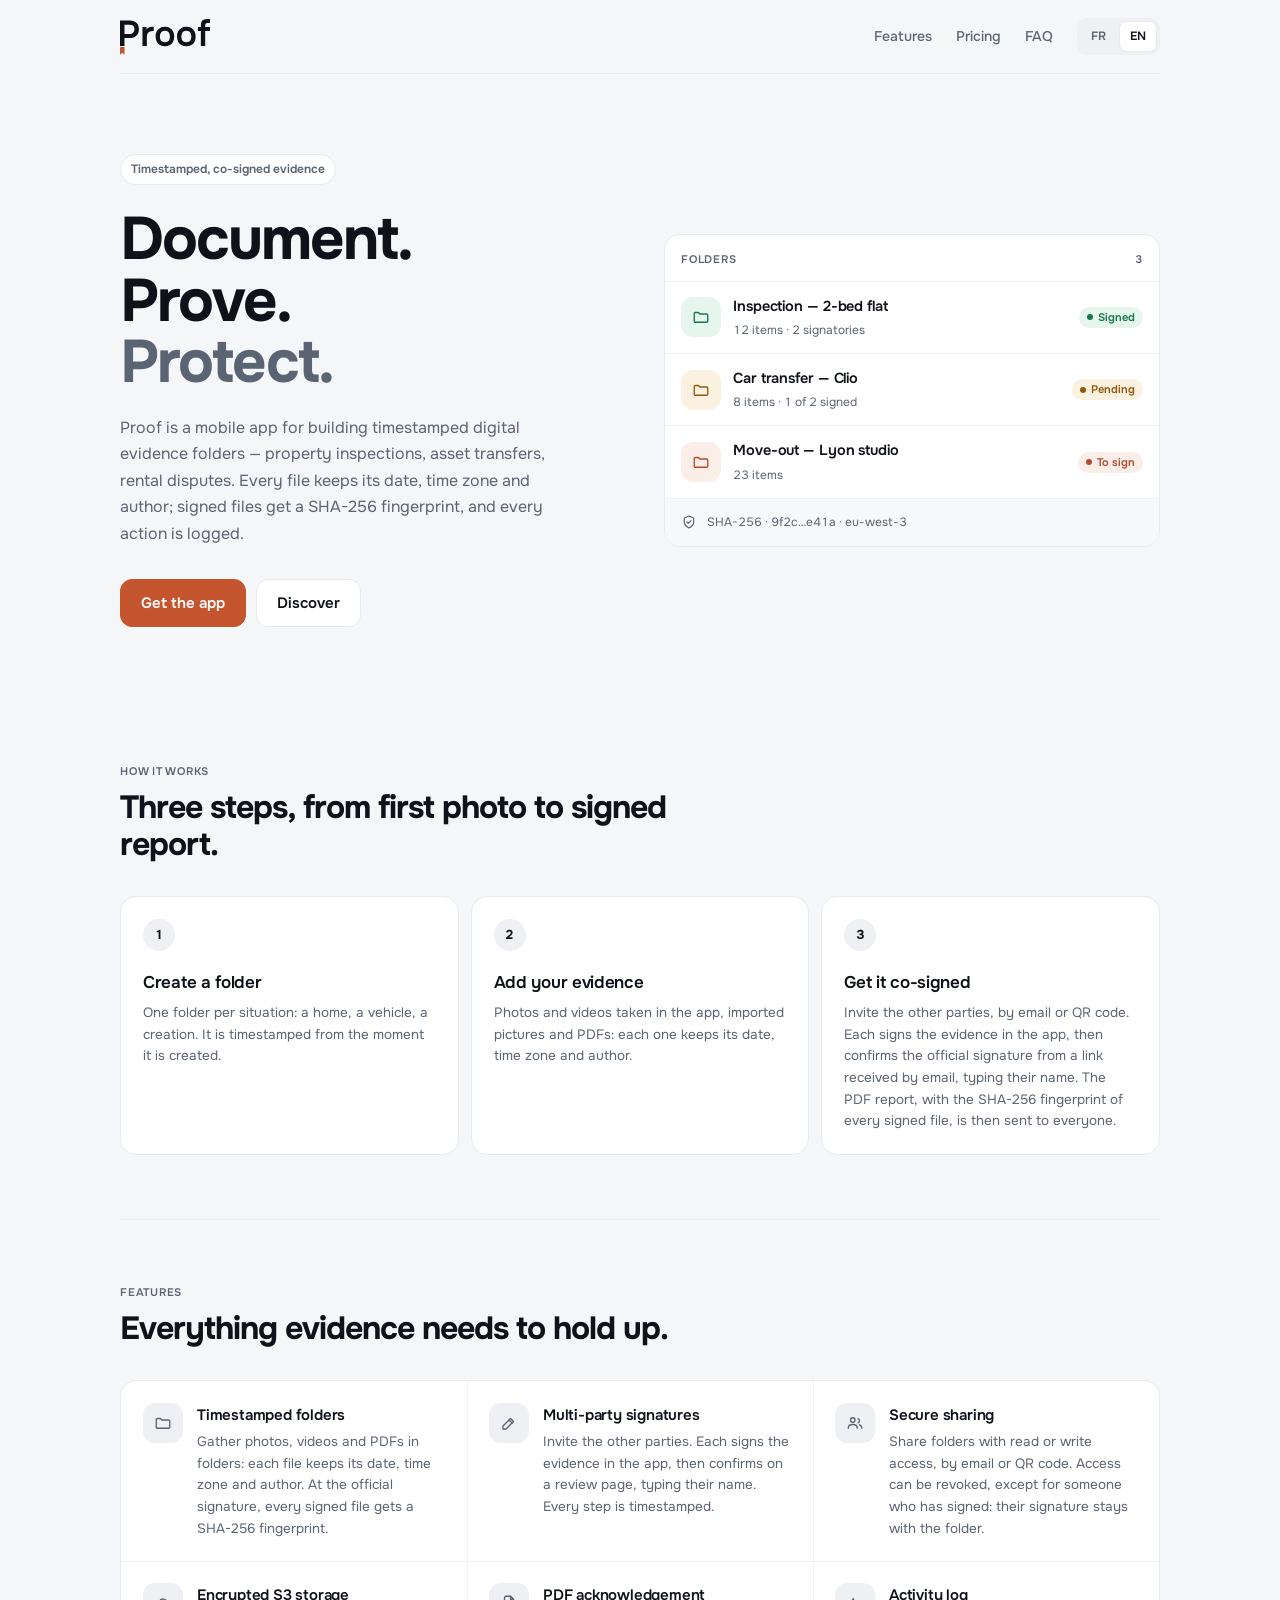
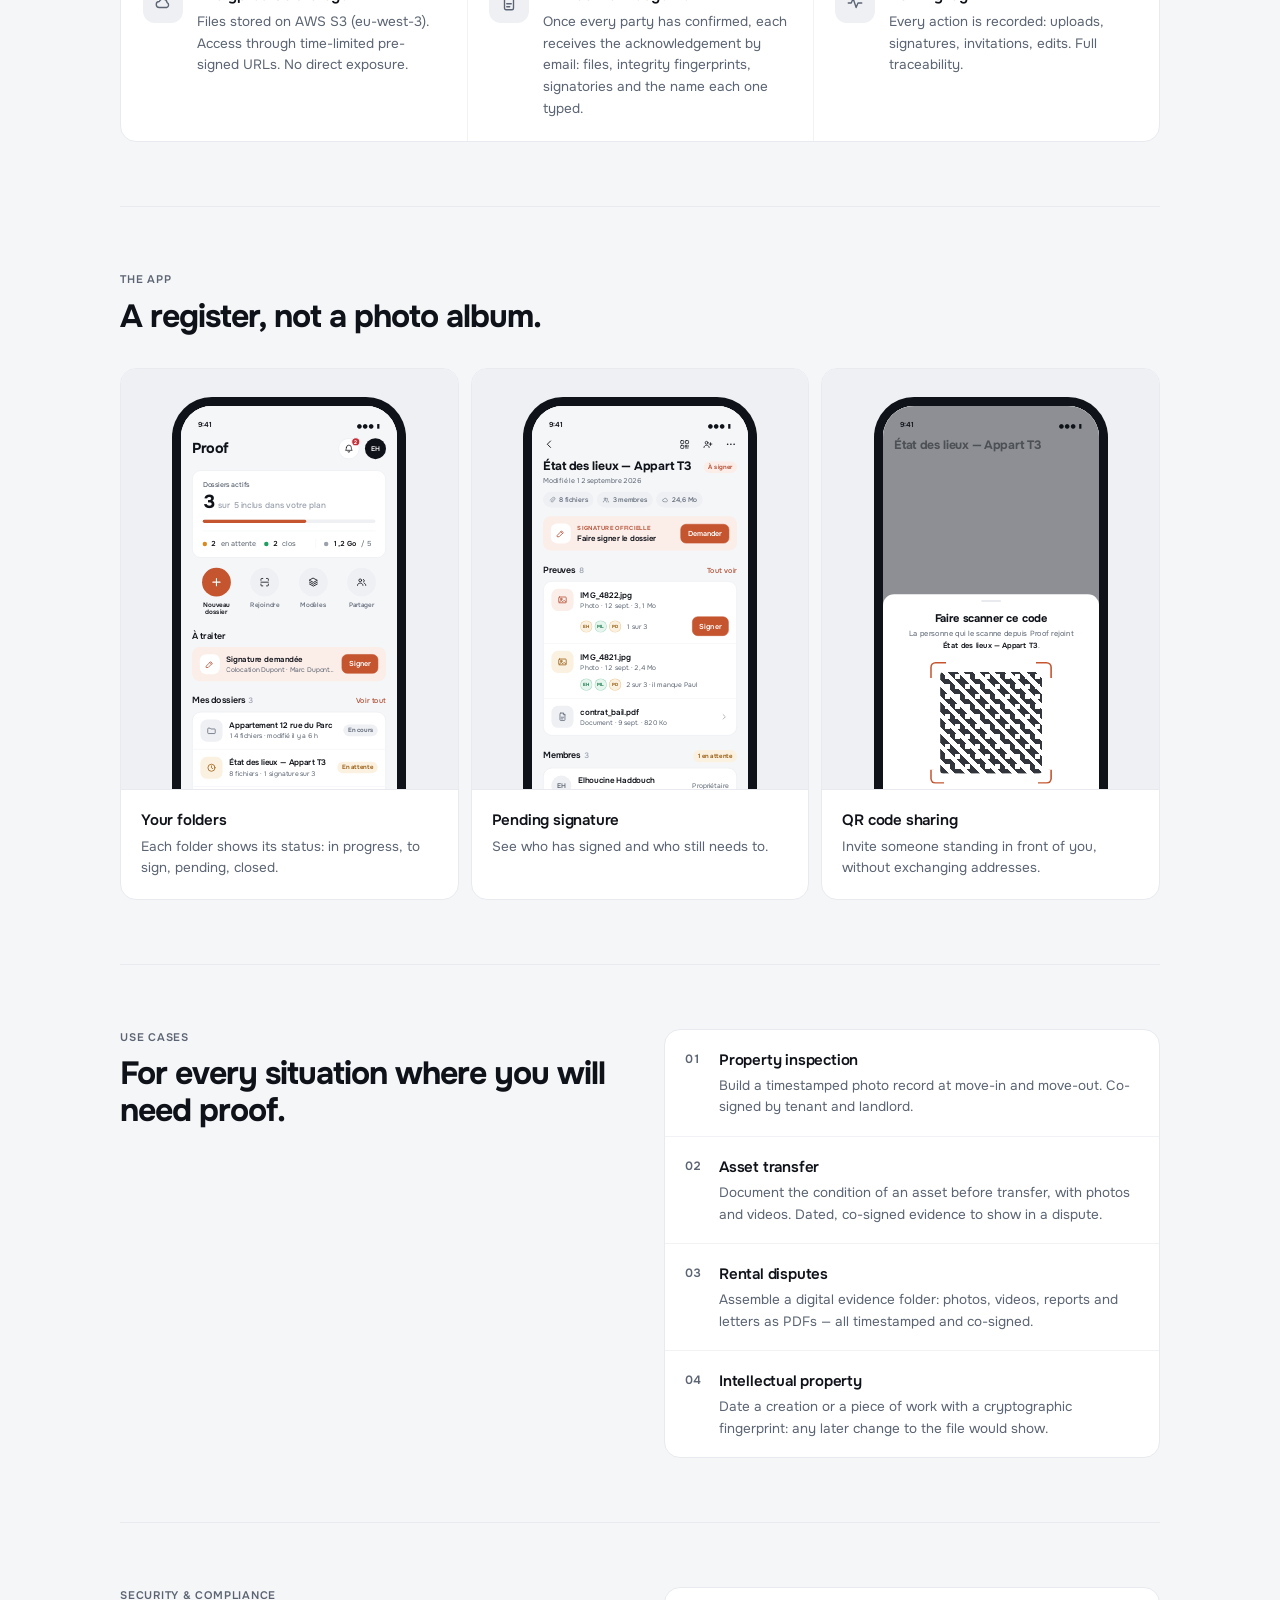
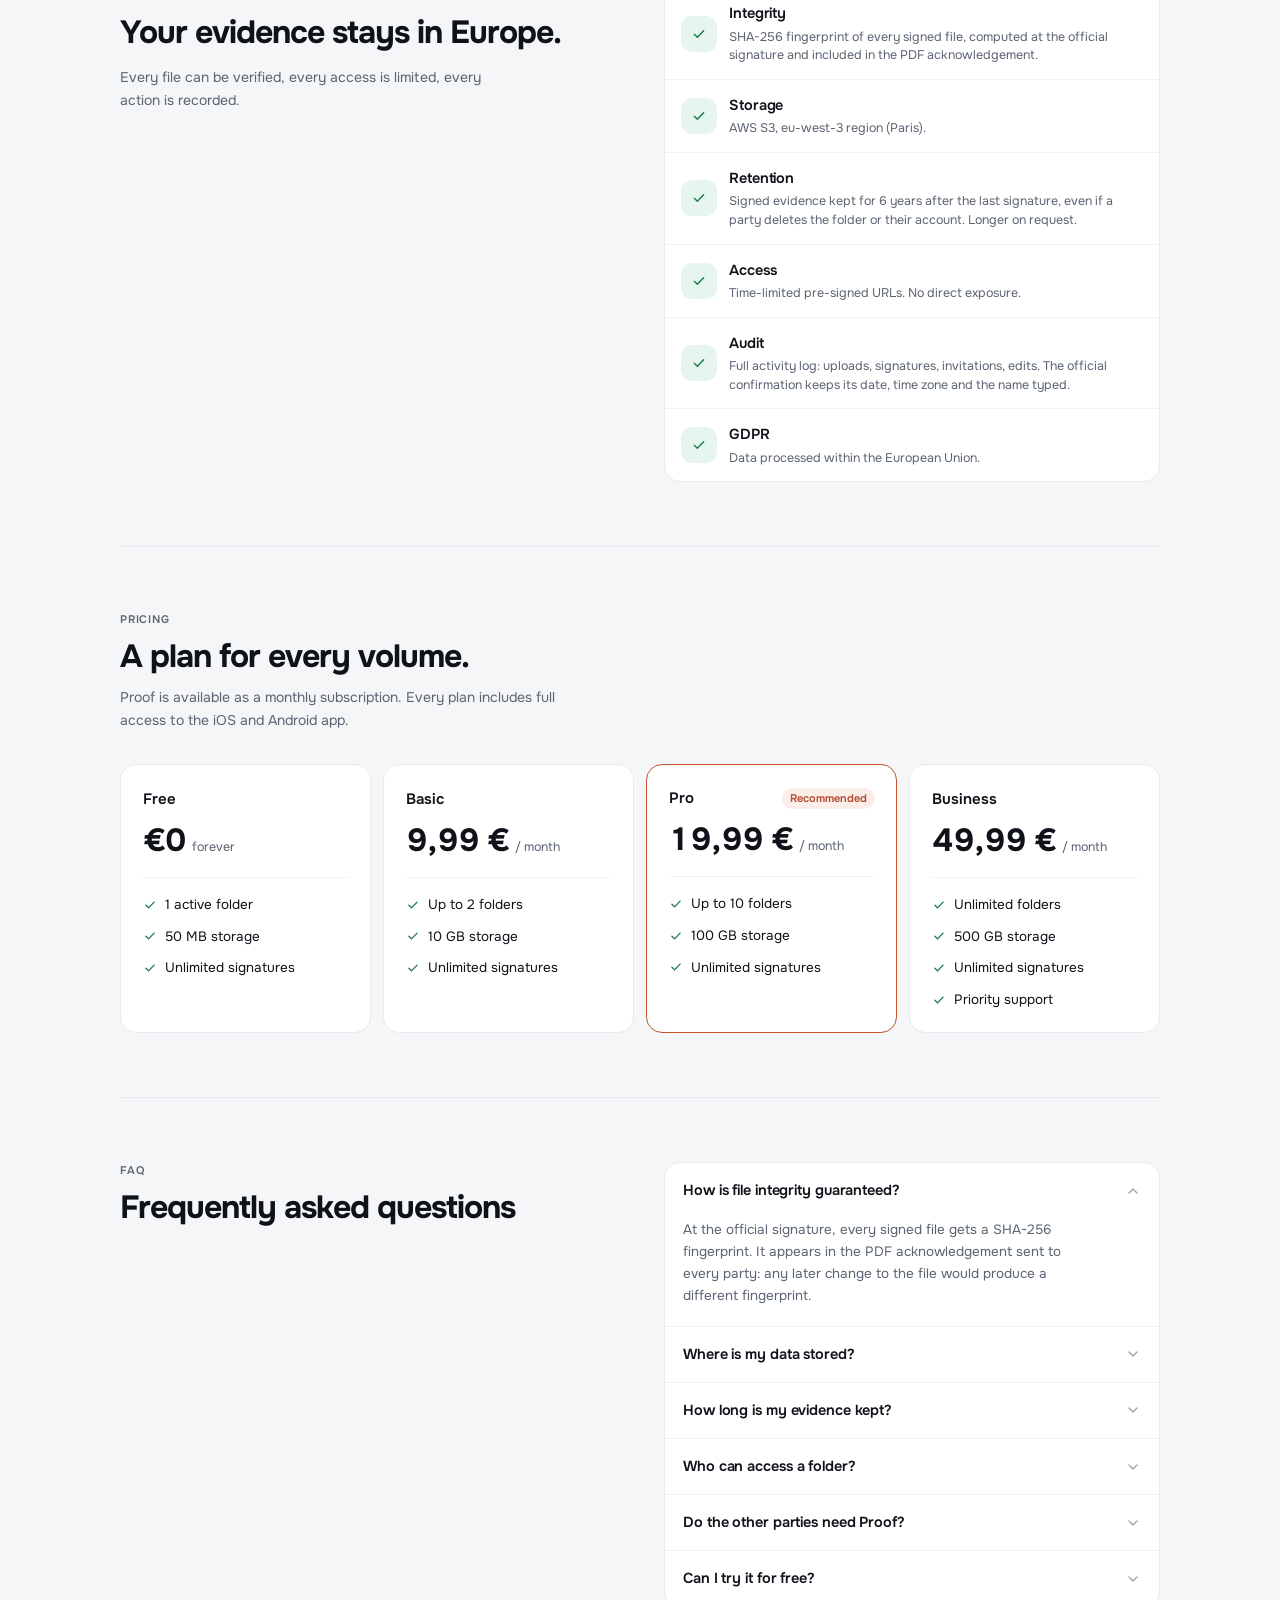
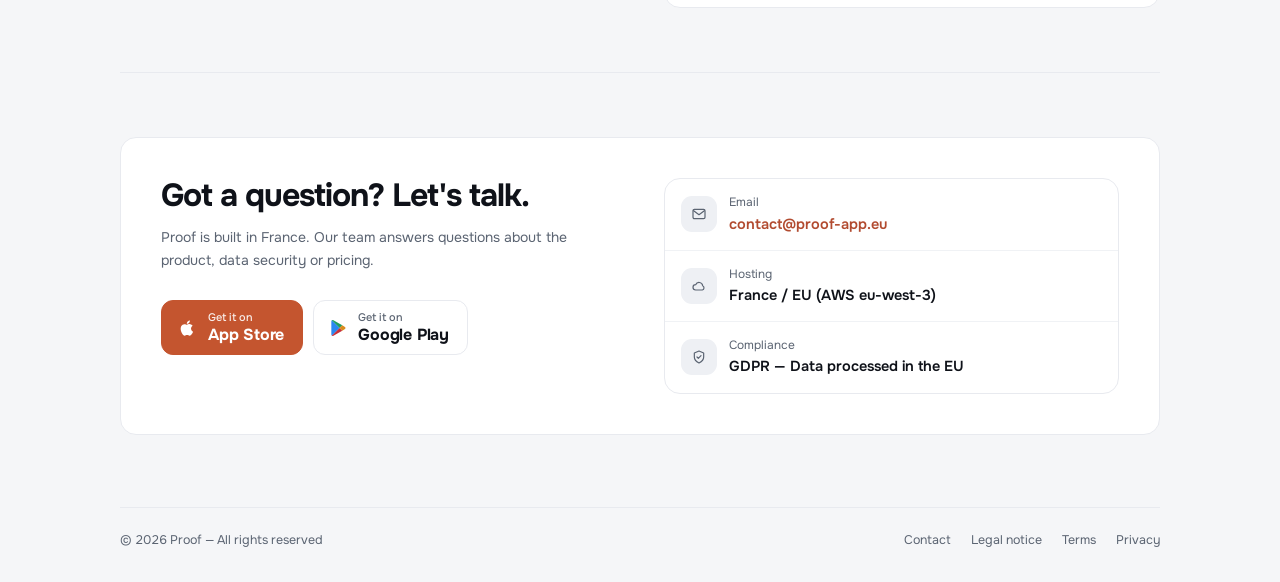
<file: index.html>
<!DOCTYPE html>
<html lang="fr">
<head>
  <meta charset="UTF-8" />
  <meta name="viewport" content="width=device-width, initial-scale=1.0" />
  <title>Proof — Preuves horodatées et co-signées</title>
  <meta name="description" content="Proof est une application mobile pour constituer des dossiers de preuves numériques horodatées et co-signées : état des lieux, cession de biens, litiges locatifs." />
  <meta name="theme-color" content="#F5F6F8" />
  <meta property="og:title" content="Proof — Preuves horodatées et co-signées" />
  <meta property="og:description" content="Documentez. Prouvez. Protégez. Des dossiers de preuves horodatées, co-signées et stockées en Europe." />
  <meta property="og:url" content="https://www.proof-app.eu/" />
  <meta property="og:type" content="website" />
  <link rel="icon" type="image/svg+xml" href="favicon.svg" />
  <link rel="apple-touch-icon" href="apple-touch-icon.png" />
  <link rel="preconnect" href="https://fonts.googleapis.com" />
  <link rel="preconnect" href="https://fonts.gstatic.com" crossorigin />
  <link href="https://fonts.googleapis.com/css2?family=Onest:wght@400;500;600;700&display=swap" rel="stylesheet" />
  <style>
    *, *::before, *::after { box-sizing: border-box; margin: 0; padding: 0; }

    /* Proof 2.0 tokens: one brand colour (terracotta, for actions), three status colours, cool neutrals */
    :root {
      --bg:     #F5F6F8;
      --card:   #FFFFFF;
      --grey:   #EEF0F4;
      --press:  #F7F8FA;
      --line:   #E8EAEF;
      --line2:  #F0F2F5;
      --ink:    #0F1219;
      --ink2:   #5B6472;
      --ink3:   #9AA1AD;
      --brand:  #C4552F;
      --brandL: #FBEDE8;
      --brandD: #B24B30;
      --okL:    #E6F5EE;
      --okD:    #16784A;
      --warnL:  #FBF1E0;
      --warnD:  #94580C;
      --r-card: 16px;
      --r-ctl:  12px;
    }

    html { scroll-behavior: smooth; }
    body {
      background: var(--bg);
      color: var(--ink);
      font-family: 'Onest', system-ui, -apple-system, 'Segoe UI', sans-serif;
      -webkit-font-smoothing: antialiased;
      font-size: 15px;
      line-height: 1.6;
      overflow-x: hidden;
    }
    svg { display: block; }
    a { color: var(--brandD); text-decoration: none; }
    a:hover { color: var(--brand); }
    :focus-visible { outline: 2px solid var(--brand); outline-offset: 2px; border-radius: 4px; }
    .num { font-variant-numeric: tabular-nums; }

    .wrap { max-width: 1080px; margin: 0 auto; padding: 0 20px; }

    /* ── Header ── */
    header {
      position: sticky; top: 0; z-index: 10;
      background: var(--bg);
      display: flex; align-items: center; justify-content: space-between; gap: 16px;
      padding: 18px 0;
      border-bottom: 1px solid var(--line);
    }
    .logo { display: block; line-height: 0; }
    .logo img { height: 36px; width: auto; }
    nav { display: flex; align-items: center; gap: 24px; flex-wrap: wrap; justify-content: flex-end; }
    .nav-link { font-size: 14px; font-weight: 500; color: var(--ink2); }
    .nav-link:hover { color: var(--ink); }
    .lang { display: flex; padding: 3px; gap: 2px; background: var(--grey); border-radius: 10px; }
    .lang button {
      font: inherit; font-size: 12px; font-weight: 600;
      padding: 5px 10px; border-radius: 8px;
      border: 1px solid transparent; background: transparent; color: var(--ink2);
      cursor: pointer;
    }
    .lang button[aria-pressed="true"] { background: var(--card); border-color: var(--line); color: var(--ink); }

    /* ── Shared ── */
    section { padding: 64px 0; border-top: 1px solid var(--line); }
    .kicker {
      font-size: 11px; font-weight: 600; letter-spacing: .07em; text-transform: uppercase;
      color: var(--ink2); margin-bottom: 10px;
    }
    h2 { font-size: 32px; font-weight: 700; letter-spacing: -1px; line-height: 1.15; }
    .h2-gap { margin-bottom: 32px; max-width: 560px; }
    .muted { color: var(--ink2); }
    .card { background: var(--card); border: 1px solid var(--line); border-radius: var(--r-card); }
    .grp { background: var(--card); border: 1px solid var(--line); border-radius: var(--r-card); overflow: hidden; }
    .split {
      display: grid; grid-template-columns: repeat(auto-fit, minmax(300px, 1fr));
      gap: 32px 48px; align-items: start;
    }
    .row-title { font-size: 15px; font-weight: 600; letter-spacing: -.2px; }
    .row-desc { font-size: 13.5px; line-height: 1.6; color: var(--ink2); }

    .btn {
      display: inline-flex; align-items: center; gap: 8px;
      border-radius: var(--r-ctl); padding: 14px 20px;
      font-size: 15px; font-weight: 600; line-height: 1.2;
      background: var(--brand); color: #FFFFFF; border: 1px solid var(--brand);
    }
    .btn:hover { background: var(--brandD); border-color: var(--brandD); color: #FFFFFF; }
    .btn.secondary { background: var(--card); color: var(--ink); border-color: var(--line); }
    .btn.secondary:hover { background: var(--press); color: var(--ink); }
    .btns { display: flex; gap: 10px; flex-wrap: wrap; }

    .ic {
      width: 40px; height: 40px; border-radius: 12px; flex: none;
      background: var(--grey); color: var(--ink2);
      display: flex; align-items: center; justify-content: center;
    }
    .ic.sm { width: 36px; height: 36px; border-radius: 11px; }
    .ic.ok { background: var(--okL); color: var(--okD); }
    .ic.warn { background: var(--warnL); color: var(--warnD); }
    .ic.act { background: var(--brandL); color: var(--brandD); }
    .pill {
      display: inline-flex; align-items: center; gap: 5px; flex: none;
      font-size: 11px; font-weight: 600; line-height: 1.2; white-space: nowrap;
      padding: 4px 8px; border-radius: 999px;
    }
    .pill::before { content: ""; width: 6px; height: 6px; border-radius: 50%; background: currentColor; }
    .pill.ok { background: var(--okL); color: var(--okD); }
    .pill.warn { background: var(--warnL); color: var(--warnD); }
    .pill.act { background: var(--brandL); color: var(--brandD); }

    /* ── Hero ── */
    .hero {
      border-top: 0; padding: 80px 0 72px;
      display: grid; grid-template-columns: repeat(auto-fit, minmax(320px, 1fr));
      gap: 48px; align-items: center;
    }
    .eyebrow {
      display: inline-flex; align-items: center; gap: 6px;
      font-size: 12px; font-weight: 600; color: var(--ink2);
      padding: 5px 10px; border-radius: 999px;
      background: var(--card); border: 1px solid var(--line);
      margin-bottom: 24px;
    }
    h1 {
      font-size: clamp(40px, 5.4vw, 60px); font-weight: 700;
      letter-spacing: -2px; line-height: 1.02; margin-bottom: 22px;
    }
    h1 span { display: block; }
    h1 .muted { color: var(--ink2); }
    .lede { font-size: 16px; line-height: 1.65; color: var(--ink2); max-width: 460px; margin-bottom: 32px; text-wrap: pretty; }

    .register-head { display: flex; align-items: center; justify-content: space-between; padding: 16px 16px 12px; }
    .register-head span { font-size: 11px; font-weight: 600; letter-spacing: .07em; text-transform: uppercase; color: var(--ink2); }
    .register-row { display: flex; align-items: center; gap: 12px; padding: 13px 16px; border-top: 1px solid var(--line2); }
    .register-row .t { flex: 1; min-width: 0; }
    .register-row .n { font-size: 14.5px; font-weight: 600; letter-spacing: -.1px; white-space: nowrap; overflow: hidden; text-overflow: ellipsis; }
    .register-row .s { font-size: 12px; color: var(--ink2); margin-top: 3px; font-variant-numeric: tabular-nums; }
    .register-foot {
      display: flex; align-items: center; gap: 10px;
      padding: 14px 16px; border-top: 1px solid var(--line2); background: var(--press);
      font-size: 12px; color: var(--ink2); font-variant-numeric: tabular-nums;
    }

    /* ── Steps ── */
    .steps { border-top: 0; }
    .steps-grid { display: grid; grid-template-columns: repeat(auto-fit, minmax(240px, 1fr)); gap: 12px; }
    .step { padding: 22px; }
    .step-n {
      width: 32px; height: 32px; border-radius: 50%;
      background: var(--grey); color: var(--ink);
      display: flex; align-items: center; justify-content: center;
      font-size: 13px; font-weight: 700; font-variant-numeric: tabular-nums;
      margin-bottom: 18px;
    }
    .step-title { font-size: 17px; font-weight: 600; letter-spacing: -.3px; margin-bottom: 6px; }

    /* ── Features ── */
    .features-grid { display: grid; grid-template-columns: repeat(auto-fit, minmax(300px, 1fr)); }
    .feature {
      display: flex; gap: 14px; padding: 22px;
      border-bottom: 1px solid var(--line2); border-right: 1px solid var(--line2);
      margin: 0 -1px -1px 0;
    }
    .feature .row-title { margin-bottom: 4px; }

    /* ── Screens ── */
    .screens-grid { display: grid; grid-template-columns: repeat(auto-fit, minmax(280px, 1fr)); gap: 12px; }
    .screen-card { overflow: hidden; }
    .screen-stage { background: var(--grey); display: flex; justify-content: center; padding: 28px 0 0; height: 420px; overflow: hidden; }
    .phone { flex: none; width: 234px; height: 486px; border-radius: 40px; background: var(--ink); padding: 9px; }
    .phone-screen { width: 216px; height: 468px; border-radius: 31px; overflow: hidden; background: var(--bg); }
    .phone-screen iframe {
      width: 390px; height: 844px; border: 0;
      transform: scale(.554); transform-origin: 0 0; pointer-events: none;
    }
    .screen-caption { padding: 18px 20px 20px; border-top: 1px solid var(--line); }
    .screen-caption .row-title { margin-bottom: 4px; }

    /* ── Lists (use cases, security) ── */
    .list-row { display: flex; align-items: flex-start; gap: 14px; padding: 18px 20px; border-top: 1px solid var(--line2); }
    .list-row:first-child { border-top: 0; }
    .list-n { font-size: 12px; font-weight: 600; color: var(--ink2); font-variant-numeric: tabular-nums; padding-top: 2px; flex: none; width: 20px; }
    .list-row .row-title { margin-bottom: 3px; }
    .check-row { display: flex; align-items: center; gap: 12px; padding: 14px 16px; border-top: 1px solid var(--line2); }
    .check-row:first-child { border-top: 0; }
    .check-row .k { font-size: 14.5px; font-weight: 600; letter-spacing: -.1px; }
    .check-row .v { font-size: 12.5px; color: var(--ink2); margin-top: 2px; line-height: 1.5; }
    .sub { font-size: 14px; line-height: 1.65; color: var(--ink2); max-width: 400px; margin-top: 14px; }

    /* ── Pricing ── */
    .price-intro { font-size: 14px; line-height: 1.65; color: var(--ink2); max-width: 480px; margin: 10px 0 32px; }
    .plans { display: grid; grid-template-columns: repeat(auto-fit, minmax(220px, 1fr)); gap: 12px; }
    .plan { padding: 22px; }
    .plan.featured { border: 1.5px solid var(--brand); padding: 21.5px; }
    .plan-head { display: flex; align-items: center; justify-content: space-between; gap: 8px; margin-bottom: 14px; min-height: 22px; }
    .plan-name { font-size: 15px; font-weight: 600; }
    .badge { font-size: 11px; font-weight: 600; line-height: 1.2; padding: 4px 8px; border-radius: 999px; background: var(--brandL); color: var(--brandD); }
    .plan-price { display: flex; align-items: baseline; gap: 6px; margin-bottom: 20px; }
    .plan-price b { font-size: 32px; font-weight: 700; letter-spacing: -1px; font-variant-numeric: tabular-nums; line-height: 1; }
    .plan-price span { font-size: 12.5px; color: var(--ink2); }
    .plan ul { list-style: none; display: flex; flex-direction: column; gap: 10px; padding-top: 16px; border-top: 1px solid var(--line2); }
    .plan li { display: flex; align-items: center; gap: 8px; font-size: 13.5px; }
    .plan li svg { flex: none; }

    /* ── FAQ ── */
    .faq details { border-top: 1px solid var(--line2); }
    .faq details:first-child { border-top: 0; }
    .faq summary {
      display: flex; align-items: center; gap: 12px;
      padding: 16px 18px; cursor: pointer; list-style: none;
      font-size: 14.5px; font-weight: 600; letter-spacing: -.1px;
    }
    .faq summary::-webkit-details-marker { display: none; }
    .faq summary:hover { background: var(--press); }
    .faq summary span { flex: 1; }
    .faq summary svg { color: var(--ink3); flex: none; transition: transform .2s; }
    .faq details[open] summary svg { transform: rotate(180deg); }
    .faq p { padding: 0 48px 18px 18px; font-size: 13.5px; line-height: 1.65; color: var(--ink2); text-wrap: pretty; }

    /* ── Download & contact ── */
    .download { padding: 64px 0 72px; }
    .download-card { padding: 40px; }
    .download-card .sub { max-width: 420px; margin: 12px 0 28px; }
    .store { display: inline-flex; align-items: center; gap: 10px; padding: 10px 18px 10px 14px; }
    .store small { display: block; font-size: 11px; font-weight: 500; opacity: .9; }
    .store strong { display: block; font-size: 16px; font-weight: 700; letter-spacing: -.2px; }
    .store.secondary small { color: var(--ink2); opacity: 1; }
    .contact-row { display: flex; align-items: center; gap: 12px; padding: 14px 16px; border-top: 1px solid var(--line2); }
    .contact-row:first-child { border-top: 0; }
    .contact-row .t { flex: 1; min-width: 0; }
    .contact-row .k { font-size: 12px; color: var(--ink2); }
    .contact-row .v { font-size: 14.5px; font-weight: 600; }

    /* ── Footer ── */
    footer {
      border-top: 1px solid var(--line); padding: 22px 0 32px;
      display: flex; align-items: center; justify-content: space-between; gap: 16px; flex-wrap: wrap;
      font-size: 12.5px; color: var(--ink2);
    }
    footer nav { gap: 20px; }
    footer a { color: var(--ink2); }
    footer a:hover { color: var(--ink); }

    @media (max-width: 640px) {
      header { flex-wrap: wrap; }
      nav { gap: 16px; }
      .hero { padding: 48px 0 56px; }
      .download-card { padding: 24px; }
      h2 { font-size: 28px; }
    }
  </style>
</head>
<body>
<div class="wrap">

  <header>
    <a href="#" class="logo"><img src="assets/logo.svg" alt="Proof" width="90" height="36" /></a>
    <nav aria-label="Navigation principale">
      <a href="#features" class="nav-link" data-i18n="navFeat">Fonctionnalités</a>
      <a href="#pricing" class="nav-link" data-i18n="navPrice">Tarifs</a>
      <a href="#faq" class="nav-link">FAQ</a>
      <div class="lang" role="group" aria-label="Langue / Language">
        <button type="button" data-lang="fr" aria-pressed="true">FR</button>
        <button type="button" data-lang="en" aria-pressed="false">EN</button>
      </div>
    </nav>
  </header>

  <main>

  <!-- Hero -->
  <section class="hero">
    <div>
      <span class="eyebrow" data-i18n="eyebrow">Preuves horodatées et co-signées</span>
      <h1><span data-i18n="h1a">Documentez.</span><span data-i18n="h1b">Prouvez.</span><span class="muted" data-i18n="h1c">Protégez.</span></h1>
      <p class="lede" data-i18n="desc1">Proof est une application mobile pour constituer des dossiers de preuves numériques horodatées — état des lieux, cession de biens, litiges locatifs. Chaque fichier garde sa date, son fuseau horaire et son auteur ; les fichiers signés reçoivent une empreinte SHA-256, et chaque action est tracée.</p>
      <div class="btns">
        <a href="#download" class="btn" data-i18n="ctaStore">Télécharger l'app</a>
        <a href="#features" class="btn secondary" data-i18n="ctaMore">Découvrir</a>
      </div>
    </div>
    <div class="grp" aria-hidden="true">
      <div class="register-head"><span data-i18n="regTitle">Dossiers</span><span class="num">3</span></div>
      <div class="register-row">
        <div class="ic ok"><svg width="18" height="18" viewBox="0 0 24 24" fill="none" stroke="currentColor" stroke-width="1.8" stroke-linecap="round" stroke-linejoin="round"><path d="M3 7.5A1.5 1.5 0 0 1 4.5 6h4l2 2h9A1.5 1.5 0 0 1 21 9.5v8a1.5 1.5 0 0 1-1.5 1.5h-15A1.5 1.5 0 0 1 3 17.5z"/></svg></div>
        <div class="t"><div class="n" data-i18n="reg.0.name">État des lieux — Appart T3</div><div class="s" data-i18n="reg.0.sub">12 preuves · 2 signataires</div></div>
        <span class="pill ok" data-i18n="reg.0.status">Signé</span>
      </div>
      <div class="register-row">
        <div class="ic warn"><svg width="18" height="18" viewBox="0 0 24 24" fill="none" stroke="currentColor" stroke-width="1.8" stroke-linecap="round" stroke-linejoin="round"><path d="M3 7.5A1.5 1.5 0 0 1 4.5 6h4l2 2h9A1.5 1.5 0 0 1 21 9.5v8a1.5 1.5 0 0 1-1.5 1.5h-15A1.5 1.5 0 0 1 3 17.5z"/></svg></div>
        <div class="t"><div class="n" data-i18n="reg.1.name">Cession véhicule Clio</div><div class="s" data-i18n="reg.1.sub">8 preuves · 1 sur 2 signé</div></div>
        <span class="pill warn" data-i18n="reg.1.status">En attente</span>
      </div>
      <div class="register-row">
        <div class="ic act"><svg width="18" height="18" viewBox="0 0 24 24" fill="none" stroke="currentColor" stroke-width="1.8" stroke-linecap="round" stroke-linejoin="round"><path d="M3 7.5A1.5 1.5 0 0 1 4.5 6h4l2 2h9A1.5 1.5 0 0 1 21 9.5v8a1.5 1.5 0 0 1-1.5 1.5h-15A1.5 1.5 0 0 1 3 17.5z"/></svg></div>
        <div class="t"><div class="n" data-i18n="reg.2.name">Sortie studio Lyon 7e</div><div class="s" data-i18n="reg.2.sub">23 preuves</div></div>
        <span class="pill act" data-i18n="reg.2.status">À signer</span>
      </div>
      <div class="register-foot">
        <svg width="16" height="16" viewBox="0 0 24 24" fill="none" stroke="currentColor" stroke-width="1.8" stroke-linecap="round" stroke-linejoin="round"><path d="M12 3l7 3v6c0 4-3 7-7 9-4-2-7-5-7-9V6z"/><path d="M9 12l2 2 4-4"/></svg>
        <span>SHA-256 · 9f2c…e41a · eu-west-3</span>
      </div>
    </div>
  </section>

  <!-- Steps -->
  <section class="steps">
    <p class="kicker" data-i18n="stepsLabel">Comment ça marche</p>
    <h2 class="h2-gap" data-i18n="stepsH2">Trois étapes, du premier cliché au rapport signé.</h2>
    <div class="steps-grid">
      <div class="card step"><div class="step-n">1</div><div class="step-title" data-i18n="steps.0.title">Créez un dossier</div><p class="row-desc" data-i18n="steps.0.desc">Un dossier par situation : un logement, un véhicule, une création. Il est horodaté dès sa création.</p></div>
      <div class="card step"><div class="step-n">2</div><div class="step-title" data-i18n="steps.1.title">Ajoutez vos preuves</div><p class="row-desc" data-i18n="steps.1.desc">Photos et vidéos prises dans l'app, images et PDF importés : chaque preuve garde sa date, son fuseau horaire et son auteur.</p></div>
      <div class="card step"><div class="step-n">3</div><div class="step-title" data-i18n="steps.2.title">Faites co-signer</div><p class="row-desc" data-i18n="steps.2.desc">Invitez les autres parties, par e-mail ou par QR code. Chacun signe les preuves dans l'app, puis confirme la signature officielle depuis un lien reçu par e-mail, en saisissant son nom. Le rapport PDF, avec l'empreinte SHA-256 de chaque fichier signé, est alors envoyé à tous.</p></div>
    </div>
  </section>

  <!-- Features -->
  <section id="features">
    <p class="kicker" data-i18n="featLabel">Fonctionnalités</p>
    <h2 class="h2-gap" data-i18n="featH2">Tout ce qu'il faut pour qu'une preuve tienne.</h2>
    <div class="grp features-grid">
      <div class="feature">
        <div class="ic"><svg width="18" height="18" viewBox="0 0 24 24" fill="none" stroke="currentColor" stroke-width="1.8" stroke-linecap="round" stroke-linejoin="round"><path d="M3 7.5A1.5 1.5 0 0 1 4.5 6h4l2 2h9A1.5 1.5 0 0 1 21 9.5v8a1.5 1.5 0 0 1-1.5 1.5h-15A1.5 1.5 0 0 1 3 17.5z"/></svg></div>
        <div><h3 class="row-title" data-i18n="features.0.title">Dossiers horodatés</h3><p class="row-desc" data-i18n="features.0.desc">Rassemblez photos, vidéos et PDF dans des dossiers : chaque fichier garde sa date, son fuseau horaire et son auteur. À la signature officielle, chaque fichier signé reçoit une empreinte SHA-256.</p></div>
      </div>
      <div class="feature">
        <div class="ic"><svg width="18" height="18" viewBox="0 0 24 24" fill="none" stroke="currentColor" stroke-width="1.8" stroke-linecap="round" stroke-linejoin="round"><path d="M4 20h4l10-10-4-4L4 16z"/><path d="M12 8l4 4"/></svg></div>
        <div><h3 class="row-title" data-i18n="features.1.title">Signatures multi-parties</h3><p class="row-desc" data-i18n="features.1.desc">Invitez les autres parties. Chacun signe les preuves dans l'app, puis confirme sur une page de relecture en saisissant son nom. Chaque étape est horodatée.</p></div>
      </div>
      <div class="feature">
        <div class="ic"><svg width="18" height="18" viewBox="0 0 24 24" fill="none" stroke="currentColor" stroke-width="1.8" stroke-linecap="round" stroke-linejoin="round"><circle cx="9" cy="8" r="3"/><path d="M3 19c0-3 2.7-5 6-5s6 2 6 5"/><path d="M16 6.2a3 3 0 0 1 0 5.6"/><path d="M18 14.4c2 .7 3 2.2 3 4.6"/></svg></div>
        <div><h3 class="row-title" data-i18n="features.2.title">Partage sécurisé</h3><p class="row-desc" data-i18n="features.2.desc">Partagez des dossiers avec des droits lecture ou écriture, par e-mail ou par QR code. Accès révocable, sauf pour une personne qui a déjà signé : sa signature reste attachée au dossier.</p></div>
      </div>
      <div class="feature">
        <div class="ic"><svg width="18" height="18" viewBox="0 0 24 24" fill="none" stroke="currentColor" stroke-width="1.8" stroke-linecap="round" stroke-linejoin="round"><path d="M7 18a4 4 0 0 1 0-8 5.5 5.5 0 0 1 10.5 1.5A3.5 3.5 0 0 1 17 18z"/></svg></div>
        <div><h3 class="row-title" data-i18n="features.3.title">Stockage chiffré S3</h3><p class="row-desc" data-i18n="features.3.desc">Fichiers stockés sur AWS S3 (eu-west-3). Accès via URLs pré-signées à durée limitée. Aucune exposition directe.</p></div>
      </div>
      <div class="feature">
        <div class="ic"><svg width="18" height="18" viewBox="0 0 24 24" fill="none" stroke="currentColor" stroke-width="1.8" stroke-linecap="round" stroke-linejoin="round"><path d="M8 3h6l4 4v12a2 2 0 0 1-2 2H8a2 2 0 0 1-2-2V5a2 2 0 0 1 2-2z"/><path d="M14 3v4h4"/><path d="M9 13h6M9 17h4"/></svg></div>
        <div><h3 class="row-title" data-i18n="features.4.title">Accusé de réception PDF</h3><p class="row-desc" data-i18n="features.4.desc">Quand toutes les parties ont confirmé, chacune reçoit l'accusé par e-mail : fichiers, empreintes d'intégrité, signataires et nom saisi par chacun.</p></div>
      </div>
      <div class="feature">
        <div class="ic"><svg width="18" height="18" viewBox="0 0 24 24" fill="none" stroke="currentColor" stroke-width="1.8" stroke-linecap="round" stroke-linejoin="round"><path d="M3 12h4l2.5-6 4 12 2.5-6H21"/></svg></div>
        <div><h3 class="row-title" data-i18n="features.5.title">Journal d'activité</h3><p class="row-desc" data-i18n="features.5.desc">Toutes les actions sont enregistrées : uploads, signatures, invitations, modifications. Traçabilité totale.</p></div>
      </div>
    </div>
  </section>

  <!-- Screens -->
  <section>
    <p class="kicker" data-i18n="screensLabel">L'application</p>
    <h2 class="h2-gap" data-i18n="screensH2">Un registre, pas un album photo.</h2>
    <div class="screens-grid">
      <div class="card screen-card">
        <div class="screen-stage"><div class="phone"><div class="phone-screen"><iframe src="screens/main.html" scrolling="no" tabindex="-1" title="Proof — Dossiers" loading="lazy"></iframe></div></div></div>
        <div class="screen-caption"><h3 class="row-title" data-i18n="screens.0.title">Vos dossiers</h3><p class="row-desc" data-i18n="screens.0.desc">Chaque dossier affiche son état : en cours, à signer, en attente, clos.</p></div>
      </div>
      <div class="card screen-card">
        <div class="screen-stage"><div class="phone"><div class="phone-screen"><iframe src="screens/dossier.html" scrolling="no" tabindex="-1" title="Proof — Signature en attente" loading="lazy"></iframe></div></div></div>
        <div class="screen-caption"><h3 class="row-title" data-i18n="screens.1.title">Signature en attente</h3><p class="row-desc" data-i18n="screens.1.desc">Suivez qui a signé et qui doit encore le faire.</p></div>
      </div>
      <div class="card screen-card">
        <div class="screen-stage"><div class="phone"><div class="phone-screen"><iframe src="screens/partage.html" scrolling="no" tabindex="-1" title="Proof — Partage par QR code" loading="lazy"></iframe></div></div></div>
        <div class="screen-caption"><h3 class="row-title" data-i18n="screens.2.title">Partage par QR code</h3><p class="row-desc" data-i18n="screens.2.desc">Invitez une partie en face de vous, sans échanger d'adresse.</p></div>
      </div>
    </div>
  </section>

  <!-- Use cases -->
  <section>
    <div class="split">
      <div>
        <p class="kicker" data-i18n="useLabel">Cas d'usage</p>
        <h2 data-i18n="useH2">Pour chaque situation où il faudra prouver.</h2>
      </div>
      <div class="grp">
        <div class="list-row"><span class="list-n">01</span><div><h3 class="row-title" data-i18n="usecases.0.title">État des lieux</h3><p class="row-desc" data-i18n="usecases.0.desc">Constituez un dossier photographique horodaté à l'entrée et à la sortie d'un logement. Co-signé par locataire et bailleur.</p></div></div>
        <div class="list-row"><span class="list-n">02</span><div><h3 class="row-title" data-i18n="usecases.1.title">Cession de biens</h3><p class="row-desc" data-i18n="usecases.1.desc">Documentez l'état d'un bien avant cession, photos et vidéos à l'appui. Des preuves datées et co-signées à présenter en cas de litige.</p></div></div>
        <div class="list-row"><span class="list-n">03</span><div><h3 class="row-title" data-i18n="usecases.2.title">Litiges locatifs</h3><p class="row-desc" data-i18n="usecases.2.desc">Constituez un dossier de preuves numériques : photos, vidéos, constats et courriers en PDF — tous horodatés et co-signés.</p></div></div>
        <div class="list-row"><span class="list-n">04</span><div><h3 class="row-title" data-i18n="usecases.3.title">Propriété intellectuelle</h3><p class="row-desc" data-i18n="usecases.3.desc">Datez une création ou un travail avec une empreinte cryptographique : toute modification ultérieure du fichier se verrait.</p></div></div>
      </div>
    </div>
  </section>

  <!-- Security -->
  <section>
    <div class="split">
      <div>
        <p class="kicker" data-i18n="secLabel">Sécurité &amp; conformité</p>
        <h2 data-i18n="secH2">Vos preuves restent en Europe.</h2>
        <p class="sub" data-i18n="secSub">Chaque fichier est vérifiable, chaque accès est limité, chaque action est consignée.</p>
      </div>
      <div class="grp">
        <div class="check-row"><div class="ic sm ok"><svg width="16" height="16" viewBox="0 0 24 24" fill="none" stroke="currentColor" stroke-width="2" stroke-linecap="round" stroke-linejoin="round"><path d="M5 12.5l4.5 4.5L19 7"/></svg></div><div><div class="k" data-i18n="security.0.k">Intégrité</div><div class="v" data-i18n="security.0.v">Empreinte SHA-256 de chaque fichier signé, calculée à la signature officielle et reportée dans l'accusé PDF.</div></div></div>
        <div class="check-row"><div class="ic sm ok"><svg width="16" height="16" viewBox="0 0 24 24" fill="none" stroke="currentColor" stroke-width="2" stroke-linecap="round" stroke-linejoin="round"><path d="M5 12.5l4.5 4.5L19 7"/></svg></div><div><div class="k" data-i18n="security.1.k">Stockage</div><div class="v" data-i18n="security.1.v">AWS S3, région eu-west-3 (Paris).</div></div></div>
        <div class="check-row"><div class="ic sm ok"><svg width="16" height="16" viewBox="0 0 24 24" fill="none" stroke="currentColor" stroke-width="2" stroke-linecap="round" stroke-linejoin="round"><path d="M5 12.5l4.5 4.5L19 7"/></svg></div><div><div class="k" data-i18n="security.5.k">Conservation</div><div class="v" data-i18n="security.5.v">Preuves signées conservées 6 ans après la dernière signature, même si une partie supprime le dossier ou son compte. Plus longtemps sur demande.</div></div></div>
        <div class="check-row"><div class="ic sm ok"><svg width="16" height="16" viewBox="0 0 24 24" fill="none" stroke="currentColor" stroke-width="2" stroke-linecap="round" stroke-linejoin="round"><path d="M5 12.5l4.5 4.5L19 7"/></svg></div><div><div class="k" data-i18n="security.2.k">Accès</div><div class="v" data-i18n="security.2.v">URLs pré-signées à durée limitée. Aucune exposition directe.</div></div></div>
        <div class="check-row"><div class="ic sm ok"><svg width="16" height="16" viewBox="0 0 24 24" fill="none" stroke="currentColor" stroke-width="2" stroke-linecap="round" stroke-linejoin="round"><path d="M5 12.5l4.5 4.5L19 7"/></svg></div><div><div class="k" data-i18n="security.3.k">Traçabilité</div><div class="v" data-i18n="security.3.v">Journal d'activité complet : dépôts, signatures, invitations, modifications. La confirmation officielle garde sa date, son fuseau horaire et le nom saisi.</div></div></div>
        <div class="check-row"><div class="ic sm ok"><svg width="16" height="16" viewBox="0 0 24 24" fill="none" stroke="currentColor" stroke-width="2" stroke-linecap="round" stroke-linejoin="round"><path d="M5 12.5l4.5 4.5L19 7"/></svg></div><div><div class="k" data-i18n="security.4.k">RGPD</div><div class="v" data-i18n="security.4.v">Données traitées en Union Européenne.</div></div></div>
      </div>
    </div>
  </section>

  <!-- Pricing -->
  <section id="pricing">
    <p class="kicker" data-i18n="priceLabel">Tarifs</p>
    <h2 data-i18n="priceH2">Un plan pour chaque volume.</h2>
    <p class="price-intro" data-i18n="priceIntro">Proof est disponible par abonnement mensuel. Chaque plan inclut l'accès complet à l'application mobile iOS et Android.</p>
    <div class="plans">
      <div class="card plan">
        <div class="plan-head"><span class="plan-name">Free</span></div>
        <div class="plan-price"><b data-i18n="free">0 €</b><span data-i18n="forever">pour toujours</span></div>
        <ul>
          <li><svg width="14" height="14" viewBox="0 0 24 24" fill="none" stroke="#16784A" stroke-width="2.2" stroke-linecap="round" stroke-linejoin="round" aria-hidden="true"><path d="M5 12.5l4.5 4.5L19 7"/></svg><span data-i18n="plans.0.0">1 dossier actif</span></li>
          <li><svg width="14" height="14" viewBox="0 0 24 24" fill="none" stroke="#16784A" stroke-width="2.2" stroke-linecap="round" stroke-linejoin="round" aria-hidden="true"><path d="M5 12.5l4.5 4.5L19 7"/></svg><span data-i18n="plans.0.1">50 Mo de stockage</span></li>
          <li><svg width="14" height="14" viewBox="0 0 24 24" fill="none" stroke="#16784A" stroke-width="2.2" stroke-linecap="round" stroke-linejoin="round" aria-hidden="true"><path d="M5 12.5l4.5 4.5L19 7"/></svg><span data-i18n="plans.0.2">Signatures illimitées</span></li>
        </ul>
      </div>
      <div class="card plan">
        <div class="plan-head"><span class="plan-name">Basic</span></div>
        <div class="plan-price"><b>9,99 €</b><span data-i18n="month">/ mois</span></div>
        <ul>
          <li><svg width="14" height="14" viewBox="0 0 24 24" fill="none" stroke="#16784A" stroke-width="2.2" stroke-linecap="round" stroke-linejoin="round" aria-hidden="true"><path d="M5 12.5l4.5 4.5L19 7"/></svg><span data-i18n="plans.1.0">Jusqu'à 2 dossiers</span></li>
          <li><svg width="14" height="14" viewBox="0 0 24 24" fill="none" stroke="#16784A" stroke-width="2.2" stroke-linecap="round" stroke-linejoin="round" aria-hidden="true"><path d="M5 12.5l4.5 4.5L19 7"/></svg><span data-i18n="plans.1.1">10 Go de stockage</span></li>
          <li><svg width="14" height="14" viewBox="0 0 24 24" fill="none" stroke="#16784A" stroke-width="2.2" stroke-linecap="round" stroke-linejoin="round" aria-hidden="true"><path d="M5 12.5l4.5 4.5L19 7"/></svg><span data-i18n="plans.1.2">Signatures illimitées</span></li>
        </ul>
      </div>
      <div class="card plan featured">
        <div class="plan-head"><span class="plan-name">Pro</span><span class="badge" data-i18n="recommended">Recommandé</span></div>
        <div class="plan-price"><b>19,99 €</b><span data-i18n="month">/ mois</span></div>
        <ul>
          <li><svg width="14" height="14" viewBox="0 0 24 24" fill="none" stroke="#16784A" stroke-width="2.2" stroke-linecap="round" stroke-linejoin="round" aria-hidden="true"><path d="M5 12.5l4.5 4.5L19 7"/></svg><span data-i18n="plans.2.0">Jusqu'à 10 dossiers</span></li>
          <li><svg width="14" height="14" viewBox="0 0 24 24" fill="none" stroke="#16784A" stroke-width="2.2" stroke-linecap="round" stroke-linejoin="round" aria-hidden="true"><path d="M5 12.5l4.5 4.5L19 7"/></svg><span data-i18n="plans.2.1">100 Go de stockage</span></li>
          <li><svg width="14" height="14" viewBox="0 0 24 24" fill="none" stroke="#16784A" stroke-width="2.2" stroke-linecap="round" stroke-linejoin="round" aria-hidden="true"><path d="M5 12.5l4.5 4.5L19 7"/></svg><span data-i18n="plans.2.2">Signatures illimitées</span></li>
        </ul>
      </div>
      <div class="card plan">
        <div class="plan-head"><span class="plan-name">Business</span></div>
        <div class="plan-price"><b>49,99 €</b><span data-i18n="month">/ mois</span></div>
        <ul>
          <li><svg width="14" height="14" viewBox="0 0 24 24" fill="none" stroke="#16784A" stroke-width="2.2" stroke-linecap="round" stroke-linejoin="round" aria-hidden="true"><path d="M5 12.5l4.5 4.5L19 7"/></svg><span data-i18n="plans.3.0">Dossiers illimités</span></li>
          <li><svg width="14" height="14" viewBox="0 0 24 24" fill="none" stroke="#16784A" stroke-width="2.2" stroke-linecap="round" stroke-linejoin="round" aria-hidden="true"><path d="M5 12.5l4.5 4.5L19 7"/></svg><span data-i18n="plans.3.1">500 Go de stockage</span></li>
          <li><svg width="14" height="14" viewBox="0 0 24 24" fill="none" stroke="#16784A" stroke-width="2.2" stroke-linecap="round" stroke-linejoin="round" aria-hidden="true"><path d="M5 12.5l4.5 4.5L19 7"/></svg><span data-i18n="plans.3.2">Signatures illimitées</span></li>
          <li><svg width="14" height="14" viewBox="0 0 24 24" fill="none" stroke="#16784A" stroke-width="2.2" stroke-linecap="round" stroke-linejoin="round" aria-hidden="true"><path d="M5 12.5l4.5 4.5L19 7"/></svg><span data-i18n="plans.3.3">Support prioritaire</span></li>
        </ul>
      </div>
    </div>
  </section>

  <!-- FAQ -->
  <section id="faq">
    <div class="split">
      <div>
        <p class="kicker">FAQ</p>
        <h2 data-i18n="faqH2">Questions fréquentes</h2>
      </div>
      <div class="grp faq">
        <details open>
          <summary><span data-i18n="faq.0.q">Comment l'intégrité d'un fichier est-elle garantie ?</span><svg width="16" height="16" viewBox="0 0 24 24" fill="none" stroke="currentColor" stroke-width="2" stroke-linecap="round" stroke-linejoin="round" aria-hidden="true"><path d="M6 9l6 6 6-6"/></svg></summary>
          <p data-i18n="faq.0.a">À la signature officielle, chaque fichier signé reçoit une empreinte SHA-256. Cette empreinte figure dans l'accusé PDF envoyé à toutes les parties : toute modification ultérieure du fichier la rendrait différente.</p>
        </details>
        <details>
          <summary><span data-i18n="faq.1.q">Où sont stockées mes données ?</span><svg width="16" height="16" viewBox="0 0 24 24" fill="none" stroke="currentColor" stroke-width="2" stroke-linecap="round" stroke-linejoin="round" aria-hidden="true"><path d="M6 9l6 6 6-6"/></svg></summary>
          <p data-i18n="faq.1.a">Sur AWS S3, dans la région eu-west-3 (Paris). Les données sont traitées en Union Européenne, conformément au RGPD.</p>
        </details>
        <details>
          <summary><span data-i18n="faq.5.q">Combien de temps mes preuves sont-elles conservées ?</span><svg width="16" height="16" viewBox="0 0 24 24" fill="none" stroke="currentColor" stroke-width="2" stroke-linecap="round" stroke-linejoin="round" aria-hidden="true"><path d="M6 9l6 6 6-6"/></svg></summary>
          <p data-i18n="faq.5.a">Tant que le dossier existe. Une fois signé par d'autres parties, un dossier ne peut plus faire disparaître leur preuve : si son propriétaire le supprime, ou supprime son compte, il est archivé et conservé 6 ans après la dernière signature, puis effacé. Cette durée couvre le délai de prescription de droit commun (5 ans) et peut être prolongée sur demande, par exemple en cas de litige.</p>
        </details>
        <details>
          <summary><span data-i18n="faq.2.q">Qui peut accéder à un dossier ?</span><svg width="16" height="16" viewBox="0 0 24 24" fill="none" stroke="currentColor" stroke-width="2" stroke-linecap="round" stroke-linejoin="round" aria-hidden="true"><path d="M6 9l6 6 6-6"/></svg></summary>
          <p data-i18n="faq.2.a">Seules les personnes que vous invitez, par e-mail ou par QR code, avec des droits lecture ou écriture. Vous pouvez retirer un accès, sauf à une personne qui a déjà signé : sa signature fait partie de la preuve.</p>
        </details>
        <details>
          <summary><span data-i18n="faq.3.q">Les autres parties doivent-elles installer Proof ?</span><svg width="16" height="16" viewBox="0 0 24 24" fill="none" stroke="currentColor" stroke-width="2" stroke-linecap="round" stroke-linejoin="round" aria-hidden="true"><path d="M6 9l6 6 6-6"/></svg></summary>
          <p data-i18n="faq.3.a">Oui, pour rejoindre un dossier et signer les preuves depuis son appareil. La confirmation officielle, elle, se fait depuis un lien reçu par e-mail, dans n'importe quel navigateur.</p>
        </details>
        <details>
          <summary><span data-i18n="faq.4.q">Puis-je essayer gratuitement ?</span><svg width="16" height="16" viewBox="0 0 24 24" fill="none" stroke="currentColor" stroke-width="2" stroke-linecap="round" stroke-linejoin="round" aria-hidden="true"><path d="M6 9l6 6 6-6"/></svg></summary>
          <p data-i18n="faq.4.a">Oui. Le plan Free comprend 1 dossier actif, 50 Mo de stockage et des signatures illimitées, sans limite de durée.</p>
        </details>
      </div>
    </div>
  </section>

  <!-- Download & contact -->
  <section id="download" class="download">
    <div class="card download-card split">
      <div>
        <h2 data-i18n="contactH2">Une question ? Parlons-en.</h2>
        <p class="sub" data-i18n="contactSub">Proof est développé en France. Notre équipe répond à vos questions sur la solution, la sécurité des données ou les plans tarifaires.</p>
        <div class="btns">
          <a class="btn store" href="https://apps.apple.com/us/app/proof-archive/id6806847085" target="_blank" rel="noopener">
            <svg width="22" height="22" viewBox="0 0 24 24" fill="currentColor" aria-hidden="true"><path d="M16.37 12.6c-.02-2.1 1.72-3.12 1.8-3.17-.98-1.43-2.5-1.63-3.04-1.65-1.29-.13-2.53.76-3.18.76-.66 0-1.67-.74-2.75-.72-1.41.02-2.72.82-3.44 2.09-1.47 2.55-.38 6.32 1.05 8.39.7 1.01 1.53 2.15 2.62 2.11 1.05-.04 1.45-.68 2.72-.68 1.27 0 1.63.68 2.74.66 1.13-.02 1.85-1.03 2.54-2.05.8-1.17 1.13-2.31 1.15-2.37-.03-.01-2.2-.84-2.21-3.37zM14.3 6.4c.58-.7.97-1.68.86-2.65-.83.03-1.84.55-2.44 1.25-.53.62-1 1.61-.88 2.56.93.07 1.88-.47 2.46-1.16z"/></svg>
            <span><small data-i18n="getOn">Disponible sur</small><strong>App Store</strong></span>
          </a>
          <a class="btn secondary store" href="https://play.google.com/store/apps/details?id=eu.proofapp.proof" target="_blank" rel="noopener">
            <svg width="20" height="20" viewBox="0 0 24 24" fill="none" aria-hidden="true"><path d="M4.6 2.8 13.9 12l-9.3 9.2a1.6 1.6 0 0 1-.6-1.3V4.1c0-.5.2-1 .6-1.3z" fill="#2B88F0"/><path d="m17.1 8.8-3.2 3.2-9.3-9.2c.5-.4 1.2-.5 1.9-.1l10.6 6.1z" fill="#1F9D63"/><path d="m17.1 15.2-10.6 6.1c-.7.4-1.4.3-1.9-.1l9.3-9.2 3.2 3.2z" fill="#C62F3A"/><path d="m20.4 13.1-3.3 2.1-3.2-3.2 3.2-3.2 3.3 2.1c.8.5.8 1.7 0 2.2z" fill="#D98B1F"/></svg>
            <span><small data-i18n="getOn">Disponible sur</small><strong>Google Play</strong></span>
          </a>
        </div>
      </div>
      <div class="grp">
        <div class="contact-row">
          <div class="ic sm"><svg width="16" height="16" viewBox="0 0 24 24" fill="none" stroke="currentColor" stroke-width="1.8" stroke-linecap="round" stroke-linejoin="round"><rect x="3" y="5" width="18" height="14" rx="2"/><path d="M4 7l8 6 8-6"/></svg></div>
          <div class="t"><div class="k">Email</div><a class="v" href="mailto:contact@proof-app.eu">contact@proof-app.eu</a></div>
        </div>
        <div class="contact-row">
          <div class="ic sm"><svg width="16" height="16" viewBox="0 0 24 24" fill="none" stroke="currentColor" stroke-width="1.8" stroke-linecap="round" stroke-linejoin="round"><path d="M7 18a4 4 0 0 1 0-8 5.5 5.5 0 0 1 10.5 1.5A3.5 3.5 0 0 1 17 18z"/></svg></div>
          <div class="t"><div class="k" data-i18n="hostLabel">Hébergement</div><div class="v" data-i18n="hostValue">France / UE (AWS eu-west-3)</div></div>
        </div>
        <div class="contact-row">
          <div class="ic sm"><svg width="16" height="16" viewBox="0 0 24 24" fill="none" stroke="currentColor" stroke-width="1.8" stroke-linecap="round" stroke-linejoin="round"><path d="M12 3l7 3v6c0 4-3 7-7 9-4-2-7-5-7-9V6z"/><path d="M9 12l2 2 4-4"/></svg></div>
          <div class="t"><div class="k" data-i18n="compLabel">Conformité</div><div class="v" data-i18n="compValue">RGPD — Données traitées en UE</div></div>
        </div>
      </div>
    </div>
  </section>

  </main>

  <footer>
    <span class="num">© <span id="year">2026</span> Proof — <span data-i18n="rights">Tous droits réservés</span></span>
    <nav aria-label="Liens légaux">
      <a href="mailto:contact@proof-app.eu">Contact</a>
      <a href="mentions-legales.html" data-i18n="legal">Mentions légales</a>
      <a href="cgu.html" data-i18n="terms">CGU</a>
      <a href="privacy-policy.html" data-i18n="privacy">Confidentialité</a>
    </nav>
  </footer>

</div>

<script>
  // English copy, keyed by the data-i18n path of each element. The French copy is the markup itself:
  // it is read from the page on load, so switching back to FR needs no second dictionary.
  const EN = {
    navFeat: 'Features', navPrice: 'Pricing',
    eyebrow: 'Timestamped, co-signed evidence',
    h1a: 'Document.', h1b: 'Prove.', h1c: 'Protect.',
    desc1: 'Proof is a mobile app for building timestamped digital evidence folders — property inspections, asset transfers, rental disputes. Every file keeps its date, time zone and author; signed files get a SHA-256 fingerprint, and every action is logged.',
    ctaStore: 'Get the app', ctaMore: 'Discover', getOn: 'Get it on',
    regTitle: 'Folders',
    reg: [
      { name: 'Inspection — 2-bed flat', sub: '12 items · 2 signatories', status: 'Signed' },
      { name: 'Car transfer — Clio', sub: '8 items · 1 of 2 signed', status: 'Pending' },
      { name: 'Move-out — Lyon studio', sub: '23 items', status: 'To sign' }
    ],
    stepsLabel: 'How it works', stepsH2: 'Three steps, from first photo to signed report.',
    steps: [
      { title: 'Create a folder', desc: 'One folder per situation: a home, a vehicle, a creation. It is timestamped from the moment it is created.' },
      { title: 'Add your evidence', desc: 'Photos and videos taken in the app, imported pictures and PDFs: each one keeps its date, time zone and author.' },
      { title: 'Get it co-signed', desc: 'Invite the other parties, by email or QR code. Each signs the evidence in the app, then confirms the official signature from a link received by email, typing their name. The PDF report, with the SHA-256 fingerprint of every signed file, is then sent to everyone.' }
    ],
    featLabel: 'Features', featH2: 'Everything evidence needs to hold up.',
    features: [
      { title: 'Timestamped folders', desc: 'Gather photos, videos and PDFs in folders: each file keeps its date, time zone and author. At the official signature, every signed file gets a SHA-256 fingerprint.' },
      { title: 'Multi-party signatures', desc: 'Invite the other parties. Each signs the evidence in the app, then confirms on a review page, typing their name. Every step is timestamped.' },
      { title: 'Secure sharing', desc: 'Share folders with read or write access, by email or QR code. Access can be revoked, except for someone who has signed: their signature stays with the folder.' },
      { title: 'Encrypted S3 storage', desc: 'Files stored on AWS S3 (eu-west-3). Access through time-limited pre-signed URLs. No direct exposure.' },
      { title: 'PDF acknowledgement', desc: 'Once every party has confirmed, each receives the acknowledgement by email: files, integrity fingerprints, signatories and the name each one typed.' },
      { title: 'Activity log', desc: 'Every action is recorded: uploads, signatures, invitations, edits. Full traceability.' }
    ],
    screensLabel: 'The app', screensH2: 'A register, not a photo album.',
    screens: [
      { title: 'Your folders', desc: 'Each folder shows its status: in progress, to sign, pending, closed.' },
      { title: 'Pending signature', desc: 'See who has signed and who still needs to.' },
      { title: 'QR code sharing', desc: 'Invite someone standing in front of you, without exchanging addresses.' }
    ],
    useLabel: 'Use cases', useH2: 'For every situation where you will need proof.',
    usecases: [
      { title: 'Property inspection', desc: 'Build a timestamped photo record at move-in and move-out. Co-signed by tenant and landlord.' },
      { title: 'Asset transfer', desc: 'Document the condition of an asset before transfer, with photos and videos. Dated, co-signed evidence to show in a dispute.' },
      { title: 'Rental disputes', desc: 'Assemble a digital evidence folder: photos, videos, reports and letters as PDFs — all timestamped and co-signed.' },
      { title: 'Intellectual property', desc: 'Date a creation or a piece of work with a cryptographic fingerprint: any later change to the file would show.' }
    ],
    secLabel: 'Security & compliance', secH2: 'Your evidence stays in Europe.', secSub: 'Every file can be verified, every access is limited, every action is recorded.',
    security: [
      { k: 'Integrity', v: 'SHA-256 fingerprint of every signed file, computed at the official signature and included in the PDF acknowledgement.' },
      { k: 'Storage', v: 'AWS S3, eu-west-3 region (Paris).' },
      { k: 'Access', v: 'Time-limited pre-signed URLs. No direct exposure.' },
      { k: 'Audit', v: 'Full activity log: uploads, signatures, invitations, edits. The official confirmation keeps its date, time zone and the name typed.' },
      { k: 'GDPR', v: 'Data processed within the European Union.' },
      { k: 'Retention', v: 'Signed evidence kept for 6 years after the last signature, even if a party deletes the folder or their account. Longer on request.' }
    ],
    priceLabel: 'Pricing', priceH2: 'A plan for every volume.', priceIntro: 'Proof is available as a monthly subscription. Every plan includes full access to the iOS and Android app.',
    recommended: 'Recommended', free: '€0', forever: 'forever', month: '/ month',
    plans: [
      ['1 active folder', '50 MB storage', 'Unlimited signatures'],
      ['Up to 2 folders', '10 GB storage', 'Unlimited signatures'],
      ['Up to 10 folders', '100 GB storage', 'Unlimited signatures'],
      ['Unlimited folders', '500 GB storage', 'Unlimited signatures', 'Priority support']
    ],
    faqH2: 'Frequently asked questions',
    faq: [
      { q: 'How is file integrity guaranteed?', a: 'At the official signature, every signed file gets a SHA-256 fingerprint. It appears in the PDF acknowledgement sent to every party: any later change to the file would produce a different fingerprint.' },
      { q: 'Where is my data stored?', a: 'On AWS S3, in the eu-west-3 region (Paris). Data is processed within the European Union, in line with GDPR.' },
      { q: 'Who can access a folder?', a: 'Only the people you invite, by email or QR code, with read or write access. You can remove access, except from someone who has signed: their signature is part of the evidence.' },
      { q: 'Do the other parties need Proof?', a: 'Yes, to join a folder and sign the evidence from their device. The official confirmation is made from a link received by email, in any browser.' },
      { q: 'Can I try it for free?', a: 'Yes. The Free plan includes 1 active folder, 50 MB of storage and unlimited signatures, with no time limit.' },
      { q: 'How long is my evidence kept?', a: 'For as long as the folder exists. Once other parties have signed a folder, it can no longer make their evidence disappear: if its owner deletes it, or deletes their account, it is archived and kept for 6 years after the last signature, then erased. This period covers the general French limitation period (5 years) and can be extended on request, for instance during a dispute.' }
    ],
    contactH2: "Got a question? Let's talk.",
    contactSub: 'Proof is built in France. Our team answers questions about the product, data security or pricing.',
    hostLabel: 'Hosting', hostValue: 'France / EU (AWS eu-west-3)',
    compLabel: 'Compliance', compValue: 'GDPR — Data processed in the EU',
    rights: 'All rights reserved', legal: 'Legal notice', terms: 'Terms', privacy: 'Privacy'
  };

  const LANG_KEY = 'proof-lang';
  const nodes = Array.from(document.querySelectorAll('[data-i18n]'));
  const FR = new Map(nodes.map((el) => [el, el.textContent]));
  const lookup = (path) => path.split('.').reduce((value, key) => (value == null ? value : value[key]), EN);

  function setLang(lang) {
    for (const el of nodes) {
      const text = lang === 'en' ? lookup(el.dataset.i18n) : FR.get(el);
      if (typeof text === 'string') el.textContent = text;
    }
    document.documentElement.lang = lang;
    for (const button of document.querySelectorAll('[data-lang]')) {
      button.setAttribute('aria-pressed', String(button.dataset.lang === lang));
    }
    try { localStorage.setItem(LANG_KEY, lang); } catch (e) { /* storage unavailable: the choice lasts for this visit */ }
  }

  for (const button of document.querySelectorAll('[data-lang]')) {
    button.addEventListener('click', () => setLang(button.dataset.lang));
  }

  let saved = null;
  try { saved = localStorage.getItem(LANG_KEY); } catch (e) { /* storage unavailable */ }
  const initial = saved || (navigator.language && !navigator.language.toLowerCase().startsWith('fr') ? 'en' : 'fr');
  if (initial === 'en') setLang('en');

  document.getElementById('year').textContent = new Date().getFullYear();
</script>
</body>
</html>
</file>
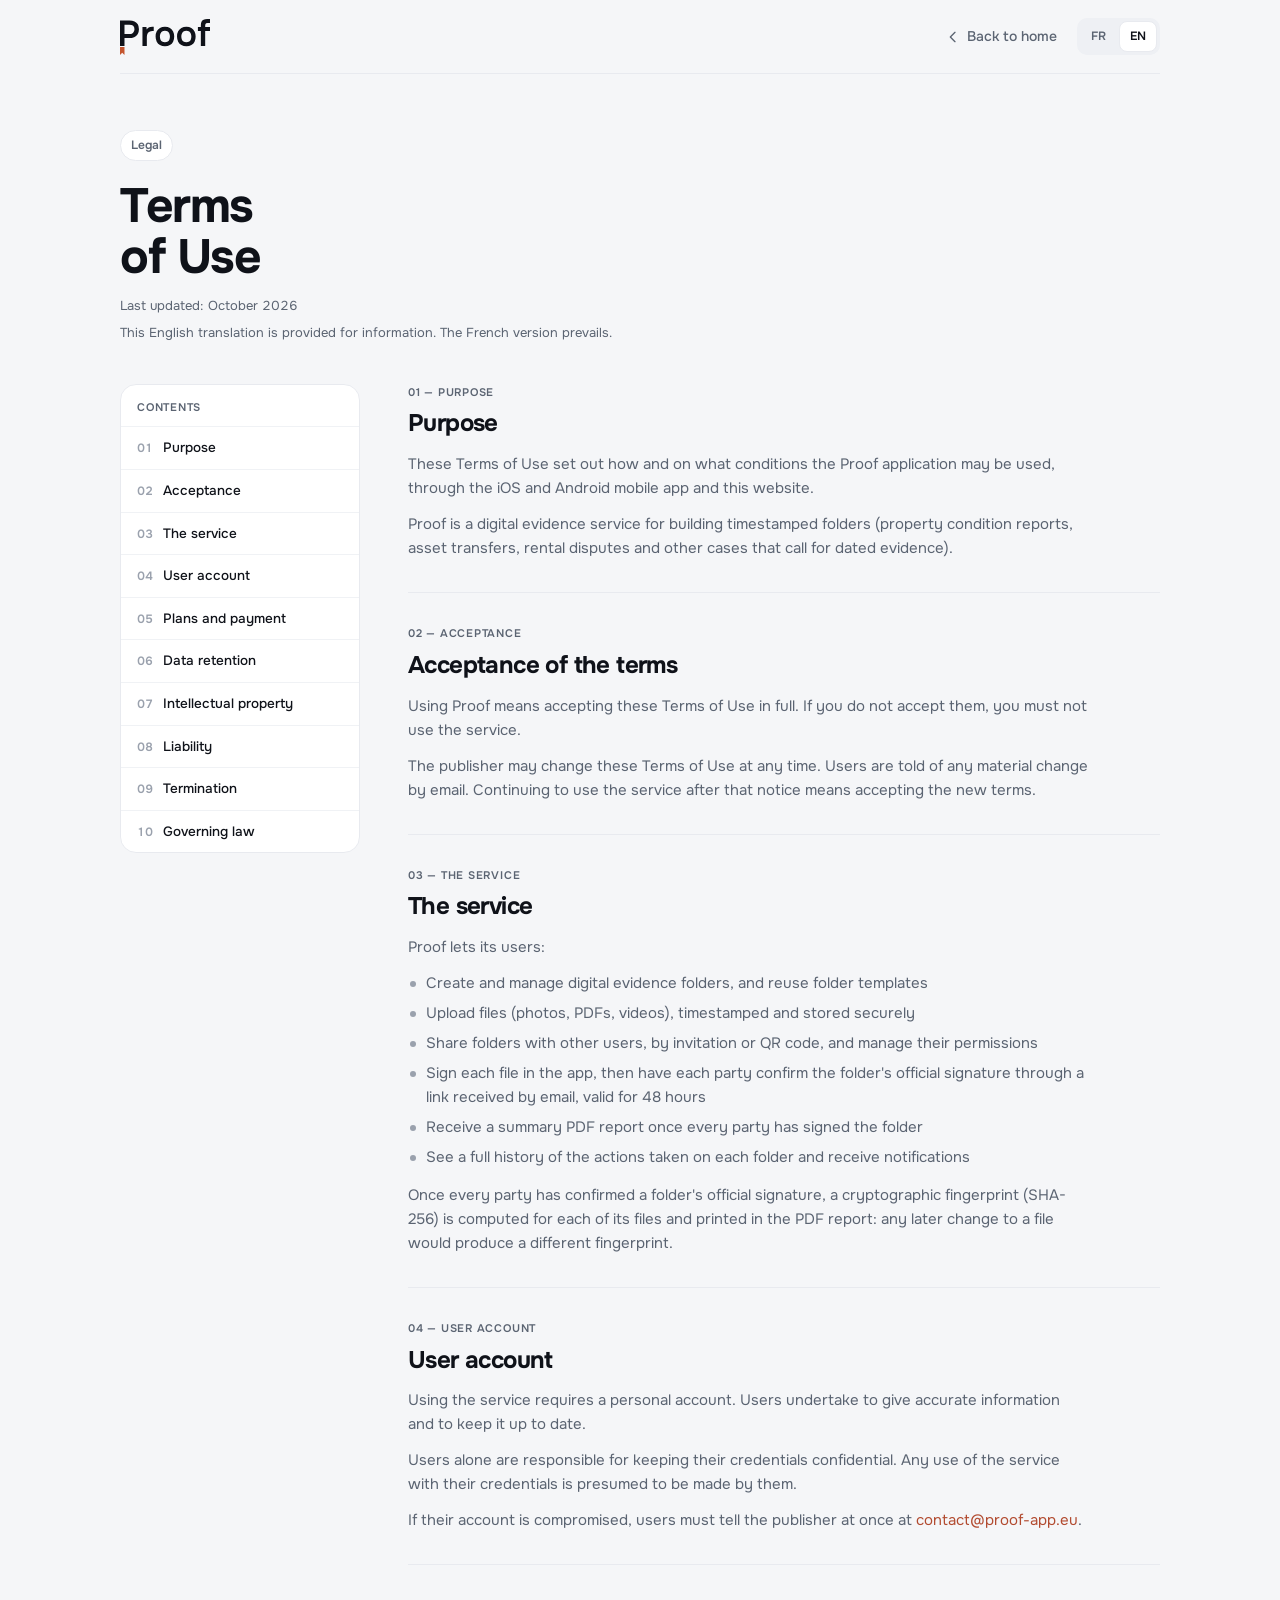
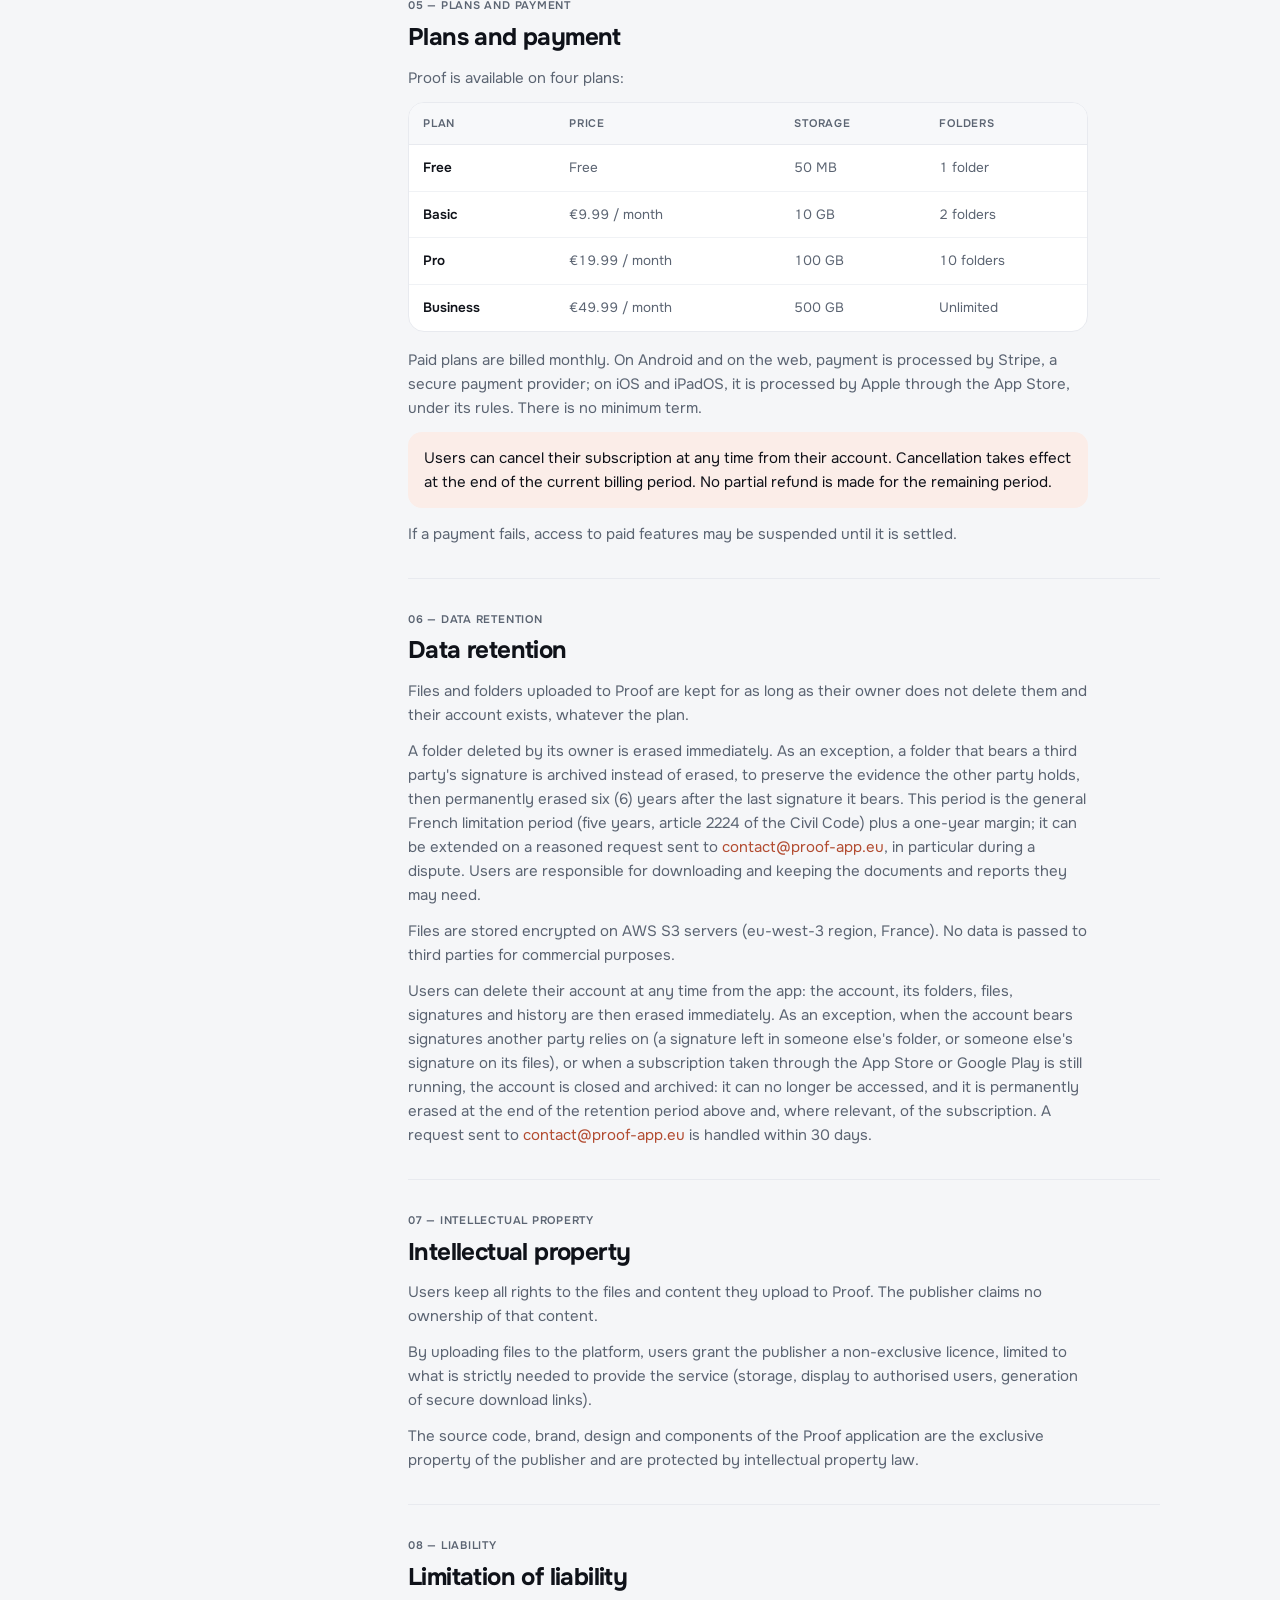
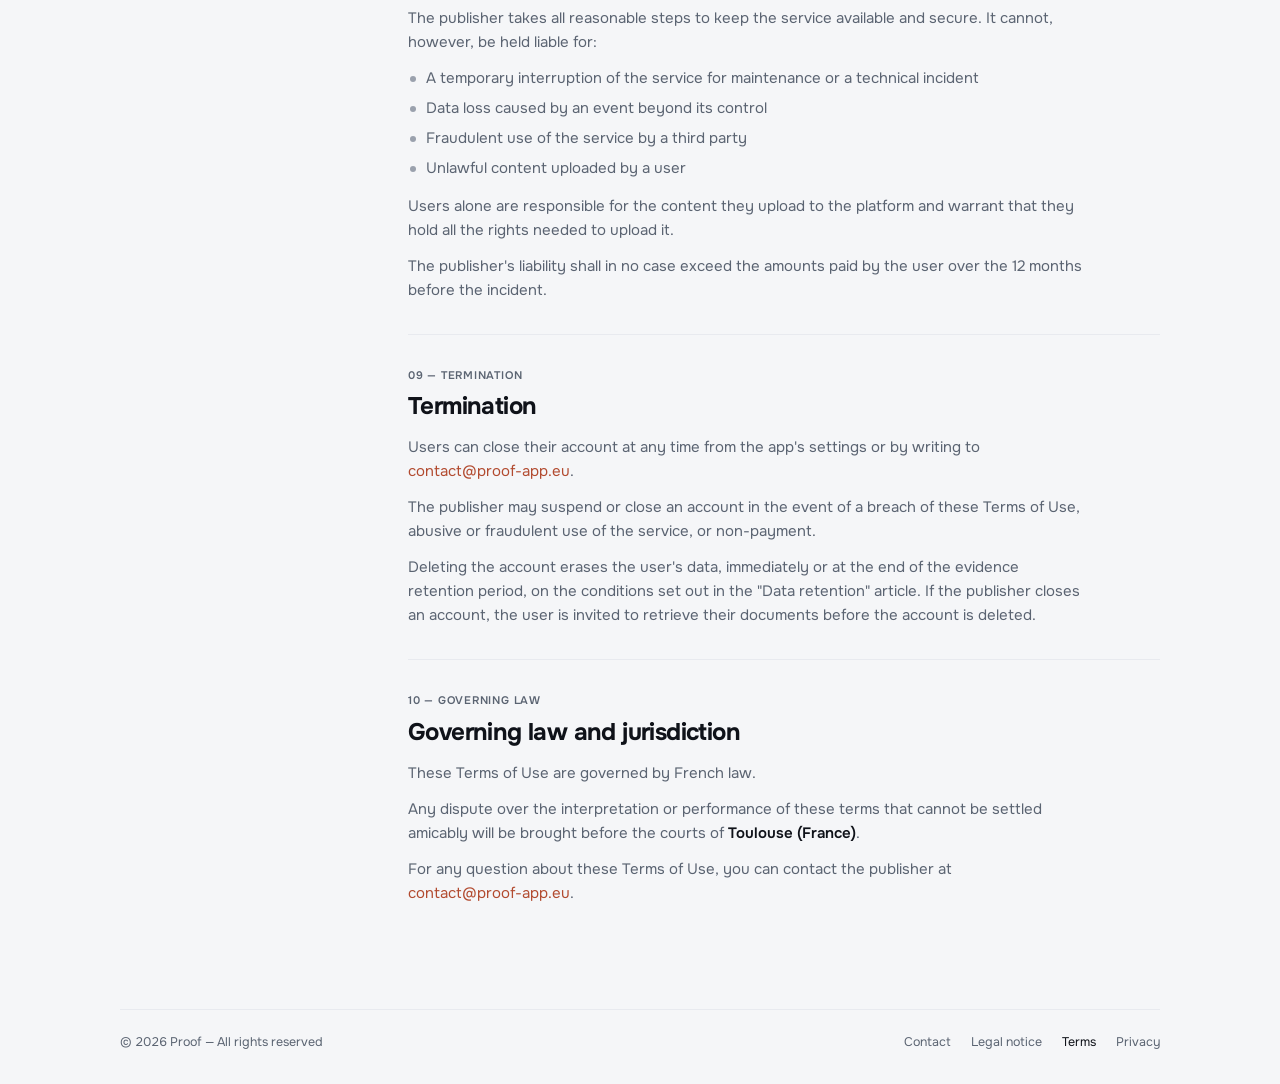
<file: cgu.html>
<!DOCTYPE html>
<html lang="fr" data-title-fr="Conditions Générales d'Utilisation — Proof" data-title-en="Terms of Use — Proof">
<head>
  <meta charset="UTF-8" />
  <meta name="viewport" content="width=device-width, initial-scale=1.0" />
  <title>Conditions Générales d'Utilisation — Proof</title>
  <link rel="icon" type="image/svg+xml" href="favicon.svg" />
  <link rel="apple-touch-icon" href="apple-touch-icon.png" />
  <link rel="preconnect" href="https://fonts.googleapis.com" />
  <link rel="preconnect" href="https://fonts.gstatic.com" crossorigin />
  <link href="https://fonts.googleapis.com/css2?family=Onest:wght@400;500;600;700&display=swap" rel="stylesheet" />
  <link rel="stylesheet" href="assets/legal.css" />
  <script src="assets/legal-lang.js"></script>
</head>
<body>
  <div class="wrap">

    <header>
      <a href="/" class="logo"><img src="assets/logo.svg" alt="Proof" width="90" height="36" /></a>
      <div class="header-actions">
        <a href="/" class="back-link"><svg width="16" height="16" viewBox="0 0 24 24" fill="none" stroke="currentColor" stroke-width="2" stroke-linecap="round" stroke-linejoin="round" aria-hidden="true"><path d="M15 5l-7 7 7 7"/></svg><span lang="fr">Retour à l'accueil</span><span lang="en">Back to home</span></a>
        <div class="lang" role="group" aria-label="Langue / Language">
          <button type="button" data-lang="fr" aria-pressed="true">FR</button>
          <button type="button" data-lang="en" aria-pressed="false">EN</button>
        </div>
      </div>
    </header>

    <div class="l10n" lang="fr">

    <div class="page-header">
      <div class="page-eyebrow">Légal</div>
      <h1>Conditions Générales<br />d'Utilisation</h1>
      <p class="page-date">Dernière mise à jour : octobre 2026</p>
    </div>

    <div class="toc">
      <div class="toc-title">Sommaire</div>
      <ul class="toc-list">
        <li><a href="#objet"><span class="toc-num">01</span> Objet</a></li>
        <li><a href="#acceptation"><span class="toc-num">02</span> Acceptation</a></li>
        <li><a href="#service"><span class="toc-num">03</span> Description du service</a></li>
        <li><a href="#compte"><span class="toc-num">04</span> Compte utilisateur</a></li>
        <li><a href="#abonnements"><span class="toc-num">05</span> Abonnements et paiements</a></li>
        <li><a href="#conservation"><span class="toc-num">06</span> Conservation des données</a></li>
        <li><a href="#propriete"><span class="toc-num">07</span> Propriété intellectuelle</a></li>
        <li><a href="#responsabilite"><span class="toc-num">08</span> Responsabilité</a></li>
        <li><a href="#resiliation"><span class="toc-num">09</span> Résiliation</a></li>
        <li><a href="#droit"><span class="toc-num">10</span> Droit applicable</a></li>
      </ul>
    </div>

    <div class="content">

      <div class="section" id="objet">
        <div class="section-label">01 — Objet</div>
        <h2>Objet</h2>
        <p>Les présentes Conditions Générales d'Utilisation (CGU) ont pour objet de définir les modalités et conditions d'utilisation de l'application Proof, accessible via l'application mobile iOS et Android, ainsi que le présent site web.</p>
        <p>Proof est un service de gestion de preuves numériques permettant la constitution de dossiers horodatés (état des lieux, cession de biens, litiges locatifs et autres cas d'usage nécessitant une preuve datée).</p>
      </div>

      <div class="section" id="acceptation">
        <div class="section-label">02 — Acceptation</div>
        <h2>Acceptation des conditions</h2>
        <p>L'utilisation de Proof implique l'acceptation pleine et entière des présentes CGU. Si vous n'acceptez pas ces conditions, vous ne devez pas utiliser le service.</p>
        <p>L'éditeur se réserve le droit de modifier les présentes CGU à tout moment. Les utilisateurs seront informés de toute modification substantielle par email. La poursuite de l'utilisation du service après notification vaut acceptation des nouvelles conditions.</p>
      </div>

      <div class="section" id="service">
        <div class="section-label">03 — Description du service</div>
        <h2>Description du service</h2>
        <p>Proof permet à ses utilisateurs de :</p>
        <ul class="legal-list">
          <li>Créer et gérer des dossiers de preuves numériques, et réutiliser des modèles de dossier</li>
          <li>Téléverser des fichiers (photos, PDF, vidéos) horodatés et stockés de façon sécurisée</li>
          <li>Partager des dossiers avec d'autres utilisateurs, par invitation ou par QR code, et gérer leurs permissions</li>
          <li>Signer chaque fichier depuis l'application, puis faire confirmer la signature officielle du dossier par chaque partie via un lien reçu par email, valable 48 heures</li>
          <li>Recevoir un rapport PDF récapitulatif une fois le dossier signé par toutes les parties</li>
          <li>Consulter un historique complet des actions effectuées sur chaque dossier et recevoir des notifications</li>
        </ul>
        <p>Lorsque toutes les parties ont confirmé la signature officielle d'un dossier, une empreinte cryptographique (SHA-256) est calculée pour chacun de ses fichiers et reportée dans le rapport PDF : toute modification ultérieure d'un fichier produirait une empreinte différente.</p>
      </div>

      <div class="section" id="compte">
        <div class="section-label">04 — Compte utilisateur</div>
        <h2>Compte utilisateur</h2>
        <p>L'accès au service nécessite la création d'un compte personnel. L'utilisateur s'engage à fournir des informations exactes et à les maintenir à jour.</p>
        <p>L'utilisateur est seul responsable de la confidentialité de ses identifiants. Toute utilisation du service avec ses identifiants est présumée effectuée par l'utilisateur lui-même.</p>
        <p>En cas de compromission de son compte, l'utilisateur doit en informer immédiatement l'éditeur à <a href="mailto:contact@proof-app.eu">contact@proof-app.eu</a>.</p>
      </div>

      <div class="section" id="abonnements">
        <div class="section-label">05 — Abonnements et paiements</div>
        <h2>Abonnements et paiements</h2>
        <p>Proof est disponible selon quatre formules d'abonnement :</p>
        <table class="plan-table">
          <thead>
            <tr>
              <th>Plan</th>
              <th>Prix</th>
              <th>Stockage</th>
              <th>Dossiers</th>
            </tr>
          </thead>
          <tbody>
            <tr>
              <td class="plan-name-cell">Free</td>
              <td>Gratuit</td>
              <td>50 Mo</td>
              <td>1 dossier</td>
            </tr>
            <tr>
              <td class="plan-name-cell">Basic</td>
              <td>9,99 € / mois</td>
              <td>10 Go</td>
              <td>2 dossiers</td>
            </tr>
            <tr>
              <td class="plan-name-cell">Pro</td>
              <td>19,99 € / mois</td>
              <td>100 Go</td>
              <td>10 dossiers</td>
            </tr>
            <tr>
              <td class="plan-name-cell">Business</td>
              <td>49,99 € / mois</td>
              <td>500 Go</td>
              <td>Illimités</td>
            </tr>
          </tbody>
        </table>
        <p>Les abonnements payants sont facturés mensuellement. Sur Android et sur le web, le paiement est traité par Stripe, prestataire de paiement sécurisé ; sur iOS et iPadOS, il est traité par Apple via l'App Store, conformément à ses règles. Aucun engagement de durée n'est requis.</p>
        <div class="highlight-box">
          <p>L'utilisateur peut résilier son abonnement à tout moment depuis son espace personnel. La résiliation prend effet à la fin de la période de facturation en cours. Aucun remboursement partiel n'est effectué pour la période restante.</p>
        </div>
        <p>En cas d'échec de paiement, l'accès aux fonctionnalités payantes peut être suspendu jusqu'à régularisation.</p>
      </div>

      <div class="section" id="conservation">
        <div class="section-label">06 — Conservation des données</div>
        <h2>Conservation des données</h2>
        <p>Les fichiers et dossiers déposés sur Proof sont conservés tant que leur propriétaire ne les supprime pas et que son compte existe, quel que soit le plan.</p>
        <p>Un dossier supprimé par son propriétaire est effacé immédiatement. Par exception, un dossier portant la signature d'un tiers est archivé au lieu d'être effacé, afin de préserver la preuve détenue par l'autre partie, puis définitivement effacé six (6) ans après la dernière signature qu'il porte. Cette durée correspond au délai de prescription de droit commun (cinq ans, article 2224 du Code civil), augmenté d'une marge d'un an ; elle peut être prolongée sur demande motivée adressée à <a href="mailto:contact@proof-app.eu">contact@proof-app.eu</a>, notamment en cas de litige. Il appartient à l'utilisateur de télécharger et de conserver les documents et rapports dont il pourrait avoir besoin.</p>
        <p>Les fichiers sont stockés de façon chiffrée sur les serveurs AWS S3 (région eu-west-3, France). Aucune donnée n'est transmise à des tiers à des fins commerciales.</p>
        <p>L'utilisateur peut supprimer son compte à tout moment depuis l'application : le compte, ses dossiers, ses fichiers, ses signatures et son historique sont alors effacés immédiatement. Par exception, lorsque le compte porte des signatures sur lesquelles une autre partie s'appuie (signature apposée dans le dossier d'un tiers, ou signature d'un tiers sur ses fichiers), ou qu'un abonnement souscrit via l'App Store ou Google Play est encore en cours, le compte est fermé et archivé : il n'est plus accessible, puis il est définitivement effacé à l'issue de la durée de conservation ci-dessus et, le cas échéant, de l'abonnement. Une demande adressée à <a href="mailto:contact@proof-app.eu">contact@proof-app.eu</a> est traitée dans un délai de 30 jours.</p>
      </div>

      <div class="section" id="propriete">
        <div class="section-label">07 — Propriété intellectuelle</div>
        <h2>Propriété intellectuelle</h2>
        <p>L'utilisateur conserve l'intégralité des droits sur les fichiers et contenus qu'il dépose sur Proof. L'éditeur ne revendique aucun droit de propriété sur ces contenus.</p>
        <p>En déposant des fichiers sur la plateforme, l'utilisateur accorde à l'éditeur une licence non exclusive, limitée au strict nécessaire à la fourniture du service (stockage, affichage à l'utilisateur autorisé, génération de liens de téléchargement sécurisés).</p>
        <p>Le code source, la marque, le design et les éléments constitutifs de l'application Proof sont la propriété exclusive de l'éditeur et sont protégés par le droit de la propriété intellectuelle.</p>
      </div>

      <div class="section" id="responsabilite">
        <div class="section-label">08 — Responsabilité</div>
        <h2>Limitation de responsabilité</h2>
        <p>L'éditeur met en œuvre tous les moyens raisonnables pour assurer la disponibilité et la sécurité du service. Toutefois, il ne saurait être tenu responsable en cas de :</p>
        <ul class="legal-list">
          <li>Interruption temporaire du service pour maintenance ou incident technique</li>
          <li>Perte de données résultant d'un événement hors de son contrôle</li>
          <li>Utilisation frauduleuse du service par un tiers</li>
          <li>Contenu illégal déposé par un utilisateur</li>
        </ul>
        <p>L'utilisateur est seul responsable des contenus qu'il dépose sur la plateforme et garantit disposer de tous les droits nécessaires à leur dépôt.</p>
        <p>La responsabilité de l'éditeur ne pourra en aucun cas excéder le montant des sommes versées par l'utilisateur au cours des 12 derniers mois précédant l'incident.</p>
      </div>

      <div class="section" id="resiliation">
        <div class="section-label">09 — Résiliation</div>
        <h2>Résiliation</h2>
        <p>L'utilisateur peut résilier son compte à tout moment depuis les paramètres de l'application ou en contactant <a href="mailto:contact@proof-app.eu">contact@proof-app.eu</a>.</p>
        <p>L'éditeur se réserve le droit de suspendre ou de résilier un compte en cas de violation des présentes CGU, d'utilisation abusive ou frauduleuse du service, ou de non-paiement.</p>
        <p>La suppression du compte efface les données de l'utilisateur, immédiatement ou à l'issue de la durée de conservation des preuves, dans les conditions décrites à l'article « Conservation des données ». En cas de résiliation par l'éditeur, l'utilisateur est invité à récupérer ses documents avant la suppression de son compte.</p>
      </div>

      <div class="section" id="droit">
        <div class="section-label">10 — Droit applicable</div>
        <h2>Droit applicable et juridiction</h2>
        <p>Les présentes CGU sont soumises au droit français.</p>
        <p>En cas de litige relatif à l'interprétation ou à l'exécution des présentes conditions, et à défaut de résolution amiable, les tribunaux compétents seront ceux de <strong style="color: var(--ink);">Toulouse (France)</strong>.</p>
        <p>Pour toute question relative aux présentes CGU, vous pouvez contacter l'éditeur à l'adresse suivante : <a href="mailto:contact@proof-app.eu">contact@proof-app.eu</a>.</p>
      </div>

    </div>

    </div>

    <div class="l10n" lang="en">

    <div class="page-header">
      <div class="page-eyebrow">Legal</div>
      <h1>Terms<br />of Use</h1>
      <p class="page-date">Last updated: October 2026</p>
      <p class="translation-note">This English translation is provided for information. The French version prevails.</p>
    </div>

    <div class="toc">
      <div class="toc-title">Contents</div>
      <ul class="toc-list">
        <li><a href="#purpose"><span class="toc-num">01</span> Purpose</a></li>
        <li><a href="#acceptance"><span class="toc-num">02</span> Acceptance</a></li>
        <li><a href="#the-service"><span class="toc-num">03</span> The service</a></li>
        <li><a href="#account"><span class="toc-num">04</span> User account</a></li>
        <li><a href="#plans"><span class="toc-num">05</span> Plans and payment</a></li>
        <li><a href="#retention"><span class="toc-num">06</span> Data retention</a></li>
        <li><a href="#intellectual-property"><span class="toc-num">07</span> Intellectual property</a></li>
        <li><a href="#liability"><span class="toc-num">08</span> Liability</a></li>
        <li><a href="#termination"><span class="toc-num">09</span> Termination</a></li>
        <li><a href="#governing-law"><span class="toc-num">10</span> Governing law</a></li>
      </ul>
    </div>

    <div class="content">

      <div class="section" id="purpose">
        <div class="section-label">01 — Purpose</div>
        <h2>Purpose</h2>
        <p>These Terms of Use set out how and on what conditions the Proof application may be used, through the iOS and Android mobile app and this website.</p>
        <p>Proof is a digital evidence service for building timestamped folders (property condition reports, asset transfers, rental disputes and other cases that call for dated evidence).</p>
      </div>

      <div class="section" id="acceptance">
        <div class="section-label">02 — Acceptance</div>
        <h2>Acceptance of the terms</h2>
        <p>Using Proof means accepting these Terms of Use in full. If you do not accept them, you must not use the service.</p>
        <p>The publisher may change these Terms of Use at any time. Users are told of any material change by email. Continuing to use the service after that notice means accepting the new terms.</p>
      </div>

      <div class="section" id="the-service">
        <div class="section-label">03 — The service</div>
        <h2>The service</h2>
        <p>Proof lets its users:</p>
        <ul class="legal-list">
          <li>Create and manage digital evidence folders, and reuse folder templates</li>
          <li>Upload files (photos, PDFs, videos), timestamped and stored securely</li>
          <li>Share folders with other users, by invitation or QR code, and manage their permissions</li>
          <li>Sign each file in the app, then have each party confirm the folder's official signature through a link received by email, valid for 48 hours</li>
          <li>Receive a summary PDF report once every party has signed the folder</li>
          <li>See a full history of the actions taken on each folder and receive notifications</li>
        </ul>
        <p>Once every party has confirmed a folder's official signature, a cryptographic fingerprint (SHA-256) is computed for each of its files and printed in the PDF report: any later change to a file would produce a different fingerprint.</p>
      </div>

      <div class="section" id="account">
        <div class="section-label">04 — User account</div>
        <h2>User account</h2>
        <p>Using the service requires a personal account. Users undertake to give accurate information and to keep it up to date.</p>
        <p>Users alone are responsible for keeping their credentials confidential. Any use of the service with their credentials is presumed to be made by them.</p>
        <p>If their account is compromised, users must tell the publisher at once at <a href="mailto:contact@proof-app.eu">contact@proof-app.eu</a>.</p>
      </div>

      <div class="section" id="plans">
        <div class="section-label">05 — Plans and payment</div>
        <h2>Plans and payment</h2>
        <p>Proof is available on four plans:</p>
        <table class="plan-table">
          <thead>
            <tr>
              <th>Plan</th>
              <th>Price</th>
              <th>Storage</th>
              <th>Folders</th>
            </tr>
          </thead>
          <tbody>
            <tr>
              <td class="plan-name-cell">Free</td>
              <td>Free</td>
              <td>50 MB</td>
              <td>1 folder</td>
            </tr>
            <tr>
              <td class="plan-name-cell">Basic</td>
              <td>€9.99 / month</td>
              <td>10 GB</td>
              <td>2 folders</td>
            </tr>
            <tr>
              <td class="plan-name-cell">Pro</td>
              <td>€19.99 / month</td>
              <td>100 GB</td>
              <td>10 folders</td>
            </tr>
            <tr>
              <td class="plan-name-cell">Business</td>
              <td>€49.99 / month</td>
              <td>500 GB</td>
              <td>Unlimited</td>
            </tr>
          </tbody>
        </table>
        <p>Paid plans are billed monthly. On Android and on the web, payment is processed by Stripe, a secure payment provider; on iOS and iPadOS, it is processed by Apple through the App Store, under its rules. There is no minimum term.</p>
        <div class="highlight-box">
          <p>Users can cancel their subscription at any time from their account. Cancellation takes effect at the end of the current billing period. No partial refund is made for the remaining period.</p>
        </div>
        <p>If a payment fails, access to paid features may be suspended until it is settled.</p>
      </div>

      <div class="section" id="retention">
        <div class="section-label">06 — Data retention</div>
        <h2>Data retention</h2>
        <p>Files and folders uploaded to Proof are kept for as long as their owner does not delete them and their account exists, whatever the plan.</p>
        <p>A folder deleted by its owner is erased immediately. As an exception, a folder that bears a third party's signature is archived instead of erased, to preserve the evidence the other party holds, then permanently erased six (6) years after the last signature it bears. This period is the general French limitation period (five years, article 2224 of the Civil Code) plus a one-year margin; it can be extended on a reasoned request sent to <a href="mailto:contact@proof-app.eu">contact@proof-app.eu</a>, in particular during a dispute. Users are responsible for downloading and keeping the documents and reports they may need.</p>
        <p>Files are stored encrypted on AWS S3 servers (eu-west-3 region, France). No data is passed to third parties for commercial purposes.</p>
        <p>Users can delete their account at any time from the app: the account, its folders, files, signatures and history are then erased immediately. As an exception, when the account bears signatures another party relies on (a signature left in someone else's folder, or someone else's signature on its files), or when a subscription taken through the App Store or Google Play is still running, the account is closed and archived: it can no longer be accessed, and it is permanently erased at the end of the retention period above and, where relevant, of the subscription. A request sent to <a href="mailto:contact@proof-app.eu">contact@proof-app.eu</a> is handled within 30 days.</p>
      </div>

      <div class="section" id="intellectual-property">
        <div class="section-label">07 — Intellectual property</div>
        <h2>Intellectual property</h2>
        <p>Users keep all rights to the files and content they upload to Proof. The publisher claims no ownership of that content.</p>
        <p>By uploading files to the platform, users grant the publisher a non-exclusive licence, limited to what is strictly needed to provide the service (storage, display to authorised users, generation of secure download links).</p>
        <p>The source code, brand, design and components of the Proof application are the exclusive property of the publisher and are protected by intellectual property law.</p>
      </div>

      <div class="section" id="liability">
        <div class="section-label">08 — Liability</div>
        <h2>Limitation of liability</h2>
        <p>The publisher takes all reasonable steps to keep the service available and secure. It cannot, however, be held liable for:</p>
        <ul class="legal-list">
          <li>A temporary interruption of the service for maintenance or a technical incident</li>
          <li>Data loss caused by an event beyond its control</li>
          <li>Fraudulent use of the service by a third party</li>
          <li>Unlawful content uploaded by a user</li>
        </ul>
        <p>Users alone are responsible for the content they upload to the platform and warrant that they hold all the rights needed to upload it.</p>
        <p>The publisher's liability shall in no case exceed the amounts paid by the user over the 12 months before the incident.</p>
      </div>

      <div class="section" id="termination">
        <div class="section-label">09 — Termination</div>
        <h2>Termination</h2>
        <p>Users can close their account at any time from the app's settings or by writing to <a href="mailto:contact@proof-app.eu">contact@proof-app.eu</a>.</p>
        <p>The publisher may suspend or close an account in the event of a breach of these Terms of Use, abusive or fraudulent use of the service, or non-payment.</p>
        <p>Deleting the account erases the user's data, immediately or at the end of the evidence retention period, on the conditions set out in the "Data retention" article. If the publisher closes an account, the user is invited to retrieve their documents before the account is deleted.</p>
      </div>

      <div class="section" id="governing-law">
        <div class="section-label">10 — Governing law</div>
        <h2>Governing law and jurisdiction</h2>
        <p>These Terms of Use are governed by French law.</p>
        <p>Any dispute over the interpretation or performance of these terms that cannot be settled amicably will be brought before the courts of <strong style="color: var(--ink);">Toulouse (France)</strong>.</p>
        <p>For any question about these Terms of Use, you can contact the publisher at <a href="mailto:contact@proof-app.eu">contact@proof-app.eu</a>.</p>
      </div>

    </div>

    </div>

    <footer>
      <span>© <span id="year">2026</span> Proof — <span lang="fr">Tous droits réservés</span><span lang="en">All rights reserved</span></span>
      <nav aria-label="Liens légaux / Legal links">
        <a href="mailto:contact@proof-app.eu">Contact</a>
        <a href="mentions-legales.html"><span lang="fr">Mentions légales</span><span lang="en">Legal notice</span></a>
        <a href="cgu.html" aria-current="page"><span lang="fr">CGU</span><span lang="en">Terms</span></a>
        <a href="privacy-policy.html"><span lang="fr">Confidentialité</span><span lang="en">Privacy</span></a>
      </nav>
    </footer>

  </div>
</body>
</html>
</file>
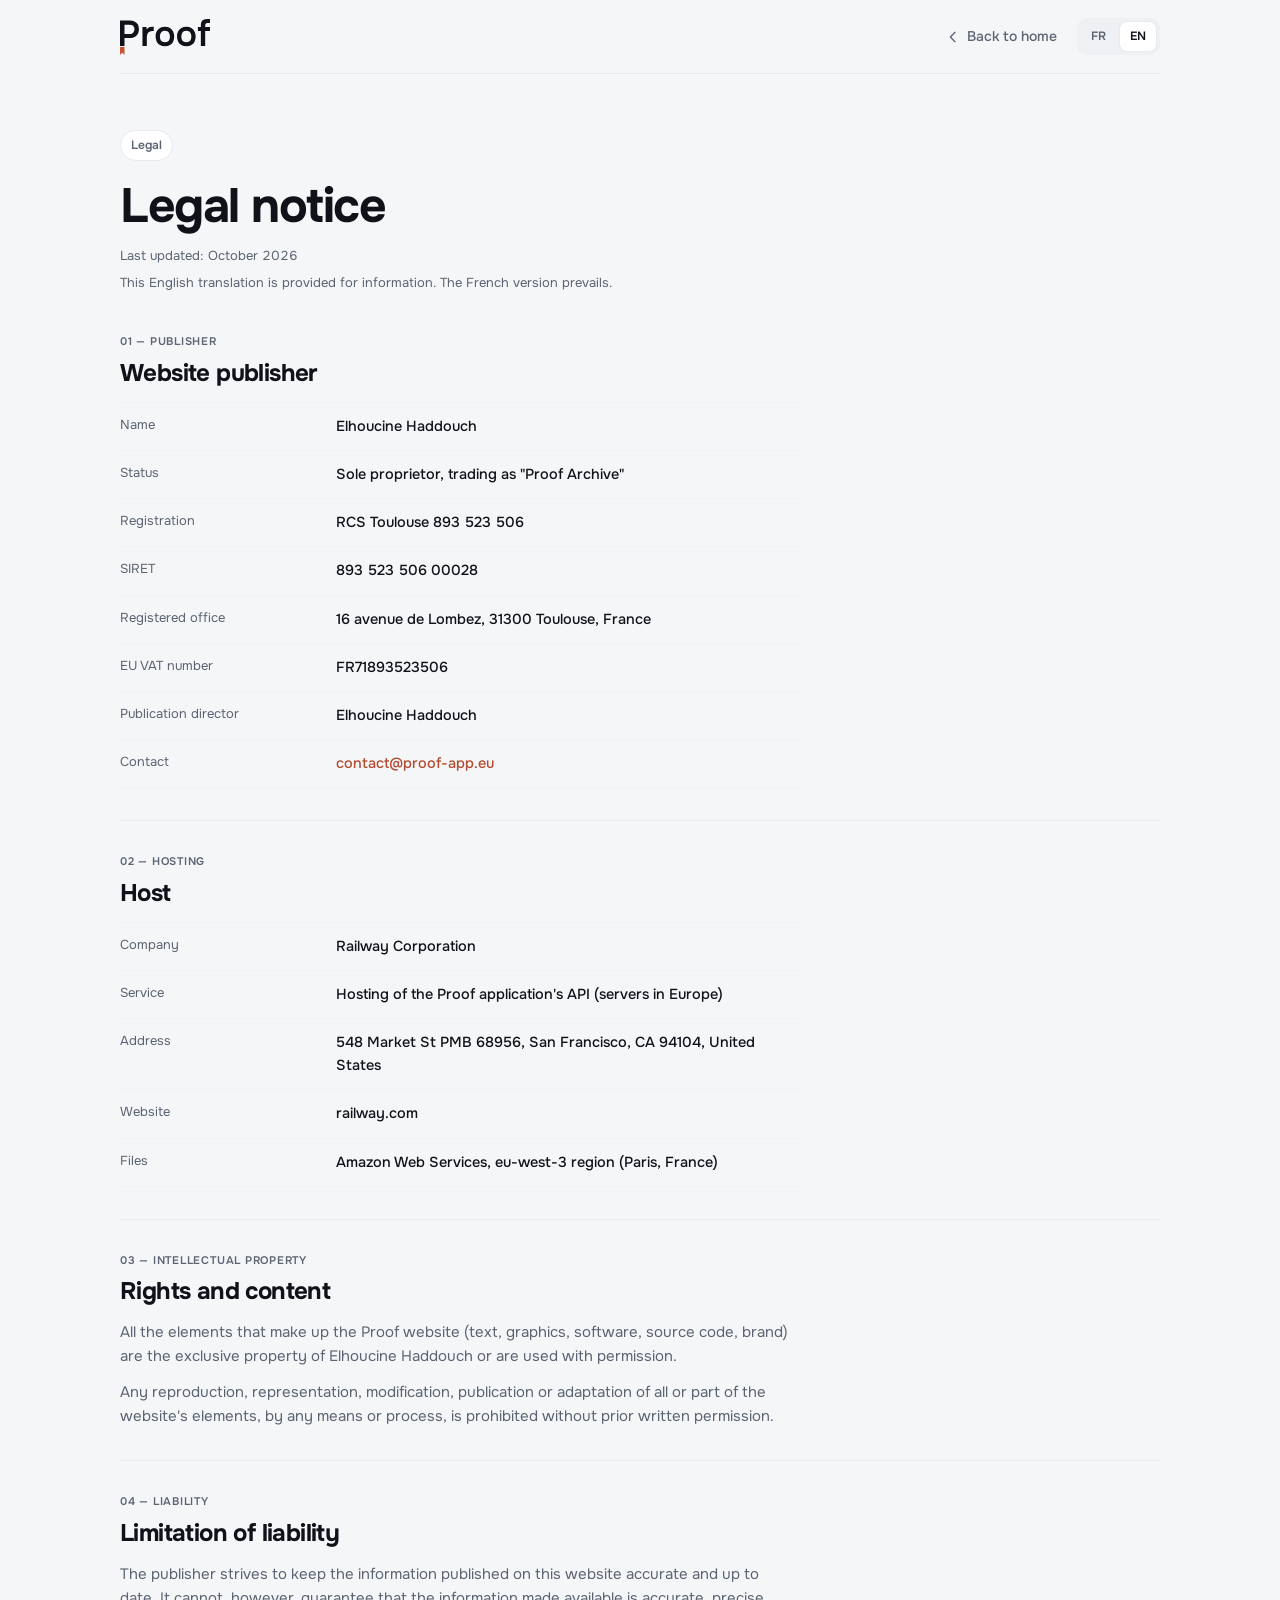
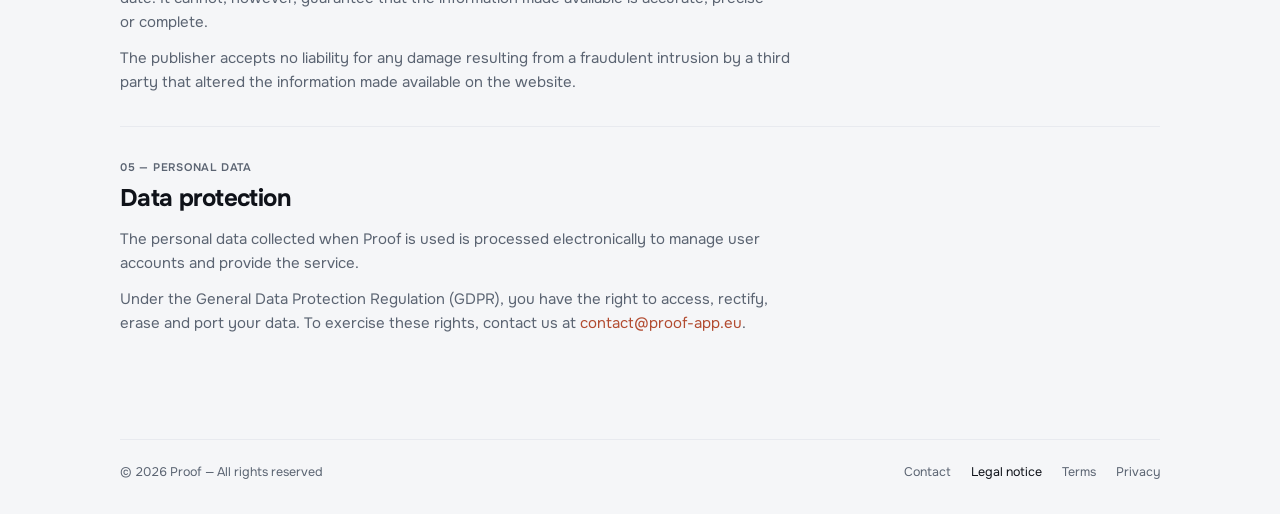
<file: mentions-legales.html>
<!DOCTYPE html>
<html lang="fr" data-title-fr="Mentions légales — Proof" data-title-en="Legal Notice — Proof">
<head>
  <meta charset="UTF-8" />
  <meta name="viewport" content="width=device-width, initial-scale=1.0" />
  <title>Mentions légales — Proof</title>
  <link rel="icon" type="image/svg+xml" href="favicon.svg" />
  <link rel="apple-touch-icon" href="apple-touch-icon.png" />
  <link rel="preconnect" href="https://fonts.googleapis.com" />
  <link rel="preconnect" href="https://fonts.gstatic.com" crossorigin />
  <link href="https://fonts.googleapis.com/css2?family=Onest:wght@400;500;600;700&display=swap" rel="stylesheet" />
  <link rel="stylesheet" href="assets/legal.css" />
  <script src="assets/legal-lang.js"></script>
</head>
<body>
  <div class="wrap no-toc">

    <header>
      <a href="/" class="logo"><img src="assets/logo.svg" alt="Proof" width="90" height="36" /></a>
      <div class="header-actions">
        <a href="/" class="back-link"><svg width="16" height="16" viewBox="0 0 24 24" fill="none" stroke="currentColor" stroke-width="2" stroke-linecap="round" stroke-linejoin="round" aria-hidden="true"><path d="M15 5l-7 7 7 7"/></svg><span lang="fr">Retour à l'accueil</span><span lang="en">Back to home</span></a>
        <div class="lang" role="group" aria-label="Langue / Language">
          <button type="button" data-lang="fr" aria-pressed="true">FR</button>
          <button type="button" data-lang="en" aria-pressed="false">EN</button>
        </div>
      </div>
    </header>

    <div class="l10n" lang="fr">

    <div class="page-header">
      <div class="page-eyebrow">Légal</div>
      <h1>Mentions légales</h1>
      <p class="page-date">Dernière mise à jour : octobre 2026</p>
    </div>

    <div class="content">

      <div class="section">
        <div class="section-label">01 — Éditeur</div>
        <h2>Éditeur du site</h2>
        <div class="field-row">
          <span class="field-label">Nom</span>
          <span class="field-value">Elhoucine Haddouch</span>
        </div>
        <div class="field-row">
          <span class="field-label">Statut</span>
          <span class="field-value">Entrepreneur individuel, nom commercial « Proof Archive »</span>
        </div>
        <div class="field-row">
          <span class="field-label">Immatriculation</span>
          <span class="field-value">RCS Toulouse 893 523 506</span>
        </div>
        <div class="field-row">
          <span class="field-label">SIRET</span>
          <span class="field-value">893 523 506 00028</span>
        </div>
        <div class="field-row">
          <span class="field-label">Siège</span>
          <span class="field-value">16 avenue de Lombez, 31300 Toulouse</span>
        </div>
        <div class="field-row">
          <span class="field-label">TVA intracommunautaire</span>
          <span class="field-value">FR71893523506</span>
        </div>
        <div class="field-row">
          <span class="field-label">Directeur de publication</span>
          <span class="field-value">Elhoucine Haddouch</span>
        </div>
        <div class="field-row">
          <span class="field-label">Contact</span>
          <span class="field-value"><a href="mailto:contact@proof-app.eu">contact@proof-app.eu</a></span>
        </div>
      </div>

      <div class="section">
        <div class="section-label">02 — Hébergement</div>
        <h2>Hébergeur</h2>
        <div class="field-row">
          <span class="field-label">Société</span>
          <span class="field-value">Railway Corporation</span>
        </div>
        <div class="field-row">
          <span class="field-label">Service</span>
          <span class="field-value">Hébergement de l'API de l'application Proof (serveurs en Europe)</span>
        </div>
        <div class="field-row">
          <span class="field-label">Adresse</span>
          <span class="field-value">548 Market St PMB 68956, San Francisco, CA 94104, États-Unis</span>
        </div>
        <div class="field-row">
          <span class="field-label">Site</span>
          <span class="field-value">railway.com</span>
        </div>
        <div class="field-row">
          <span class="field-label">Fichiers</span>
          <span class="field-value">Amazon Web Services, région eu-west-3 (Paris, France)</span>
        </div>
      </div>

      <div class="section">
        <div class="section-label">03 — Propriété intellectuelle</div>
        <h2>Droits et contenus</h2>
        <p>L'ensemble des éléments constituant le site Proof (textes, graphismes, logiciels, code source, marque) sont la propriété exclusive d'Elhoucine Haddouch ou font l'objet d'une autorisation d'utilisation.</p>
        <p>Toute reproduction, représentation, modification, publication ou adaptation de tout ou partie des éléments du site, quel que soit le moyen ou le procédé utilisé, est interdite sans autorisation écrite préalable.</p>
      </div>

      <div class="section">
        <div class="section-label">04 — Responsabilité</div>
        <h2>Limitation de responsabilité</h2>
        <p>L'éditeur s'efforce d'assurer l'exactitude et la mise à jour des informations diffusées sur ce site. Toutefois, il ne peut garantir l'exactitude, la précision ou l'exhaustivité des informations mises à disposition.</p>
        <p>L'éditeur décline toute responsabilité pour tout dommage résultant d'une intrusion frauduleuse d'un tiers ayant entraîné une modification des informations mises à disposition sur le site.</p>
      </div>

      <div class="section">
        <div class="section-label">05 — Données personnelles</div>
        <h2>Protection des données</h2>
        <p>Les données personnelles collectées dans le cadre de l'utilisation de Proof font l'objet d'un traitement informatique destiné à la gestion des comptes utilisateurs et à la fourniture du service.</p>
        <p>Conformément au Règlement Général sur la Protection des Données (RGPD), vous disposez d'un droit d'accès, de rectification, de suppression et de portabilité de vos données. Pour exercer ces droits, contactez-nous à <a href="mailto:contact@proof-app.eu">contact@proof-app.eu</a>.</p>
      </div>

    </div>

    </div>

    <div class="l10n" lang="en">

    <div class="page-header">
      <div class="page-eyebrow">Legal</div>
      <h1>Legal notice</h1>
      <p class="page-date">Last updated: October 2026</p>
      <p class="translation-note">This English translation is provided for information. The French version prevails.</p>
    </div>

    <div class="content">

      <div class="section">
        <div class="section-label">01 — Publisher</div>
        <h2>Website publisher</h2>
        <div class="field-row">
          <span class="field-label">Name</span>
          <span class="field-value">Elhoucine Haddouch</span>
        </div>
        <div class="field-row">
          <span class="field-label">Status</span>
          <span class="field-value">Sole proprietor, trading as "Proof Archive"</span>
        </div>
        <div class="field-row">
          <span class="field-label">Registration</span>
          <span class="field-value">RCS Toulouse 893 523 506</span>
        </div>
        <div class="field-row">
          <span class="field-label">SIRET</span>
          <span class="field-value">893 523 506 00028</span>
        </div>
        <div class="field-row">
          <span class="field-label">Registered office</span>
          <span class="field-value">16 avenue de Lombez, 31300 Toulouse, France</span>
        </div>
        <div class="field-row">
          <span class="field-label">EU VAT number</span>
          <span class="field-value">FR71893523506</span>
        </div>
        <div class="field-row">
          <span class="field-label">Publication director</span>
          <span class="field-value">Elhoucine Haddouch</span>
        </div>
        <div class="field-row">
          <span class="field-label">Contact</span>
          <span class="field-value"><a href="mailto:contact@proof-app.eu">contact@proof-app.eu</a></span>
        </div>
      </div>

      <div class="section">
        <div class="section-label">02 — Hosting</div>
        <h2>Host</h2>
        <div class="field-row">
          <span class="field-label">Company</span>
          <span class="field-value">Railway Corporation</span>
        </div>
        <div class="field-row">
          <span class="field-label">Service</span>
          <span class="field-value">Hosting of the Proof application's API (servers in Europe)</span>
        </div>
        <div class="field-row">
          <span class="field-label">Address</span>
          <span class="field-value">548 Market St PMB 68956, San Francisco, CA 94104, United States</span>
        </div>
        <div class="field-row">
          <span class="field-label">Website</span>
          <span class="field-value">railway.com</span>
        </div>
        <div class="field-row">
          <span class="field-label">Files</span>
          <span class="field-value">Amazon Web Services, eu-west-3 region (Paris, France)</span>
        </div>
      </div>

      <div class="section">
        <div class="section-label">03 — Intellectual property</div>
        <h2>Rights and content</h2>
        <p>All the elements that make up the Proof website (text, graphics, software, source code, brand) are the exclusive property of Elhoucine Haddouch or are used with permission.</p>
        <p>Any reproduction, representation, modification, publication or adaptation of all or part of the website's elements, by any means or process, is prohibited without prior written permission.</p>
      </div>

      <div class="section">
        <div class="section-label">04 — Liability</div>
        <h2>Limitation of liability</h2>
        <p>The publisher strives to keep the information published on this website accurate and up to date. It cannot, however, guarantee that the information made available is accurate, precise or complete.</p>
        <p>The publisher accepts no liability for any damage resulting from a fraudulent intrusion by a third party that altered the information made available on the website.</p>
      </div>

      <div class="section">
        <div class="section-label">05 — Personal data</div>
        <h2>Data protection</h2>
        <p>The personal data collected when Proof is used is processed electronically to manage user accounts and provide the service.</p>
        <p>Under the General Data Protection Regulation (GDPR), you have the right to access, rectify, erase and port your data. To exercise these rights, contact us at <a href="mailto:contact@proof-app.eu">contact@proof-app.eu</a>.</p>
      </div>

    </div>

    </div>

    <footer>
      <span>© <span id="year">2026</span> Proof — <span lang="fr">Tous droits réservés</span><span lang="en">All rights reserved</span></span>
      <nav aria-label="Liens légaux / Legal links">
        <a href="mailto:contact@proof-app.eu">Contact</a>
        <a href="mentions-legales.html" aria-current="page"><span lang="fr">Mentions légales</span><span lang="en">Legal notice</span></a>
        <a href="cgu.html"><span lang="fr">CGU</span><span lang="en">Terms</span></a>
        <a href="privacy-policy.html"><span lang="fr">Confidentialité</span><span lang="en">Privacy</span></a>
      </nav>
    </footer>

  </div>
</body>
</html>
</file>
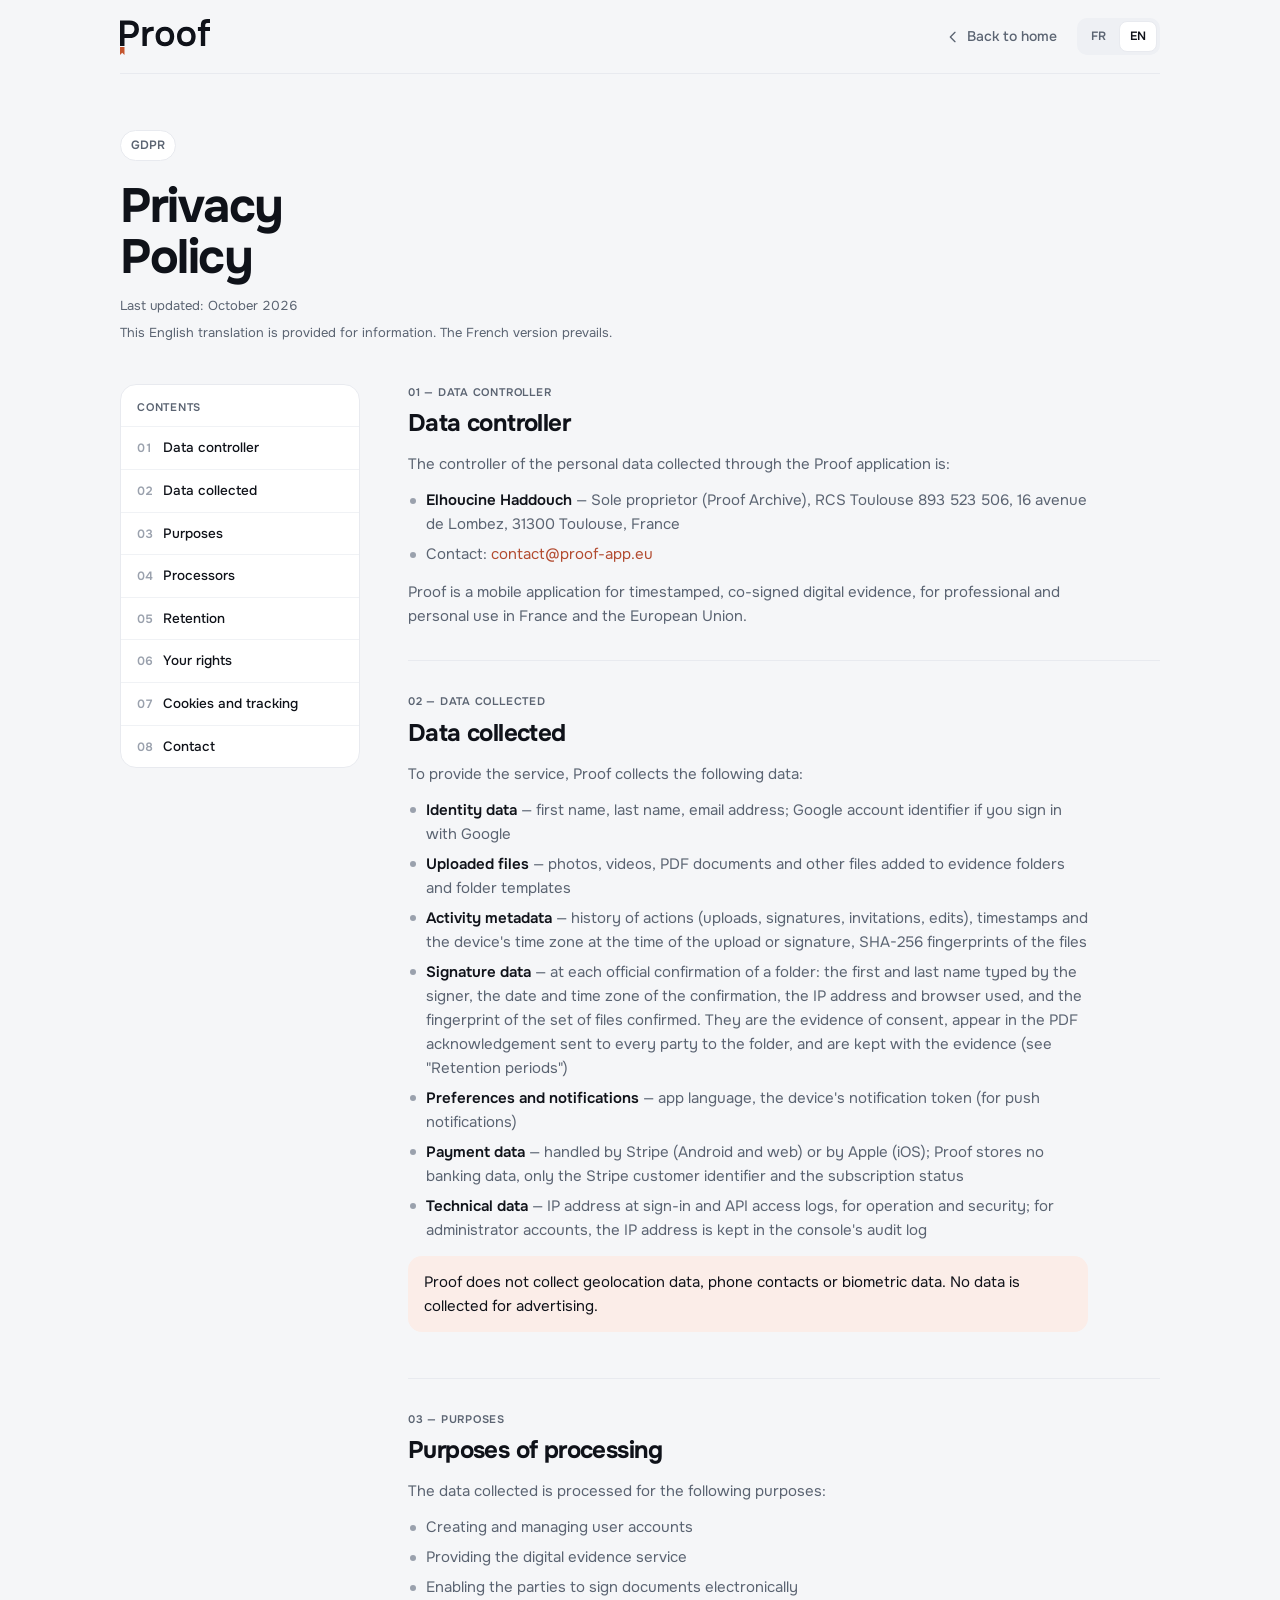
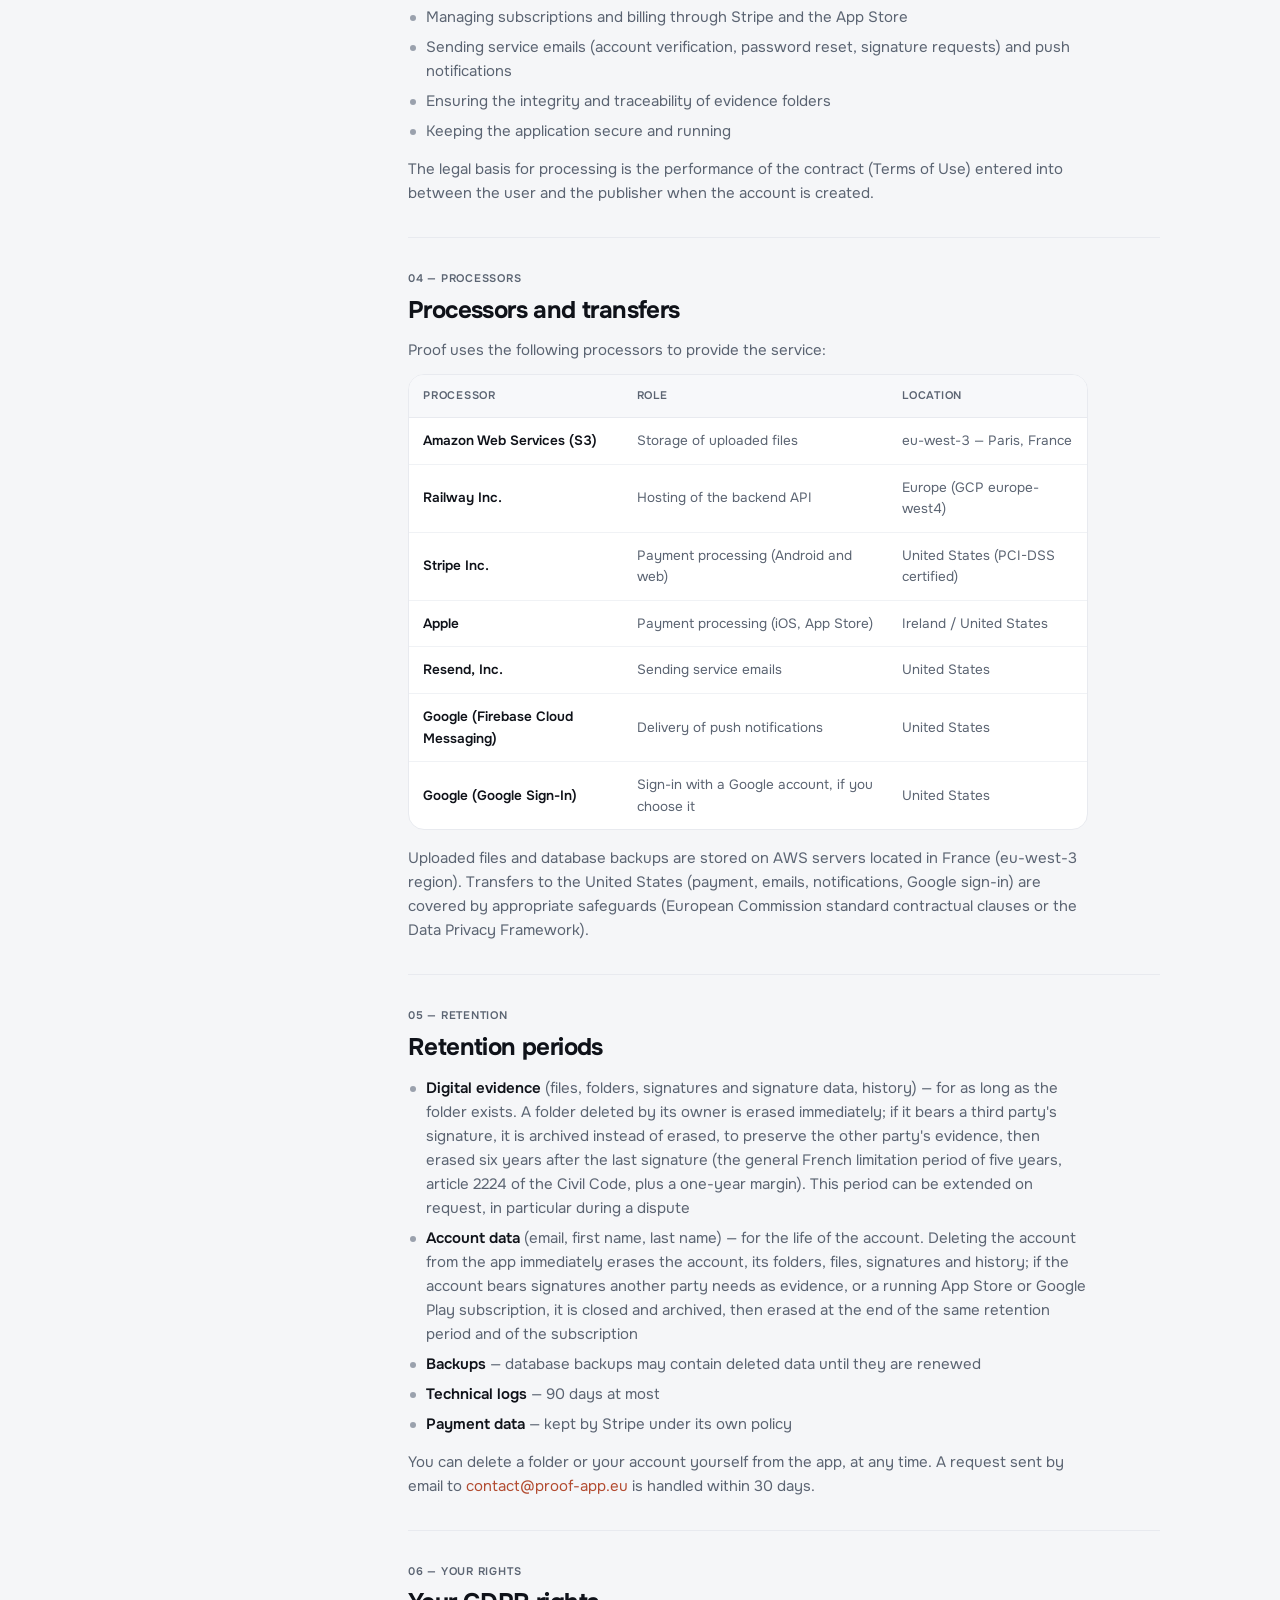
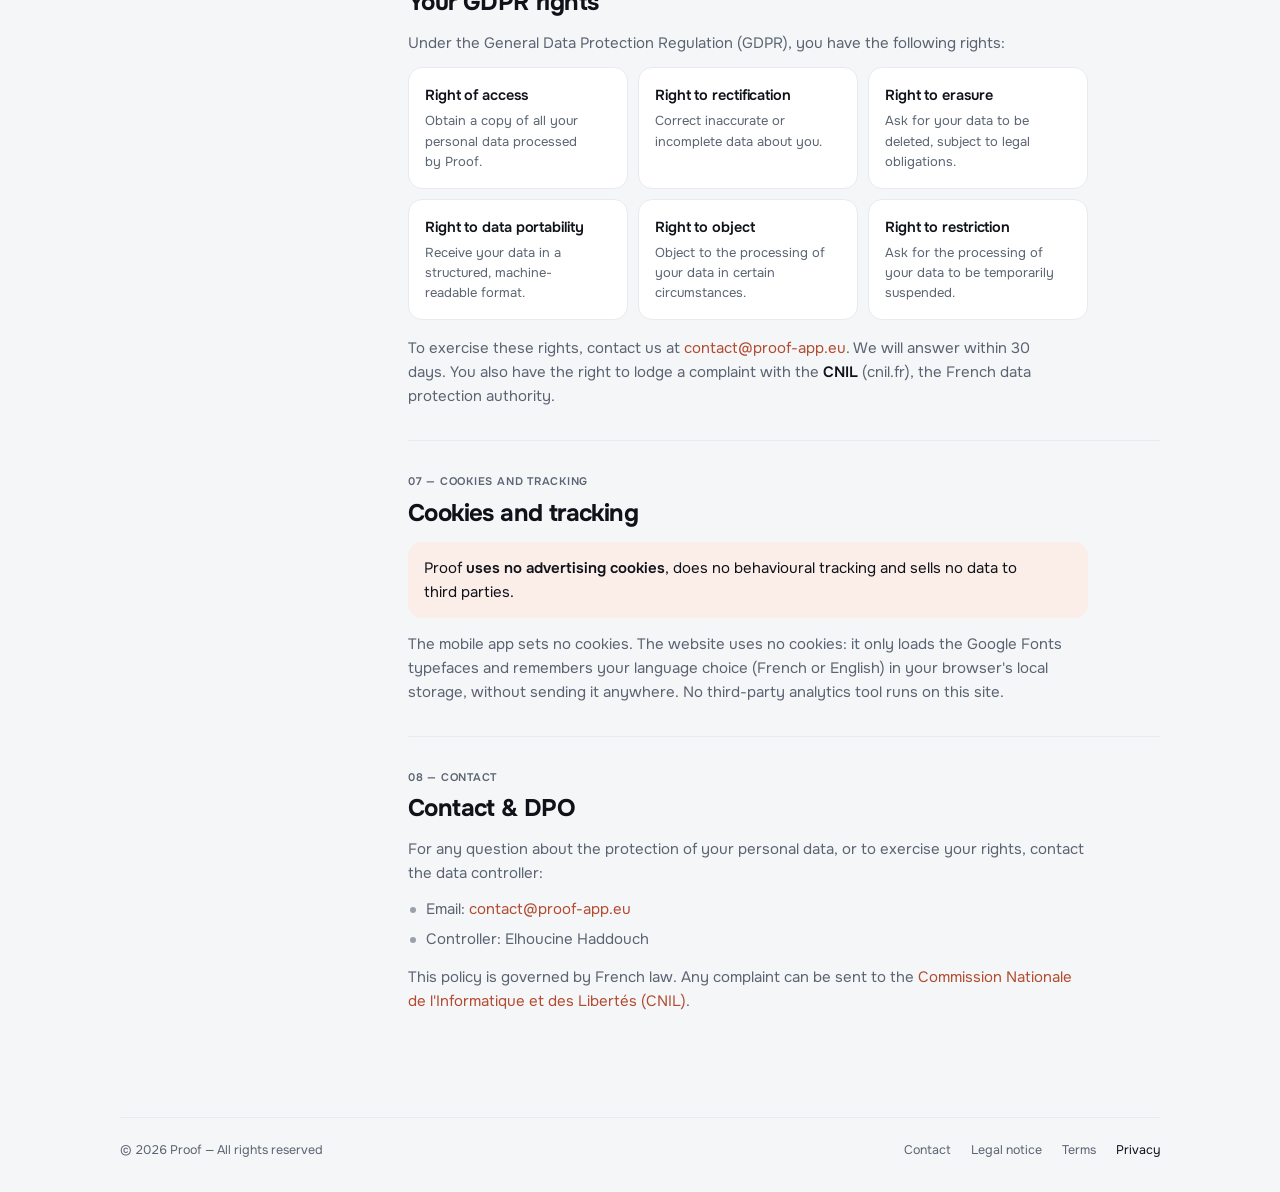
<file: privacy-policy.html>
<!DOCTYPE html>
<html lang="fr" data-title-fr="Politique de confidentialité — Proof" data-title-en="Privacy Policy — Proof">
<head>
  <meta charset="UTF-8" />
  <meta name="viewport" content="width=device-width, initial-scale=1.0" />
  <title>Politique de confidentialité — Proof</title>
  <link rel="icon" type="image/svg+xml" href="favicon.svg" />
  <link rel="apple-touch-icon" href="apple-touch-icon.png" />
  <link rel="preconnect" href="https://fonts.googleapis.com" />
  <link rel="preconnect" href="https://fonts.gstatic.com" crossorigin />
  <link href="https://fonts.googleapis.com/css2?family=Onest:wght@400;500;600;700&display=swap" rel="stylesheet" />
  <link rel="stylesheet" href="assets/legal.css" />
  <script src="assets/legal-lang.js"></script>
</head>
<body>
  <div class="wrap">

    <header>
      <a href="/" class="logo"><img src="assets/logo.svg" alt="Proof" width="90" height="36" /></a>
      <div class="header-actions">
        <a href="/" class="back-link"><svg width="16" height="16" viewBox="0 0 24 24" fill="none" stroke="currentColor" stroke-width="2" stroke-linecap="round" stroke-linejoin="round" aria-hidden="true"><path d="M15 5l-7 7 7 7"/></svg><span lang="fr">Retour à l'accueil</span><span lang="en">Back to home</span></a>
        <div class="lang" role="group" aria-label="Langue / Language">
          <button type="button" data-lang="fr" aria-pressed="true">FR</button>
          <button type="button" data-lang="en" aria-pressed="false">EN</button>
        </div>
      </div>
    </header>

    <div class="l10n" lang="fr">

    <div class="page-header">
      <div class="page-eyebrow">RGPD</div>
      <h1>Politique de<br />confidentialité</h1>
      <p class="page-date">Dernière mise à jour : octobre 2026</p>
    </div>

    <div class="toc">
      <div class="toc-title">Sommaire</div>
      <ul class="toc-list">
        <li><a href="#responsable"><span class="toc-num">01</span> Responsable du traitement</a></li>
        <li><a href="#collecte"><span class="toc-num">02</span> Données collectées</a></li>
        <li><a href="#finalites"><span class="toc-num">03</span> Finalités</a></li>
        <li><a href="#sous-traitants"><span class="toc-num">04</span> Sous-traitants</a></li>
        <li><a href="#conservation"><span class="toc-num">05</span> Conservation</a></li>
        <li><a href="#droits"><span class="toc-num">06</span> Vos droits</a></li>
        <li><a href="#cookies"><span class="toc-num">07</span> Cookies et tracking</a></li>
        <li><a href="#contact"><span class="toc-num">08</span> Contact</a></li>
      </ul>
    </div>

    <div class="content">

      <div class="section" id="responsable">
        <div class="section-label">01 — Responsable du traitement</div>
        <h2>Responsable du traitement</h2>
        <p>Le responsable du traitement des données personnelles collectées via l'application Proof est :</p>
        <ul class="legal-list">
          <li><strong style="color: var(--ink);">Elhoucine Haddouch</strong> — Entrepreneur individuel (Proof Archive), RCS Toulouse 893 523 506, 16 avenue de Lombez, 31300 Toulouse</li>
          <li>Contact : <a href="mailto:contact@proof-app.eu">contact@proof-app.eu</a></li>
        </ul>
        <p>Proof est une application mobile de gestion de preuves numériques horodatées et co-signées, destinée à un usage professionnel et personnel en France et dans l'Union Européenne.</p>
      </div>

      <div class="section" id="collecte">
        <div class="section-label">02 — Données collectées</div>
        <h2>Données collectées</h2>
        <p>Dans le cadre de la fourniture du service, Proof collecte les données suivantes :</p>

        <ul class="legal-list">
          <li><strong style="color: var(--ink);">Données d'identité</strong> — prénom, nom, adresse email ; identifiant de compte Google si vous vous connectez avec Google</li>
          <li><strong style="color: var(--ink);">Fichiers déposés</strong> — photos, vidéos, documents PDF et autres fichiers déposés dans les dossiers de preuves et les modèles de dossier</li>
          <li><strong style="color: var(--ink);">Métadonnées d'activité</strong> — historique des actions (dépôts, signatures, invitations, modifications), horodatages et fuseau horaire de l'appareil au moment du dépôt ou de la signature, empreintes SHA-256 des fichiers</li>
          <li><strong style="color: var(--ink);">Données de signature</strong> — lors de chaque confirmation officielle d'un dossier : nom et prénom saisis par le signataire, date et fuseau horaire de la confirmation, adresse IP et navigateur utilisé, empreinte de l'ensemble des fichiers confirmés. Elles constituent la preuve du consentement, figurent dans l'accusé de réception PDF remis à toutes les parties du dossier et sont conservées avec la preuve (voir « Durées de conservation »)</li>
          <li><strong style="color: var(--ink);">Préférences et notifications</strong> — langue de l'application, jeton de notification de l'appareil (pour les notifications push)</li>
          <li><strong style="color: var(--ink);">Données de paiement</strong> — gérées par Stripe (Android et web) ou par Apple (iOS) ; Proof ne stocke aucune donnée bancaire, seulement l'identifiant client Stripe et l'état de l'abonnement</li>
          <li><strong style="color: var(--ink);">Données techniques</strong> — adresse IP lors des connexions et logs d'accès à l'API, à des fins de fonctionnement et de sécurité ; pour les comptes administrateurs, l'adresse IP est conservée dans le journal d'audit de la console</li>
        </ul>

        <div class="highlight-box">
          <p>Proof ne collecte pas de données de géolocalisation, de contacts téléphoniques, ni de données biométriques. Aucune donnée n'est collectée à des fins publicitaires.</p>
        </div>
      </div>

      <div class="section" id="finalites">
        <div class="section-label">03 — Finalités</div>
        <h2>Finalités du traitement</h2>
        <p>Les données collectées sont traitées pour les finalités suivantes :</p>
        <ul class="legal-list">
          <li>Création et gestion des comptes utilisateurs</li>
          <li>Fourniture du service de gestion de preuves numériques</li>
          <li>Permettre la signature électronique des documents entre parties</li>
          <li>Gestion des abonnements et facturation via Stripe et l'App Store</li>
          <li>Envoi des emails de service (vérification du compte, réinitialisation du mot de passe, demandes de signature) et des notifications push</li>
          <li>Garantir l'intégrité et la traçabilité des dossiers de preuves</li>
          <li>Assurer la sécurité et le bon fonctionnement de l'application</li>
        </ul>
        <p>La base légale du traitement est l'exécution du contrat (CGU) conclu entre l'utilisateur et l'éditeur lors de la création du compte.</p>
      </div>

      <div class="section" id="sous-traitants">
        <div class="section-label">04 — Sous-traitants</div>
        <h2>Sous-traitants et transferts</h2>
        <p>Proof fait appel aux sous-traitants suivants pour la fourniture du service :</p>

        <table class="processor-table">
          <thead>
            <tr>
              <th>Sous-traitant</th>
              <th>Rôle</th>
              <th>Localisation</th>
            </tr>
          </thead>
          <tbody>
            <tr>
              <td class="processor-name">Amazon Web Services (S3)</td>
              <td>Stockage des fichiers uploadés</td>
              <td>eu-west-3 — Paris, France</td>
            </tr>
            <tr>
              <td class="processor-name">Railway Inc.</td>
              <td>Hébergement de l'API backend</td>
              <td>Europe (GCP europe-west4)</td>
            </tr>
            <tr>
              <td class="processor-name">Stripe Inc.</td>
              <td>Traitement des paiements (Android et web)</td>
              <td>États-Unis (certifié PCI-DSS)</td>
            </tr>
            <tr>
              <td class="processor-name">Apple</td>
              <td>Traitement des paiements (iOS, App Store)</td>
              <td>Irlande / États-Unis</td>
            </tr>
            <tr>
              <td class="processor-name">Resend, Inc.</td>
              <td>Envoi des emails de service</td>
              <td>États-Unis</td>
            </tr>
            <tr>
              <td class="processor-name">Google (Firebase Cloud Messaging)</td>
              <td>Acheminement des notifications push</td>
              <td>États-Unis</td>
            </tr>
            <tr>
              <td class="processor-name">Google (Google Sign-In)</td>
              <td>Connexion avec un compte Google, si vous la choisissez</td>
              <td>États-Unis</td>
            </tr>
          </tbody>
        </table>

        <p>Les fichiers déposés et les sauvegardes de la base de données sont stockés sur des serveurs AWS situés en France (région eu-west-3). Les transferts vers les États-Unis (paiement, emails, notifications, connexion Google) sont encadrés par des garanties appropriées (clauses contractuelles types de la Commission européenne ou Data Privacy Framework).</p>
      </div>

      <div class="section" id="conservation">
        <div class="section-label">05 — Conservation</div>
        <h2>Durées de conservation</h2>
        <ul class="legal-list">
          <li><strong style="color: var(--ink);">Preuves numériques</strong> (fichiers, dossiers, signatures et données de signature, historique) — tant que le dossier existe. Un dossier supprimé par son propriétaire est effacé immédiatement ; s'il porte la signature d'un tiers, il est archivé au lieu d'être effacé, pour préserver la preuve de l'autre partie, puis effacé six ans après la dernière signature (délai de prescription de droit commun de cinq ans, article 2224 du Code civil, et une marge d'un an). Cette durée peut être prolongée sur demande, notamment en cas de litige</li>
          <li><strong style="color: var(--ink);">Données de compte</strong> (email, prénom, nom) — durée de vie du compte. La suppression du compte depuis l'application efface immédiatement le compte, ses dossiers, ses fichiers, ses signatures et son historique ; si le compte porte des signatures dont une autre partie a besoin comme preuve, ou un abonnement App Store ou Google Play en cours, il est fermé et archivé, puis effacé à l'issue de la même durée de conservation et de l'abonnement</li>
          <li><strong style="color: var(--ink);">Sauvegardes</strong> — les sauvegardes de la base de données peuvent contenir des données supprimées jusqu'à leur renouvellement</li>
          <li><strong style="color: var(--ink);">Logs techniques</strong> — 90 jours maximum</li>
          <li><strong style="color: var(--ink);">Données de paiement</strong> — conservées par Stripe selon leur politique propre</li>
        </ul>
        <p>Vous pouvez supprimer vous-même un dossier ou votre compte depuis l'application, à tout moment. Une demande adressée par email à <a href="mailto:contact@proof-app.eu">contact@proof-app.eu</a> est traitée dans un délai de 30 jours.</p>
      </div>

      <div class="section" id="droits">
        <div class="section-label">06 — Vos droits</div>
        <h2>Vos droits RGPD</h2>
        <p>Conformément au Règlement Général sur la Protection des Données (RGPD), vous disposez des droits suivants :</p>

        <div class="rights-grid">
          <div class="right-card">
            <div class="right-title">Droit d'accès</div>
            <p class="right-desc">Obtenir une copie de toutes vos données personnelles traitées par Proof.</p>
          </div>
          <div class="right-card">
            <div class="right-title">Droit de rectification</div>
            <p class="right-desc">Corriger des données inexactes ou incomplètes vous concernant.</p>
          </div>
          <div class="right-card">
            <div class="right-title">Droit à l'effacement</div>
            <p class="right-desc">Demander la suppression de vos données, sous réserve des obligations légales.</p>
          </div>
          <div class="right-card">
            <div class="right-title">Droit à la portabilité</div>
            <p class="right-desc">Recevoir vos données dans un format structuré et lisible par machine.</p>
          </div>
          <div class="right-card">
            <div class="right-title">Droit d'opposition</div>
            <p class="right-desc">Vous opposer au traitement de vos données dans certaines circonstances.</p>
          </div>
          <div class="right-card">
            <div class="right-title">Droit à la limitation</div>
            <p class="right-desc">Demander la suspension temporaire du traitement de vos données.</p>
          </div>
        </div>

        <p>Pour exercer ces droits, contactez-nous à <a href="mailto:contact@proof-app.eu">contact@proof-app.eu</a>. Nous répondrons dans un délai de 30 jours. Vous disposez également du droit d'introduire une réclamation auprès de la <strong style="color: var(--ink);">CNIL</strong> (cnil.fr).</p>
      </div>

      <div class="section" id="cookies">
        <div class="section-label">07 — Cookies et tracking</div>
        <h2>Cookies et tracking</h2>
        <div class="highlight-box">
          <p>Proof <strong style="color: var(--ink);">n'utilise pas de cookies publicitaires</strong>, ne pratique aucun tracking comportemental et ne revend aucune donnée à des tiers.</p>
        </div>
        <p>L'application mobile ne dépose aucun cookie. Le site web n'utilise aucun cookie : il charge seulement les polices Google Fonts et mémorise votre choix de langue (français ou anglais) dans le stockage local de votre navigateur, sans le transmettre. Aucun outil d'analytics tiers n'est actif sur ce site.</p>
      </div>

      <div class="section" id="contact">
        <div class="section-label">08 — Contact</div>
        <h2>Contact & DPO</h2>
        <p>Pour toute question relative à la protection de vos données personnelles ou pour exercer vos droits, contactez le responsable du traitement :</p>
        <ul class="legal-list">
          <li>Email : <a href="mailto:contact@proof-app.eu">contact@proof-app.eu</a></li>
          <li>Responsable : Elhoucine Haddouch</li>
        </ul>
        <p>La présente politique est soumise au droit français. Toute réclamation peut être adressée à la <a href="https://www.cnil.fr" target="_blank" rel="noopener">Commission Nationale de l'Informatique et des Libertés (CNIL)</a>.</p>
      </div>

    </div>

    </div>

    <div class="l10n" lang="en">

    <div class="page-header">
      <div class="page-eyebrow">GDPR</div>
      <h1>Privacy<br />Policy</h1>
      <p class="page-date">Last updated: October 2026</p>
      <p class="translation-note">This English translation is provided for information. The French version prevails.</p>
    </div>

    <div class="toc">
      <div class="toc-title">Contents</div>
      <ul class="toc-list">
        <li><a href="#controller"><span class="toc-num">01</span> Data controller</a></li>
        <li><a href="#data-collected"><span class="toc-num">02</span> Data collected</a></li>
        <li><a href="#purposes"><span class="toc-num">03</span> Purposes</a></li>
        <li><a href="#processors"><span class="toc-num">04</span> Processors</a></li>
        <li><a href="#retention"><span class="toc-num">05</span> Retention</a></li>
        <li><a href="#your-rights"><span class="toc-num">06</span> Your rights</a></li>
        <li><a href="#cookies-tracking"><span class="toc-num">07</span> Cookies and tracking</a></li>
        <li><a href="#contact-us"><span class="toc-num">08</span> Contact</a></li>
      </ul>
    </div>

    <div class="content">

      <div class="section" id="controller">
        <div class="section-label">01 — Data controller</div>
        <h2>Data controller</h2>
        <p>The controller of the personal data collected through the Proof application is:</p>
        <ul class="legal-list">
          <li><strong style="color: var(--ink);">Elhoucine Haddouch</strong> — Sole proprietor (Proof Archive), RCS Toulouse 893 523 506, 16 avenue de Lombez, 31300 Toulouse, France</li>
          <li>Contact: <a href="mailto:contact@proof-app.eu">contact@proof-app.eu</a></li>
        </ul>
        <p>Proof is a mobile application for timestamped, co-signed digital evidence, for professional and personal use in France and the European Union.</p>
      </div>

      <div class="section" id="data-collected">
        <div class="section-label">02 — Data collected</div>
        <h2>Data collected</h2>
        <p>To provide the service, Proof collects the following data:</p>

        <ul class="legal-list">
          <li><strong style="color: var(--ink);">Identity data</strong> — first name, last name, email address; Google account identifier if you sign in with Google</li>
          <li><strong style="color: var(--ink);">Uploaded files</strong> — photos, videos, PDF documents and other files added to evidence folders and folder templates</li>
          <li><strong style="color: var(--ink);">Activity metadata</strong> — history of actions (uploads, signatures, invitations, edits), timestamps and the device's time zone at the time of the upload or signature, SHA-256 fingerprints of the files</li>
          <li><strong style="color: var(--ink);">Signature data</strong> — at each official confirmation of a folder: the first and last name typed by the signer, the date and time zone of the confirmation, the IP address and browser used, and the fingerprint of the set of files confirmed. They are the evidence of consent, appear in the PDF acknowledgement sent to every party to the folder, and are kept with the evidence (see "Retention periods")</li>
          <li><strong style="color: var(--ink);">Preferences and notifications</strong> — app language, the device's notification token (for push notifications)</li>
          <li><strong style="color: var(--ink);">Payment data</strong> — handled by Stripe (Android and web) or by Apple (iOS); Proof stores no banking data, only the Stripe customer identifier and the subscription status</li>
          <li><strong style="color: var(--ink);">Technical data</strong> — IP address at sign-in and API access logs, for operation and security; for administrator accounts, the IP address is kept in the console's audit log</li>
        </ul>

        <div class="highlight-box">
          <p>Proof does not collect geolocation data, phone contacts or biometric data. No data is collected for advertising.</p>
        </div>
      </div>

      <div class="section" id="purposes">
        <div class="section-label">03 — Purposes</div>
        <h2>Purposes of processing</h2>
        <p>The data collected is processed for the following purposes:</p>
        <ul class="legal-list">
          <li>Creating and managing user accounts</li>
          <li>Providing the digital evidence service</li>
          <li>Enabling the parties to sign documents electronically</li>
          <li>Managing subscriptions and billing through Stripe and the App Store</li>
          <li>Sending service emails (account verification, password reset, signature requests) and push notifications</li>
          <li>Ensuring the integrity and traceability of evidence folders</li>
          <li>Keeping the application secure and running</li>
        </ul>
        <p>The legal basis for processing is the performance of the contract (Terms of Use) entered into between the user and the publisher when the account is created.</p>
      </div>

      <div class="section" id="processors">
        <div class="section-label">04 — Processors</div>
        <h2>Processors and transfers</h2>
        <p>Proof uses the following processors to provide the service:</p>

        <table class="processor-table">
          <thead>
            <tr>
              <th>Processor</th>
              <th>Role</th>
              <th>Location</th>
            </tr>
          </thead>
          <tbody>
            <tr>
              <td class="processor-name">Amazon Web Services (S3)</td>
              <td>Storage of uploaded files</td>
              <td>eu-west-3 — Paris, France</td>
            </tr>
            <tr>
              <td class="processor-name">Railway Inc.</td>
              <td>Hosting of the backend API</td>
              <td>Europe (GCP europe-west4)</td>
            </tr>
            <tr>
              <td class="processor-name">Stripe Inc.</td>
              <td>Payment processing (Android and web)</td>
              <td>United States (PCI-DSS certified)</td>
            </tr>
            <tr>
              <td class="processor-name">Apple</td>
              <td>Payment processing (iOS, App Store)</td>
              <td>Ireland / United States</td>
            </tr>
            <tr>
              <td class="processor-name">Resend, Inc.</td>
              <td>Sending service emails</td>
              <td>United States</td>
            </tr>
            <tr>
              <td class="processor-name">Google (Firebase Cloud Messaging)</td>
              <td>Delivery of push notifications</td>
              <td>United States</td>
            </tr>
            <tr>
              <td class="processor-name">Google (Google Sign-In)</td>
              <td>Sign-in with a Google account, if you choose it</td>
              <td>United States</td>
            </tr>
          </tbody>
        </table>

        <p>Uploaded files and database backups are stored on AWS servers located in France (eu-west-3 region). Transfers to the United States (payment, emails, notifications, Google sign-in) are covered by appropriate safeguards (European Commission standard contractual clauses or the Data Privacy Framework).</p>
      </div>

      <div class="section" id="retention">
        <div class="section-label">05 — Retention</div>
        <h2>Retention periods</h2>
        <ul class="legal-list">
          <li><strong style="color: var(--ink);">Digital evidence</strong> (files, folders, signatures and signature data, history) — for as long as the folder exists. A folder deleted by its owner is erased immediately; if it bears a third party's signature, it is archived instead of erased, to preserve the other party's evidence, then erased six years after the last signature (the general French limitation period of five years, article 2224 of the Civil Code, plus a one-year margin). This period can be extended on request, in particular during a dispute</li>
          <li><strong style="color: var(--ink);">Account data</strong> (email, first name, last name) — for the life of the account. Deleting the account from the app immediately erases the account, its folders, files, signatures and history; if the account bears signatures another party needs as evidence, or a running App Store or Google Play subscription, it is closed and archived, then erased at the end of the same retention period and of the subscription</li>
          <li><strong style="color: var(--ink);">Backups</strong> — database backups may contain deleted data until they are renewed</li>
          <li><strong style="color: var(--ink);">Technical logs</strong> — 90 days at most</li>
          <li><strong style="color: var(--ink);">Payment data</strong> — kept by Stripe under its own policy</li>
        </ul>
        <p>You can delete a folder or your account yourself from the app, at any time. A request sent by email to <a href="mailto:contact@proof-app.eu">contact@proof-app.eu</a> is handled within 30 days.</p>
      </div>

      <div class="section" id="your-rights">
        <div class="section-label">06 — Your rights</div>
        <h2>Your GDPR rights</h2>
        <p>Under the General Data Protection Regulation (GDPR), you have the following rights:</p>

        <div class="rights-grid">
          <div class="right-card">
            <div class="right-title">Right of access</div>
            <p class="right-desc">Obtain a copy of all your personal data processed by Proof.</p>
          </div>
          <div class="right-card">
            <div class="right-title">Right to rectification</div>
            <p class="right-desc">Correct inaccurate or incomplete data about you.</p>
          </div>
          <div class="right-card">
            <div class="right-title">Right to erasure</div>
            <p class="right-desc">Ask for your data to be deleted, subject to legal obligations.</p>
          </div>
          <div class="right-card">
            <div class="right-title">Right to data portability</div>
            <p class="right-desc">Receive your data in a structured, machine-readable format.</p>
          </div>
          <div class="right-card">
            <div class="right-title">Right to object</div>
            <p class="right-desc">Object to the processing of your data in certain circumstances.</p>
          </div>
          <div class="right-card">
            <div class="right-title">Right to restriction</div>
            <p class="right-desc">Ask for the processing of your data to be temporarily suspended.</p>
          </div>
        </div>

        <p>To exercise these rights, contact us at <a href="mailto:contact@proof-app.eu">contact@proof-app.eu</a>. We will answer within 30 days. You also have the right to lodge a complaint with the <strong style="color: var(--ink);">CNIL</strong> (cnil.fr), the French data protection authority.</p>
      </div>

      <div class="section" id="cookies-tracking">
        <div class="section-label">07 — Cookies and tracking</div>
        <h2>Cookies and tracking</h2>
        <div class="highlight-box">
          <p>Proof <strong style="color: var(--ink);">uses no advertising cookies</strong>, does no behavioural tracking and sells no data to third parties.</p>
        </div>
        <p>The mobile app sets no cookies. The website uses no cookies: it only loads the Google Fonts typefaces and remembers your language choice (French or English) in your browser's local storage, without sending it anywhere. No third-party analytics tool runs on this site.</p>
      </div>

      <div class="section" id="contact-us">
        <div class="section-label">08 — Contact</div>
        <h2>Contact & DPO</h2>
        <p>For any question about the protection of your personal data, or to exercise your rights, contact the data controller:</p>
        <ul class="legal-list">
          <li>Email: <a href="mailto:contact@proof-app.eu">contact@proof-app.eu</a></li>
          <li>Controller: Elhoucine Haddouch</li>
        </ul>
        <p>This policy is governed by French law. Any complaint can be sent to the <a href="https://www.cnil.fr" target="_blank" rel="noopener">Commission Nationale de l'Informatique et des Libertés (CNIL)</a>.</p>
      </div>

    </div>

    </div>

    <footer>
      <span>© <span id="year">2026</span> Proof — <span lang="fr">Tous droits réservés</span><span lang="en">All rights reserved</span></span>
      <nav aria-label="Liens légaux / Legal links">
        <a href="mailto:contact@proof-app.eu">Contact</a>
        <a href="mentions-legales.html"><span lang="fr">Mentions légales</span><span lang="en">Legal notice</span></a>
        <a href="cgu.html"><span lang="fr">CGU</span><span lang="en">Terms</span></a>
        <a href="privacy-policy.html" aria-current="page"><span lang="fr">Confidentialité</span><span lang="en">Privacy</span></a>
      </nav>
    </footer>

  </div>
</body>
</html>
</file>
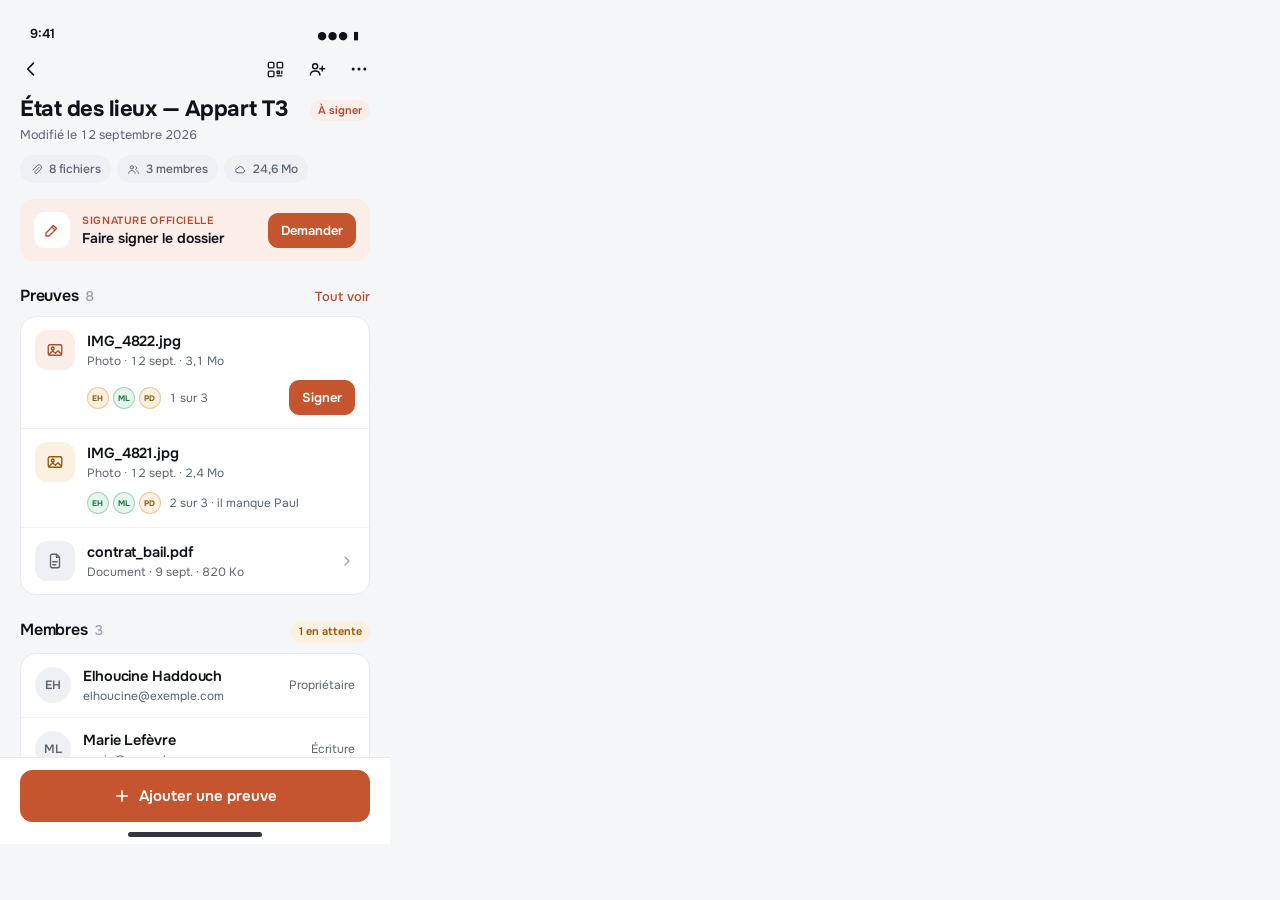
<file: screens/dossier.html>
<!doctype html>
<html lang="fr">
<head>
<meta charset="utf-8">
<meta name="viewport" content="width=390">
<meta name="robots" content="noindex">
<title>Proof — Signature en attente</title>
<link rel="stylesheet" href="https://fonts.googleapis.com/css2?family=Onest:wght@400;500;600;700&display=swap">
<link rel="stylesheet" href="screens.css">
</head>
<body>
<div class="scr">
  <div class="sbar"><span>9:41</span><i>●●● ▮</i></div>
  <div class="appbar">
    <span class="icbtn bare"><svg width="20" height="20" viewBox="0 0 24 24" fill="none" stroke="currentColor" stroke-width="2" stroke-linecap="round" stroke-linejoin="round"><path d="M15 5l-7 7 7 7"/></svg></span><span class="ttl"></span>
    <span class="icbtn bare"><svg width="19" height="19" viewBox="0 0 24 24" fill="none" stroke="currentColor" stroke-width="1.7" stroke-linecap="round" stroke-linejoin="round"><rect x="3" y="3" width="7" height="7" rx="1.5"/><rect x="14" y="3" width="7" height="7" rx="1.5"/><rect x="3" y="14" width="7" height="7" rx="1.5"/><path d="M14 14h3v3h-3zM20 14v3M14 20h6"/></svg></span><span class="icbtn bare"><svg width="19" height="19" viewBox="0 0 24 24" fill="none" stroke="currentColor" stroke-width="1.8" stroke-linecap="round" stroke-linejoin="round"><circle cx="9" cy="8" r="3.2"/><path d="M3 19c0-3.2 2.7-5.2 6-5.2s6 2 6 5.2"/><path d="M18 8v6M15 11h6"/></svg></span><span class="icbtn bare"><svg width="20" height="20" viewBox="0 0 24 24" fill="currentColor"><circle cx="5" cy="12" r="1.8"/><circle cx="12" cy="12" r="1.8"/><circle cx="19" cy="12" r="1.8"/></svg></span>
  </div>
  <div class="content" style="padding-top:2px">

    <div style="display:flex;gap:10px;align-items:flex-start">
      <div style="flex:1;min-width:0">
        <div style="font-size:22px;font-weight:700;letter-spacing:-.5px;line-height:1.2">État des lieux — Appart T3</div>
        <div class="num" style="font-size:12.5px;color:var(--ink2);margin-top:5px">Modifié le 12 septembre 2026</div>
      </div>
      <span class="pill act" style="margin-top:4px">À signer</span>
    </div>
    <div style="display:flex;gap:6px;margin-top:12px">
      <span class="chip"><svg width="13" height="13" viewBox="0 0 24 24" fill="none" stroke="currentColor" stroke-width="1.8" stroke-linecap="round" stroke-linejoin="round"><path d="M17 8l-7.5 7.5a2.5 2.5 0 0 0 3.5 3.5L20 11a4.5 4.5 0 0 0-6.4-6.4L5 13"/></svg>8 fichiers</span><span class="chip"><svg width="13" height="13" viewBox="0 0 24 24" fill="none" stroke="currentColor" stroke-width="1.8" stroke-linecap="round" stroke-linejoin="round"><circle cx="9" cy="8" r="3"/><path d="M3 19c0-3 2.7-5 6-5s6 2 6 5"/><path d="M16 6.2a3 3 0 0 1 0 5.6"/><path d="M18 14.4c2 .7 3 2.2 3 4.6"/></svg>3 membres</span><span class="chip"><svg width="13" height="13" viewBox="0 0 24 24" fill="none" stroke="currentColor" stroke-width="1.8" stroke-linecap="round" stroke-linejoin="round"><path d="M7 18a4 4 0 0 1 0-8 5.5 5.5 0 0 1 10.5 1.5A3.5 3.5 0 0 1 17 18z"/></svg>24,6 Mo</span>
    </div>

    <div class="ban" style="margin-top:16px"><span class="ic sm white"><svg width="18" height="18" viewBox="0 0 24 24" fill="none" stroke="currentColor" stroke-width="1.8" stroke-linecap="round" stroke-linejoin="round"><path d="M4 20h4l10-10-4-4L4 16z"/><path d="M12 8l4 4"/></svg></span>
      <div class="t"><span class="o">Signature officielle</span><span class="l">Faire signer le dossier</span></div>
      <span class="btn sm">Demander</span></div>

    <div class="sec"><h3>Preuves<span class="cnt">8</span></h3><span class="link">Tout voir</span></div>
    <div class="grp">
      <div class="it" style="flex-wrap:wrap;row-gap:10px">
        <span class="ic act"><svg width="18" height="18" viewBox="0 0 24 24" fill="none" stroke="currentColor" stroke-width="1.8" stroke-linecap="round" stroke-linejoin="round"><rect x="3" y="5" width="18" height="14" rx="2"/><circle cx="9" cy="10" r="2"/><path d="M4 18l5-5 3.5 3.5L16 13l4 4"/></svg></span>
        <div class="t"><div class="n">IMG_4822.jpg</div><div class="s num">Photo · 12 sept. · 3,1 Mo</div></div>
        <div style="flex-basis:100%;display:flex;align-items:center;gap:8px;padding-left:52px">
          <span class="dots"><span class="dot warn">EH</span><span class="dot ok">ML</span><span class="dot warn">PD</span></span>
          <span class="num" style="font-size:12px;color:var(--ink2);flex:1">1 sur 3</span><span class="btn sm">Signer</span></div>
      </div>
      <div class="it" style="flex-wrap:wrap;row-gap:10px">
        <span class="ic warn"><svg width="18" height="18" viewBox="0 0 24 24" fill="none" stroke="currentColor" stroke-width="1.8" stroke-linecap="round" stroke-linejoin="round"><rect x="3" y="5" width="18" height="14" rx="2"/><circle cx="9" cy="10" r="2"/><path d="M4 18l5-5 3.5 3.5L16 13l4 4"/></svg></span>
        <div class="t"><div class="n">IMG_4821.jpg</div><div class="s num">Photo · 12 sept. · 2,4 Mo</div></div>
        <div style="flex-basis:100%;display:flex;align-items:center;gap:8px;padding-left:52px">
          <span class="dots"><span class="dot ok">EH</span><span class="dot ok">ML</span><span class="dot warn">PD</span></span>
          <span class="num" style="font-size:12px;color:var(--ink2);flex:1">2 sur 3 · il manque Paul</span></div>
      </div>
      <div class="it"><span class="ic"><svg width="18" height="18" viewBox="0 0 24 24" fill="none" stroke="currentColor" stroke-width="1.8" stroke-linecap="round" stroke-linejoin="round"><path d="M8 3h6l4 4v12a2 2 0 0 1-2 2H8a2 2 0 0 1-2-2V5a2 2 0 0 1 2-2z"/><path d="M14 3v4h4"/><path d="M9 13h6M9 17h4"/></svg></span>
        <div class="t"><div class="n">contrat_bail.pdf</div><div class="s num">Document · 9 sept. · 820 Ko</div></div><span class="chev"><svg width="16" height="16" viewBox="0 0 24 24" fill="none" stroke="currentColor" stroke-width="2" stroke-linecap="round" stroke-linejoin="round"><path d="M9 6l6 6-6 6"/></svg></span></div>
    </div>

    <div class="sec"><h3>Membres<span class="cnt">3</span></h3><span class="pill warn">1 en attente</span></div>
    <div class="grp">
      <div class="it"><span class="avatar sm">EH</span>
        <div class="t"><div class="n">Elhoucine Haddouch</div><div class="s">elhoucine@exemple.com</div></div><span class="end" style="color:var(--ink2)">Propriétaire</span></div>
      <div class="it"><span class="avatar sm">ML</span>
        <div class="t"><div class="n">Marie Lefèvre</div><div class="s">marie@exemple.com</div></div><span class="end" style="color:var(--ink2)">Écriture</span></div>
    </div>
  </div>
  <div class="bottombar"><div class="btn"><svg width="18" height="18" viewBox="0 0 24 24" fill="none" stroke="currentColor" stroke-width="2.2" stroke-linecap="round" stroke-linejoin="round"><path d="M12 5v14M5 12h14"/></svg>Ajouter une preuve</div></div>
  <div class="homebar" style="background:var(--card)"></div>
</div>
</body>
</html>
</file>
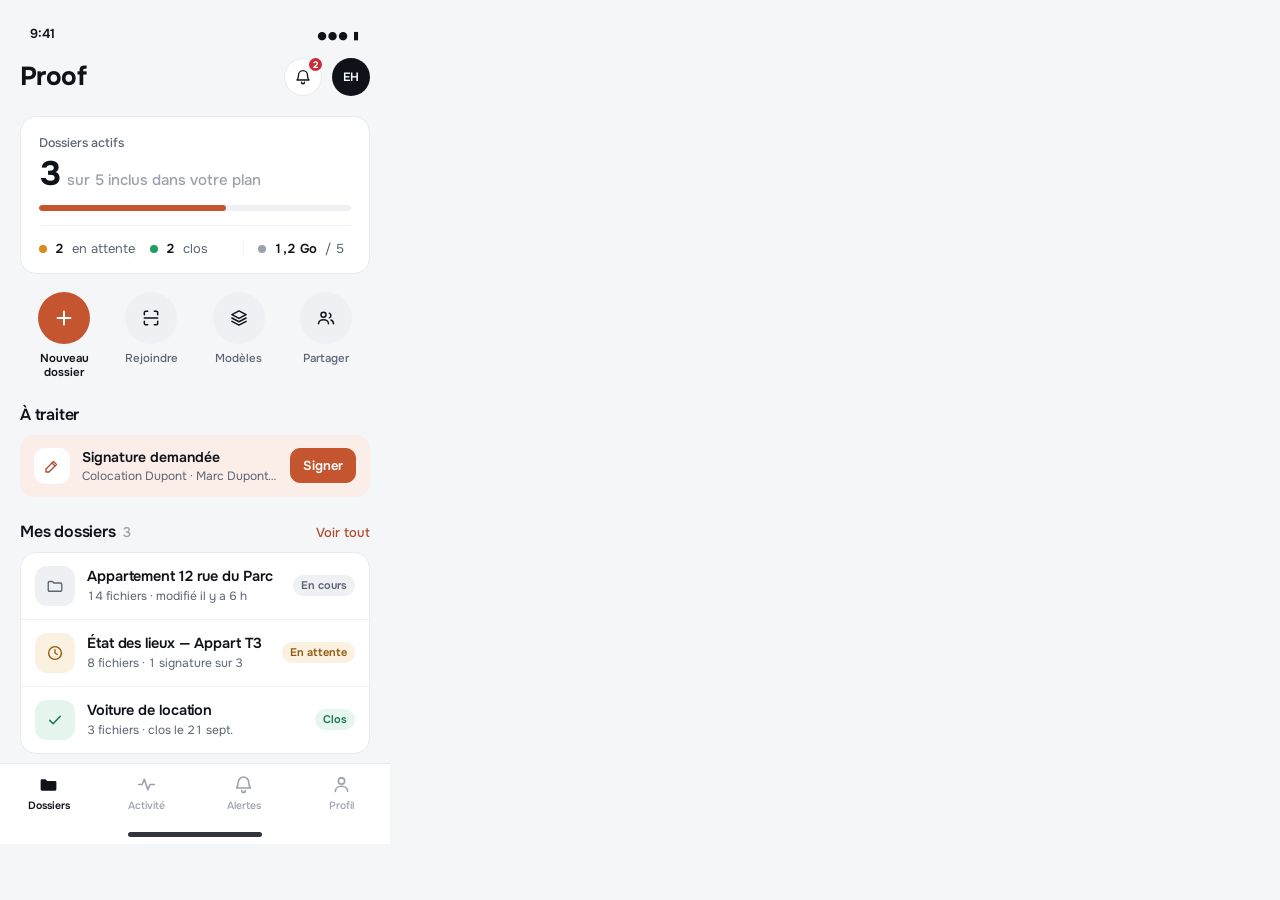
<file: screens/main.html>
<!doctype html>
<html lang="fr">
<head>
<meta charset="utf-8">
<meta name="viewport" content="width=390">
<meta name="robots" content="noindex">
<title>Proof — Dossiers</title>
<link rel="stylesheet" href="https://fonts.googleapis.com/css2?family=Onest:wght@400;500;600;700&display=swap">
<link rel="stylesheet" href="screens.css">
</head>
<body>
<div class="scr">
  <div class="sbar"><span>9:41</span><i>●●● ▮</i></div>
  <div class="content">

    <div style="display:flex;justify-content:space-between;align-items:center">
      <h1 class="h1">Proof</h1>
      <div style="display:flex;gap:10px;align-items:center">
        <span class="icbtn"><svg width="18" height="18" viewBox="0 0 24 24" fill="none" stroke="currentColor" stroke-width="1.8" stroke-linecap="round" stroke-linejoin="round"><path d="M6 9.5a6 6 0 1 1 12 0c0 4.5 1.5 6 2 6.5H4c.5-.5 2-2 2-6.5"/><path d="M10 19a2 2 0 0 0 4 0"/></svg><span class="badge">2</span></span>
        <span class="avatar">EH</span>
      </div>
    </div>

    <div class="card" style="margin-top:20px;padding:18px 18px 16px">
      <div style="font-size:12.5px;color:var(--ink2);font-weight:500">Dossiers actifs</div>
      <div style="display:flex;align-items:baseline;gap:6px;margin-top:6px">
        <b class="num" style="font-size:34px;font-weight:700;letter-spacing:-1.2px;line-height:1">3</b>
        <span style="font-size:15px;color:var(--ink3);font-weight:500">sur 5 inclus dans votre plan</span></div>
      <div class="track" style="margin-top:14px"><i style="width:60%"></i></div>
      <div style="display:flex;margin-top:14px;padding-top:14px;border-top:1px solid var(--line2);font-size:13px;color:var(--ink2);white-space:nowrap">
        <div style="flex:1;display:flex;align-items:center;gap:8px"><i style="width:8px;height:8px;border-radius:50%;background:var(--warn)"></i><b class="num" style="color:var(--ink);font-weight:600">2</b>en attente</div>
        <div style="flex:1;display:flex;align-items:center;gap:8px;border-left:1px solid var(--line2);padding-left:14px"><i style="width:8px;height:8px;border-radius:50%;background:var(--ok)"></i><b class="num" style="color:var(--ink);font-weight:600">2</b>clos</div>
        <div style="flex:1;display:flex;align-items:center;gap:8px;border-left:1px solid var(--line2);padding-left:14px"><i style="width:8px;height:8px;border-radius:50%;background:var(--ink3)"></i><b class="num" style="color:var(--ink);font-weight:600">1,2 Go</b>/ 5</div>
      </div>
    </div>

    <div style="display:flex;justify-content:space-between;margin-top:18px;padding:0 6px">
      <div class="qa main"><span class="c p"><svg width="22" height="22" viewBox="0 0 24 24" fill="none" stroke="currentColor" stroke-width="2.2" stroke-linecap="round" stroke-linejoin="round"><path d="M12 5v14M5 12h14"/></svg></span><span>Nouveau dossier</span></div>
      <div class="qa"><span class="c"><svg width="20" height="20" viewBox="0 0 24 24" fill="none" stroke="currentColor" stroke-width="1.8" stroke-linecap="round" stroke-linejoin="round"><path d="M4 8V5.5A1.5 1.5 0 0 1 5.5 4H8"/><path d="M16 4h2.5A1.5 1.5 0 0 1 20 5.5V8"/><path d="M20 16v2.5a1.5 1.5 0 0 1-1.5 1.5H16"/><path d="M8 20H5.5A1.5 1.5 0 0 1 4 18.5V16"/><path d="M4 12h16"/></svg></span><span>Rejoindre</span></div>
      <div class="qa"><span class="c"><svg width="20" height="20" viewBox="0 0 24 24" fill="none" stroke="currentColor" stroke-width="1.8" stroke-linecap="round" stroke-linejoin="round"><path d="M12 3.5l8.5 4.5-8.5 4.5L3.5 8z"/><path d="M3.5 12l8.5 4.5 8.5-4.5"/><path d="M3.5 16l8.5 4.5 8.5-4.5"/></svg></span><span>Modèles</span></div>
      <div class="qa"><span class="c"><svg width="20" height="20" viewBox="0 0 24 24" fill="none" stroke="currentColor" stroke-width="1.8" stroke-linecap="round" stroke-linejoin="round"><circle cx="9" cy="8" r="3"/><path d="M3 19c0-3 2.7-5 6-5s6 2 6 5"/><path d="M16 6.2a3 3 0 0 1 0 5.6"/><path d="M18 14.4c2 .7 3 2.2 3 4.6"/></svg></span><span>Partager</span></div>
    </div>

    <div class="sec"><h3>À traiter</h3></div>
    <div class="todo"><span class="ic sm white"><svg width="18" height="18" viewBox="0 0 24 24" fill="none" stroke="currentColor" stroke-width="1.8" stroke-linecap="round" stroke-linejoin="round"><path d="M4 20h4l10-10-4-4L4 16z"/><path d="M12 8l4 4"/></svg></span>
      <div class="t"><b>Signature demandée</b><span>Colocation Dupont · Marc Dupont, hier</span></div>
      <span class="btn sm">Signer</span></div>

    <div class="sec"><h3>Mes dossiers<span class="cnt">3</span></h3><span class="link">Voir tout</span></div>
    <div class="grp">
      <div class="it"><span class="ic"><svg width="18" height="18" viewBox="0 0 24 24" fill="none" stroke="currentColor" stroke-width="1.8" stroke-linecap="round" stroke-linejoin="round"><path d="M3 7.5A1.5 1.5 0 0 1 4.5 6h4l2 2h9A1.5 1.5 0 0 1 21 9.5v8a1.5 1.5 0 0 1-1.5 1.5h-15A1.5 1.5 0 0 1 3 17.5z"/></svg></span>
        <div class="t"><div class="n">Appartement 12 rue du Parc</div><div class="s num">14 fichiers · modifié il y a 6 h</div></div>
        <span class="pill mu">En cours</span></div>
      <div class="it"><span class="ic warn"><svg width="18" height="18" viewBox="0 0 24 24" fill="none" stroke="currentColor" stroke-width="1.8" stroke-linecap="round" stroke-linejoin="round"><circle cx="12" cy="12" r="8.5"/><path d="M12 7.5V12l3 2"/></svg></span>
        <div class="t"><div class="n">État des lieux — Appart T3</div><div class="s num">8 fichiers · 1 signature sur 3</div></div>
        <span class="pill warn">En attente</span></div>
      <div class="it"><span class="ic ok"><svg width="18" height="18" viewBox="0 0 24 24" fill="none" stroke="currentColor" stroke-width="2" stroke-linecap="round" stroke-linejoin="round"><path d="M5 12.5l4.5 4.5L19 7"/></svg></span>
        <div class="t"><div class="n">Voiture de location</div><div class="s num">3 fichiers · clos le 21 sept.</div></div>
        <span class="pill ok">Clos</span></div>
    </div>

    <div class="sec"><h3>Partagés avec moi<span class="cnt">2</span></h3><span class="link">Voir tout</span></div>
    <div class="grp">
      <div class="it"><span class="ic act"><svg width="18" height="18" viewBox="0 0 24 24" fill="none" stroke="currentColor" stroke-width="1.8" stroke-linecap="round" stroke-linejoin="round"><path d="M4 20h4l10-10-4-4L4 16z"/><path d="M12 8l4 4"/></svg></span>
        <div class="t"><div class="n">Colocation Dupont</div><div class="s">12 fichiers · Marc Dupont · écriture</div></div>
        <span class="pill act">À signer</span></div>
      <div class="it"><span class="ic ok"><svg width="18" height="18" viewBox="0 0 24 24" fill="none" stroke="currentColor" stroke-width="2" stroke-linecap="round" stroke-linejoin="round"><path d="M5 12.5l4.5 4.5L19 7"/></svg></span>
        <div class="t"><div class="n">Local commercial Bordeaux</div><div class="s">6 fichiers · Sophie Lambert · lecture</div></div>
        <span class="pill ok">Clos</span></div>
    </div>

  </div>
  <div class="tabs"><div class="r"><div class="on"><svg width="21" height="21" viewBox="0 0 24 24" fill="currentColor"><path d="M3 7.5A1.5 1.5 0 0 1 4.5 6h4l2 2h9A1.5 1.5 0 0 1 21 9.5v8a1.5 1.5 0 0 1-1.5 1.5h-15A1.5 1.5 0 0 1 3 17.5z"/></svg>Dossiers</div><div><svg width="21" height="21" viewBox="0 0 24 24" fill="none" stroke="currentColor" stroke-width="1.8" stroke-linecap="round" stroke-linejoin="round"><path d="M3 12h4l2.5-6 4 12 2.5-6H21"/></svg>Activité</div><div><svg width="21" height="21" viewBox="0 0 24 24" fill="none" stroke="currentColor" stroke-width="1.8" stroke-linecap="round" stroke-linejoin="round"><path d="M6 9.5a6 6 0 1 1 12 0c0 4.5 1.5 6 2 6.5H4c.5-.5 2-2 2-6.5"/><path d="M10 19a2 2 0 0 0 4 0"/></svg>Alertes</div><div><svg width="21" height="21" viewBox="0 0 24 24" fill="none" stroke="currentColor" stroke-width="1.8" stroke-linecap="round" stroke-linejoin="round"><circle cx="12" cy="8" r="3.6"/><path d="M5 20c0-3.6 3.1-6 7-6s7 2.4 7 6"/></svg>Profil</div></div><div class="homebar" style="background:var(--card)"></div></div>
</div>
</body>
</html>
</file>
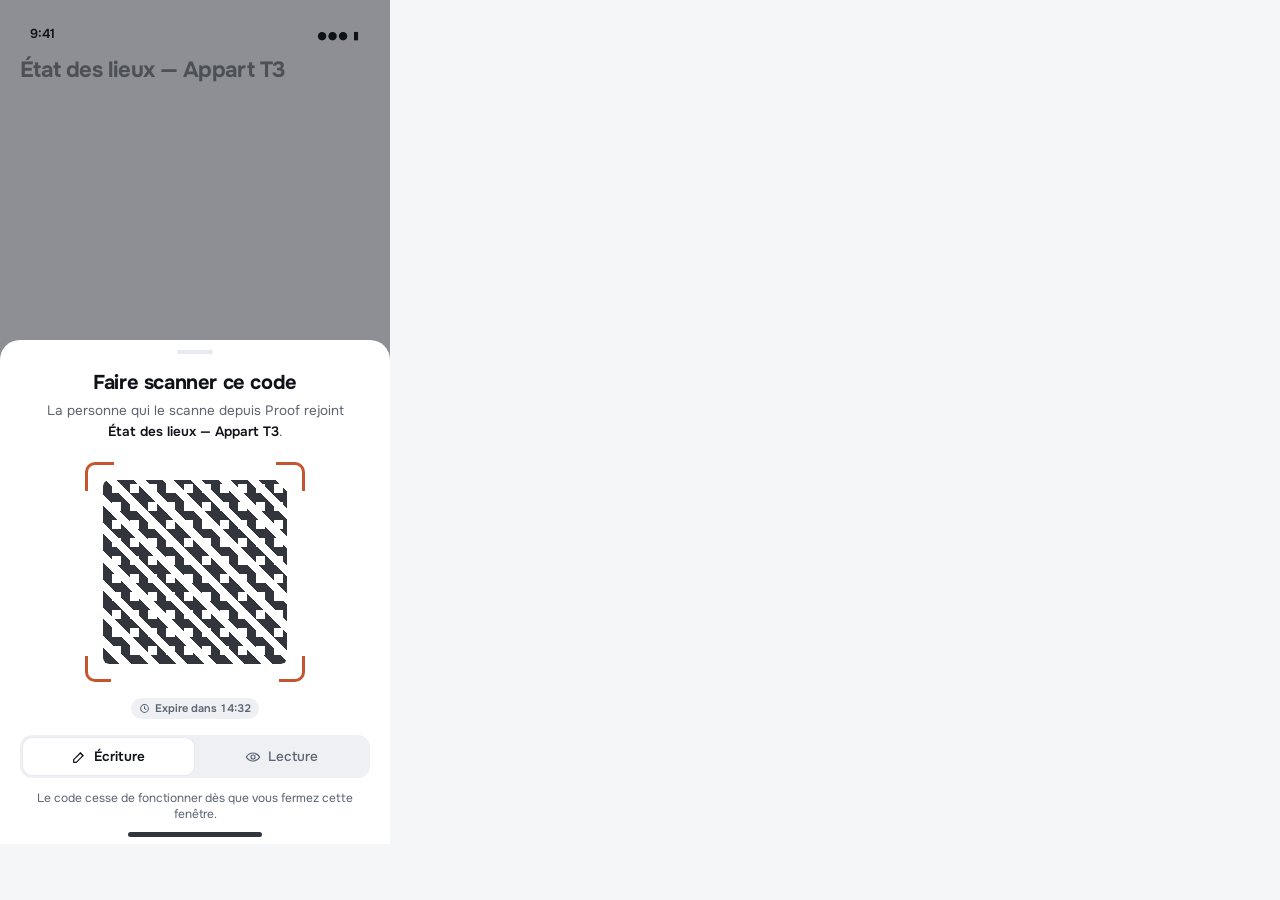
<file: screens/partage.html>
<!doctype html>
<html lang="fr">
<head>
<meta charset="utf-8">
<meta name="viewport" content="width=390">
<meta name="robots" content="noindex">
<title>Proof — Partage par QR code</title>
<link rel="stylesheet" href="https://fonts.googleapis.com/css2?family=Onest:wght@400;500;600;700&display=swap">
<link rel="stylesheet" href="screens.css">
</head>
<body>
<div class="scr">
  <div class="sbar"><span>9:41</span><i>●●● ▮</i></div>
  <div class="content"><h1 class="h1" style="opacity:.5;font-size:22px">État des lieux — Appart T3</h1></div>
  <div class="veil">
    <div class="bsheet" style="text-align:center">
      <div class="grip"></div>
      <span class="st">Faire scanner ce code</span>
      <div style="font-size:13.5px;color:var(--ink2);line-height:1.5;margin-top:6px">La personne qui le scanne depuis Proof rejoint<br><b style="color:var(--ink);font-weight:600">État des lieux — Appart T3</b>.</div>
      <div class="corners" style="width:220px;height:220px;margin:20px auto 0;padding:18px"><span class="c1"></span><span class="c2"></span>
        <div style="width:100%;height:100%;border-radius:6px;background:
          repeating-linear-gradient(90deg,var(--ink) 0 9px,transparent 9px 18px),
          repeating-linear-gradient(0deg,var(--ink) 0 9px,transparent 9px 18px);opacity:.85;
          -webkit-mask:repeating-linear-gradient(45deg,#000 0 12px,transparent 12px 20px);
          mask:repeating-linear-gradient(45deg,#000 0 12px,transparent 12px 20px)"></div></div>
      <div style="margin-top:16px"><span class="pill mu num"><svg width="11" height="11" viewBox="0 0 24 24" fill="none" stroke="currentColor" stroke-width="2.2" stroke-linecap="round" stroke-linejoin="round"><circle cx="12" cy="12" r="8.5"/><path d="M12 7.5V12l3 2"/></svg>Expire dans 14:32</span></div>
      <div class="seg" style="margin-top:16px;text-align:left"><div class="on"><svg width="16" height="16" viewBox="0 0 24 24" fill="none" stroke="currentColor" stroke-width="1.8" stroke-linecap="round" stroke-linejoin="round"><path d="M4 20h4l10-10-4-4L4 16z"/><path d="M14 6l4 4"/></svg>Écriture</div><div><svg width="16" height="16" viewBox="0 0 24 24" fill="none" stroke="currentColor" stroke-width="1.8" stroke-linecap="round" stroke-linejoin="round"><path d="M2 12s3.6-6 10-6 10 6 10 6-3.6 6-10 6-10-6-10-6z"/><circle cx="12" cy="12" r="3"/></svg>Lecture</div></div>
      <div style="font-size:12px;color:var(--ink2);margin-top:12px">Le code cesse de fonctionner dès que vous fermez cette fenêtre.</div>
      <div class="homebar"></div>
    </div>
  </div>
</div>
</body>
</html>
</file>
<file: assets/legal.css>
/* Legal pages (CGU, legal notice, privacy policy) on the Proof 2.0 design.
   Same tokens, header and footer as the landing page; the legal copy keeps its original markup. */
*, *::before, *::after { box-sizing: border-box; margin: 0; padding: 0; }

:root {
  --bg:     #F5F6F8;
  --card:   #FFFFFF;
  --grey:   #EEF0F4;
  --press:  #F7F8FA;
  --line:   #E8EAEF;
  --line2:  #F0F2F5;
  --ink:    #0F1219;
  --ink2:   #5B6472;
  --ink3:   #9AA1AD;
  --brand:  #C4552F;
  --brandL: #FBEDE8;
  --brandD: #B24B30;
  --r-card: 16px;
}

html { scroll-behavior: smooth; scroll-padding-top: 96px; }
body {
  background: var(--bg);
  color: var(--ink);
  font-family: 'Onest', system-ui, -apple-system, 'Segoe UI', sans-serif;
  -webkit-font-smoothing: antialiased;
  font-size: 15px;
  line-height: 1.6;
}
a { color: var(--brandD); text-decoration: none; }
a:hover { color: var(--brand); }
:focus-visible { outline: 2px solid var(--brand); outline-offset: 2px; border-radius: 4px; }

.wrap {
  max-width: 1080px; margin: 0 auto; padding: 0 20px;
  display: grid; grid-template-columns: 240px minmax(0, 1fr); column-gap: 48px;
}
.wrap > header, .page-header, .wrap > footer { grid-column: 1 / -1; }

/* ── Language: each page holds its French and English copy; only the one matching <html lang> shows ── */
.l10n { display: contents; }
html[lang="en"] body [lang="fr"], html[lang="fr"] body [lang="en"] { display: none !important; }
.translation-note { font-size: 13px; color: var(--ink2); margin-top: 6px; }

/* ── Header ── */
header {
  position: sticky; top: 0; z-index: 10;
  background: var(--bg);
  display: flex; align-items: center; justify-content: space-between; gap: 16px;
  padding: 18px 0;
  border-bottom: 1px solid var(--line);
}
.logo { display: block; line-height: 0; }
.logo img { height: 36px; width: auto; }
.back-link { display: inline-flex; align-items: center; gap: 6px; font-size: 14px; font-weight: 500; color: var(--ink2); }
.back-link:hover { color: var(--ink); }
.header-actions { display: flex; align-items: center; gap: 20px; }
.lang { display: flex; padding: 3px; gap: 2px; background: var(--grey); border-radius: 10px; }
.lang button {
  font: inherit; font-size: 12px; font-weight: 600;
  padding: 5px 10px; border-radius: 8px;
  border: 1px solid transparent; background: transparent; color: var(--ink2);
  cursor: pointer;
}
.lang button[aria-pressed="true"] { background: var(--card); border-color: var(--line); color: var(--ink); }

/* ── Title ── */
.page-header { padding: 56px 0 40px; }
.page-eyebrow {
  display: inline-flex; align-items: center;
  font-size: 12px; font-weight: 600; color: var(--ink2);
  padding: 5px 10px; border-radius: 999px;
  background: var(--card); border: 1px solid var(--line);
  margin-bottom: 20px;
}
h1 { font-size: clamp(34px, 4.6vw, 48px); font-weight: 700; letter-spacing: -1.5px; line-height: 1.05; }
.page-date { font-size: 13px; color: var(--ink2); margin-top: 14px; font-variant-numeric: tabular-nums; }

/* ── Table of contents: a register card, sticky beside the text ── */
.toc {
  align-self: start; position: sticky; top: 96px;
  background: var(--card); border: 1px solid var(--line); border-radius: var(--r-card);
  overflow: hidden; margin-bottom: 64px;
}
.toc-title {
  padding: 14px 16px 10px;
  font-size: 11px; font-weight: 600; letter-spacing: .07em; text-transform: uppercase; color: var(--ink2);
}
.toc-list { list-style: none; }
.toc-list a {
  display: flex; align-items: baseline; gap: 10px;
  padding: 10px 16px; border-top: 1px solid var(--line2);
  font-size: 13.5px; font-weight: 500; color: var(--ink);
}
.toc-list a:hover { background: var(--press); color: var(--ink); }
.toc-num { font-size: 12px; font-weight: 600; color: var(--ink3); font-variant-numeric: tabular-nums; flex: none; }

/* ── Text ── */
.content { min-width: 0; padding-bottom: 72px; }
/* A page without a table of contents (legal notice) reads in one column */
.wrap.no-toc { grid-template-columns: minmax(0, 1fr); }
.section { padding: 32px 0; border-top: 1px solid var(--line); }
.section:first-child { border-top: 0; padding-top: 0; }
.section-label {
  font-size: 11px; font-weight: 600; letter-spacing: .07em; text-transform: uppercase;
  color: var(--ink2); margin-bottom: 8px;
}
h2 { font-size: 24px; font-weight: 700; letter-spacing: -.6px; line-height: 1.2; margin-bottom: 14px; }
.content p { color: var(--ink2); margin-bottom: 12px; max-width: 680px; text-wrap: pretty; }
.content p:last-child { margin-bottom: 0; }
.content strong { font-weight: 600; }

.legal-list { list-style: none; margin: 4px 0 14px; max-width: 680px; }
.legal-list li { position: relative; padding-left: 18px; color: var(--ink2); margin-bottom: 6px; }
.legal-list li::before {
  content: ""; position: absolute; left: 2px; top: .65em;
  width: 6px; height: 6px; border-radius: 50%; background: var(--ink3);
}

.highlight-box {
  background: var(--brandL); border-radius: 14px;
  padding: 14px 16px; margin: 4px 0 14px; max-width: 680px;
}
.highlight-box p { color: var(--ink); margin-bottom: 0; }

/* Label / value rows (legal notice) */
.field-row {
  display: flex; gap: 16px; flex-wrap: wrap;
  padding: 12px 0; border-top: 1px solid var(--line2); max-width: 680px;
}
.field-row:last-child { border-bottom: 1px solid var(--line2); }
.field-label { flex: 0 0 200px; font-size: 13px; color: var(--ink2); }
.field-value { flex: 1; min-width: 200px; font-size: 14.5px; font-weight: 500; }

/* Tables (plans in the CGU, processors in the privacy policy) */
.plan-table, .processor-table {
  width: 100%; max-width: 680px; margin: 4px 0 16px;
  border-collapse: separate; border-spacing: 0;
  background: var(--card); border: 1px solid var(--line); border-radius: var(--r-card); overflow: hidden;
  font-size: 13.5px;
}
.plan-table th, .processor-table th {
  text-align: left; padding: 12px 14px;
  font-size: 11px; font-weight: 600; letter-spacing: .07em; text-transform: uppercase; color: var(--ink2);
  background: var(--press); border-bottom: 1px solid var(--line);
}
.plan-table td, .processor-table td { padding: 12px 14px; border-top: 1px solid var(--line2); color: var(--ink2); font-variant-numeric: tabular-nums; }
.plan-table tbody tr:first-child td, .processor-table tbody tr:first-child td { border-top: 0; }
.plan-name-cell, .processor-name { color: var(--ink) !important; font-weight: 600; }

/* GDPR rights cards (privacy policy) */
.rights-grid {
  display: grid; grid-template-columns: repeat(auto-fit, minmax(220px, 1fr)); gap: 10px;
  margin: 4px 0 16px; max-width: 680px;
}
.right-card { background: var(--card); border: 1px solid var(--line); border-radius: 14px; padding: 16px; }
.right-title { font-size: 14.5px; font-weight: 600; letter-spacing: -.1px; margin-bottom: 4px; }
.content .right-desc { font-size: 13px; line-height: 1.55; margin: 0; }

/* ── Footer (same as the landing page) ── */
footer {
  border-top: 1px solid var(--line); padding: 22px 0 32px;
  display: flex; align-items: center; justify-content: space-between; gap: 16px; flex-wrap: wrap;
  font-size: 12.5px; color: var(--ink2); font-variant-numeric: tabular-nums;
}
footer nav { display: flex; gap: 20px; flex-wrap: wrap; }
footer a { color: var(--ink2); }
footer a:hover, footer a[aria-current="page"] { color: var(--ink); }

@media (max-width: 860px) {
  .wrap { display: block; }
  .toc { position: static; margin-bottom: 40px; }
  .page-header { padding: 40px 0 28px; }
  .field-label { flex-basis: 100%; }
}

/* On a phone the logo alone leads home: the back link would push the language switch off screen */
@media (max-width: 520px) {
  .back-link { display: none; }
}
</file>
<file: screens/screens.css>
/* App screens shown inside the phone frames of the landing page.
   Tokens and components of the Proof 2.0 design system, trimmed to what the three screens use. */
:root{
  --bg:#F5F6F8; --card:#FFFFFF; --grey:#EEF0F4; --line:#E8EAEF; --line2:#F0F2F5;
  --ink:#0F1219; --ink2:#5B6472; --ink3:#9AA1AD;
  --brand:#C4552F; --brandL:#FBEDE8; --brandD:#B24B30;
  --ok:#1F9D63; --okL:#E6F5EE; --okD:#16784A;
  --warn:#D98B1F; --warnL:#FBF1E0; --warnD:#94580C;
  --bad:#C62F3A;
  --veil:rgba(15,18,25,.45);
  --r-card:16px; --r-ctl:12px; --r-sm:10px; --r-pill:999px; --gutter:20px;
}
*{box-sizing:border-box}
body{margin:0;background:var(--bg);color:var(--ink);font-family:'Onest',system-ui,-apple-system,'Segoe UI',sans-serif;
  -webkit-font-smoothing:antialiased;font-size:14px}
svg{display:block}
.num{font-variant-numeric:tabular-nums}

.card{background:var(--card);border:1px solid var(--line);border-radius:var(--r-card)}
.grp{background:var(--card);border:1px solid var(--line);border-radius:var(--r-card);overflow:hidden}

.it{display:flex;align-items:center;gap:12px;padding:13px 14px;border-bottom:1px solid var(--line2)}
.it:last-child{border-bottom:0}
.it .t{flex:1;min-width:0}
.it .n{font-size:14.5px;font-weight:600;letter-spacing:-.1px;white-space:nowrap;overflow:hidden;text-overflow:ellipsis}
.it .s{font-size:12px;color:var(--ink2);margin-top:3px;white-space:nowrap;overflow:hidden;text-overflow:ellipsis}
.it .chev{color:var(--ink3);flex:none}
.it .end{font-size:12px;color:var(--ink3);flex:none;font-variant-numeric:tabular-nums}

.ic{width:40px;height:40px;border-radius:var(--r-ctl);background:var(--grey);color:var(--ink2);
  display:flex;align-items:center;justify-content:center;flex:none}
.ic.sm{width:36px;height:36px;border-radius:11px}
.ic.ok{background:var(--okL);color:var(--okD)} .ic.warn{background:var(--warnL);color:var(--warnD)}
.ic.act{background:var(--brandL);color:var(--brandD)} .ic.white{background:var(--card);color:var(--brandD)}

.pill{display:inline-flex;align-items:center;gap:5px;font-size:11px;font-weight:600;padding:4px 8px;
  border-radius:var(--r-pill);white-space:nowrap;flex:none;line-height:1.2}
.pill.mu{background:var(--grey);color:var(--ink2)} .pill.ok{background:var(--okL);color:var(--okD)}
.pill.warn{background:var(--warnL);color:var(--warnD)} .pill.act{background:var(--brandL);color:var(--brandD)}

.chip{display:inline-flex;align-items:center;gap:6px;font-size:12px;font-weight:500;color:var(--ink2);
  padding:6px 10px;border-radius:var(--r-pill);background:var(--grey);white-space:nowrap}

.btn{display:flex;align-items:center;justify-content:center;gap:8px;border-radius:var(--r-ctl);
  padding:15px;font-size:15px;font-weight:600;background:var(--brand);color:#fff;border:1px solid var(--brand);
  text-align:center;white-space:nowrap}
.btn.sm{padding:8px 12px;font-size:13px;border-radius:var(--r-sm);display:inline-flex}
.link{font-size:13px;font-weight:500;color:var(--brandD)}

.qa{display:flex;flex-direction:column;align-items:center;gap:8px;width:76px}
.qa .c{width:52px;height:52px;border-radius:50%;background:var(--grey);color:var(--ink);
  display:flex;align-items:center;justify-content:center}
.qa .c.p{background:var(--brand);color:#fff}
.qa span:last-child{font-size:11.5px;font-weight:500;text-align:center;line-height:1.2;color:var(--ink2)}
.qa.main span:last-child{color:var(--ink);font-weight:600}
.icbtn{width:38px;height:38px;border-radius:50%;background:var(--card);border:1px solid var(--line);
  display:flex;align-items:center;justify-content:center;color:var(--ink);position:relative;flex:none}
.icbtn.bare{border-color:transparent;background:transparent}
.badge{position:absolute;top:-3px;right:-3px;min-width:17px;height:17px;border-radius:9px;background:var(--bad);
  color:#fff;font-size:9.5px;font-weight:700;display:flex;align-items:center;justify-content:center;
  padding:0 4px;border:2px solid var(--bg)}
.avatar{width:38px;height:38px;border-radius:50%;background:var(--ink);color:#fff;font-size:12px;font-weight:600;
  display:flex;align-items:center;justify-content:center;letter-spacing:.02em;flex:none}
.avatar.sm{width:36px;height:36px;background:var(--grey);color:var(--ink2)}

.dots{display:flex;gap:4px;flex:none}
.dot{width:22px;height:22px;border-radius:50%;display:flex;align-items:center;justify-content:center;
  font-size:8px;font-weight:700;letter-spacing:.02em}
.dot.ok{background:var(--okL);color:var(--okD);box-shadow:inset 0 0 0 1px rgba(31,157,99,.35)}
.dot.warn{background:var(--warnL);color:var(--warnD);box-shadow:inset 0 0 0 1px rgba(217,139,31,.4)}

.seg{display:flex;background:var(--grey);border-radius:var(--r-ctl);padding:3px;gap:3px}
.seg > div{flex:1;display:flex;align-items:center;justify-content:center;gap:7px;padding:10px;border-radius:9px;
  font-size:13.5px;font-weight:500;color:var(--ink2)}
.seg > div.on{background:var(--card);color:var(--ink);font-weight:600;box-shadow:0 0 0 1px var(--line)}

.todo,.ban{border-radius:14px;padding:13px 14px;display:flex;align-items:center;gap:12px;background:var(--brandL)}
.todo .t,.ban .t{flex:1;min-width:0}
.todo .t b{display:block;font-size:14px;font-weight:600}
.todo .t span{display:block;font-size:12px;color:var(--ink2);margin-top:2px;white-space:nowrap;overflow:hidden;text-overflow:ellipsis}
.ban .o{display:block;font-size:10.5px;font-weight:600;letter-spacing:.06em;text-transform:uppercase;color:var(--brandD)}
.ban .l{display:block;font-size:14px;font-weight:600;margin-top:2px;color:var(--ink)}

.sec{display:flex;justify-content:space-between;align-items:baseline;gap:8px;margin:24px 0 10px}
.sec h3{font-size:16px;font-weight:600;margin:0;letter-spacing:-.2px}
.sec .cnt{font-size:14px;font-weight:500;color:var(--ink3);margin-left:6px;font-variant-numeric:tabular-nums}

.track{height:6px;background:var(--grey);border-radius:3px;overflow:hidden}
.track > i{display:block;height:100%;background:var(--brand);border-radius:3px}

/* Screen frame: 390 x 844, scaled down by the landing page */
.scr{width:390px;height:844px;display:flex;flex-direction:column;background:var(--bg);overflow:hidden;position:relative}
.sbar{flex:none;height:48px;display:flex;justify-content:space-between;align-items:flex-end;padding:0 30px 6px;
  font-size:13px;font-weight:600}
.sbar i{font-style:normal;letter-spacing:1px;font-size:11px}
.content{flex:1;overflow:hidden;padding:10px var(--gutter) 0}
.appbar{flex:none;display:flex;align-items:center;gap:4px;padding:2px 12px 6px}
.appbar .ttl{flex:1}
.h1{font-size:26px;font-weight:700;letter-spacing:-.6px;line-height:1.1;margin:0}
.bottombar{flex:none;background:var(--card);border-top:1px solid var(--line);padding:12px var(--gutter) 0}
.tabs{flex:none;background:var(--card);border-top:1px solid var(--line)}
.tabs .r{display:flex;height:58px}
.tabs .r > div{flex:1;display:flex;flex-direction:column;align-items:center;justify-content:center;gap:4px;
  font-size:10.5px;font-weight:500;color:var(--ink3)}
.tabs .r > div.on{color:var(--ink);font-weight:600}
.homebar{flex:none;height:22px;display:flex;align-items:flex-end;justify-content:center;padding-bottom:7px}
.homebar::after{content:"";width:134px;height:5px;border-radius:3px;background:var(--ink);opacity:.85}
.veil{position:absolute;inset:0;background:var(--veil);display:flex;flex-direction:column;justify-content:flex-end}
.bsheet{background:var(--card);border-radius:20px 20px 0 0;padding:10px var(--gutter) 0}
.bsheet .grip{width:36px;height:4px;border-radius:2px;background:var(--line);margin:0 auto 16px}
.bsheet .st{font-size:20px;font-weight:700;letter-spacing:-.4px}
.corners{position:relative}
.corners::before,.corners::after,.corners > .c1,.corners > .c2{content:"";position:absolute;width:26px;height:26px;border:3px solid var(--brand)}
.corners::before{top:0;left:0;border-right:0;border-bottom:0;border-radius:10px 0 0 0}
.corners::after{top:0;right:0;border-left:0;border-bottom:0;border-radius:0 10px 0 0}
.corners > .c1{bottom:0;left:0;border-right:0;border-top:0;border-radius:0 0 0 10px}
.corners > .c2{bottom:0;right:0;border-left:0;border-top:0;border-radius:0 0 10px 0}
</file>
